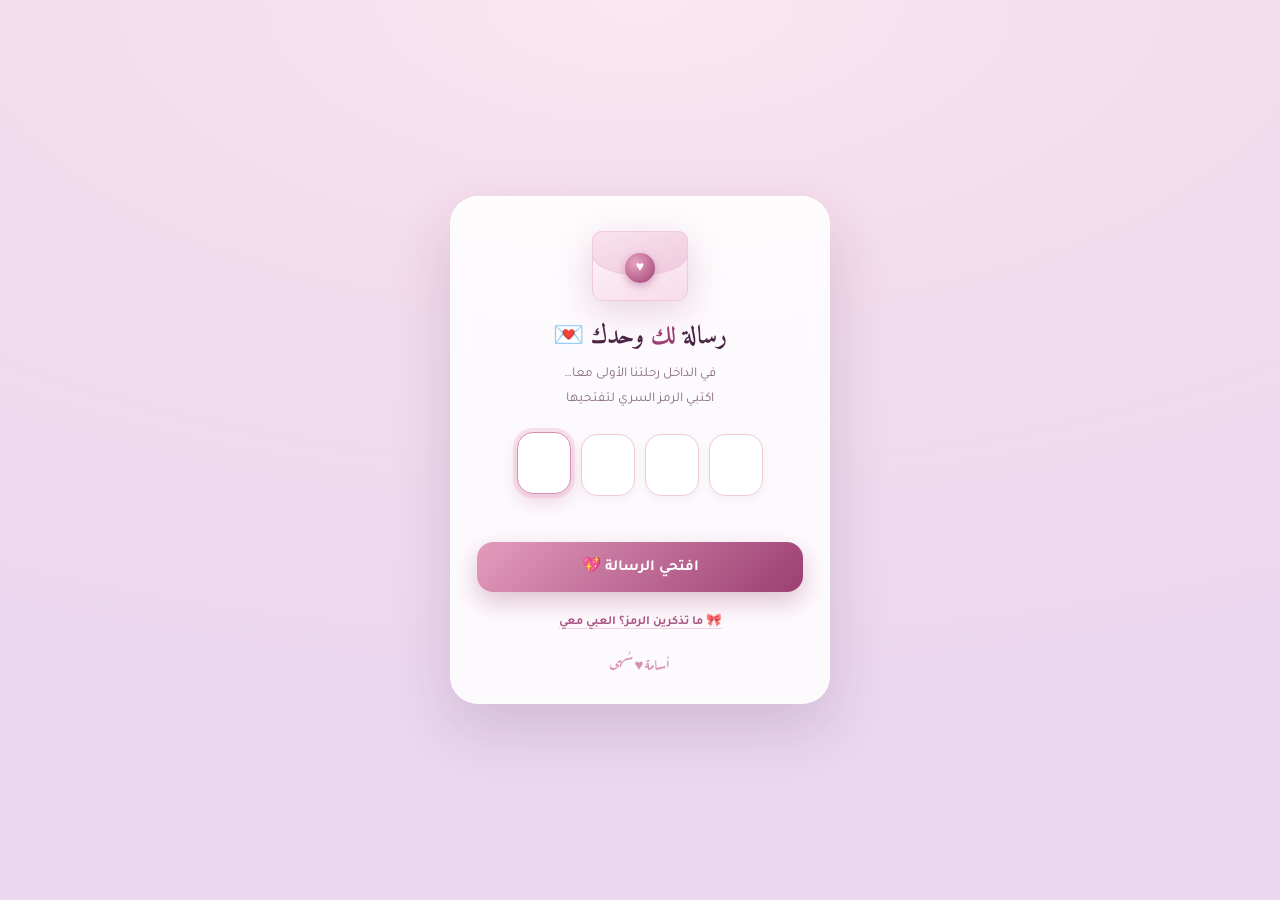
<file: honeymoon/index.html>
<!DOCTYPE html>
<html lang="ar" dir="rtl">
<head>
<meta charset="UTF-8">
<meta name="viewport" content="width=device-width, initial-scale=1.0, viewport-fit=cover">
<meta name="robots" content="noindex, nofollow">
<title>رسالة لك 💌</title>
<meta name="theme-color" content="#F6E4EE">
<link rel="preconnect" href="https://fonts.googleapis.com">
<link rel="preconnect" href="https://fonts.gstatic.com" crossorigin>
<link href="https://fonts.googleapis.com/css2?family=Amiri:wght@400;700&family=Aref+Ruqaa:wght@700&family=Tajawal:wght@300;400;500;700;900&display=swap" rel="stylesheet">
<style>
  :root{
    --ink:#4A2545; --ink-soft:rgba(74,37,69,.66);
    --gold:#D68FB0; --gold-soft:#F0C9DE;
    --ivory:#FDF4F8; --ivory-2:#F6E4EE;
    --wine:#9C3F72; --sage:#B79FDB;
    --line:rgba(74,37,69,.12);
  }
  *{box-sizing:border-box;margin:0;padding:0;-webkit-tap-highlight-color:transparent}
  html,body{height:100%}
  body{
    font-family:'Tajawal',sans-serif; color:var(--ink);
    background:
      radial-gradient(120% 80% at 50% 0%, #FBE6F1 0%, #F3DCEC 40%, #EBD7F0 100%);
    display:flex; align-items:center; justify-content:center;
    padding:22px; overflow:hidden; position:relative;
  }

  /* floating hearts */
  .hearts{position:fixed; inset:0; pointer-events:none; overflow:hidden; z-index:0}
  .hearts span{
    position:absolute; bottom:-40px; font-size:16px; opacity:0;
    animation:rise linear infinite;
  }
  @keyframes rise{
    0%{transform:translateY(0) scale(.7) rotate(0deg); opacity:0}
    12%{opacity:.75}
    100%{transform:translateY(-108vh) scale(1.05) rotate(22deg); opacity:0}
  }
  @media (prefers-reduced-motion:reduce){ .hearts{display:none} }

  /* card */
  .card{
    position:relative; z-index:1; width:100%; max-width:380px;
    background:rgba(255,255,255,.86);
    backdrop-filter:blur(10px); -webkit-backdrop-filter:blur(10px);
    border:1px solid rgba(255,255,255,.9);
    border-radius:28px; padding:34px 26px 28px;
    text-align:center;
    box-shadow:0 24px 60px rgba(74,37,69,.16), 0 2px 0 rgba(255,255,255,.9) inset;
    animation:pop .6s cubic-bezier(.34,1.4,.64,1);
  }
  @keyframes pop{from{opacity:0;transform:translateY(18px) scale(.96)}to{opacity:1;transform:none}}

  /* envelope */
  .env{
    width:96px; height:70px; margin:0 auto 20px; position:relative;
    filter:drop-shadow(0 10px 18px rgba(156,63,114,.22));
  }
  .env .body{
    position:absolute; inset:0; border-radius:10px;
    background:linear-gradient(160deg,#FFF6FA,#F7DCEA);
    border:1.5px solid var(--gold-soft);
  }
  .env .flap{
    position:absolute; left:0; right:0; top:0; height:44px;
    background:linear-gradient(160deg,#F9E3EE,#EFC9DC);
    border:1.5px solid var(--gold-soft);
    border-radius:10px 10px 46% 46%;
    transform-origin:top center; transition:transform .7s cubic-bezier(.5,-0.2,.3,1.3);
  }
  .env .seal{
    position:absolute; left:50%; top:52%; transform:translate(-50%,-50%);
    width:30px; height:30px; border-radius:50%;
    background:radial-gradient(circle at 35% 32%, #E9A4C2, var(--wine));
    color:#fff; font-size:14px; display:flex; align-items:center; justify-content:center;
    box-shadow:0 3px 8px rgba(156,63,114,.4); z-index:2;
    transition:transform .5s ease, opacity .5s ease;
  }
  body.opened .env .flap{transform:rotateX(-172deg)}
  body.opened .env .seal{transform:translate(-50%,-50%) scale(.2) rotate(160deg); opacity:0}

  h1{font-family:'Amiri',serif; font-size:25px; font-weight:700; margin-bottom:7px; line-height:1.35}
  h1 em{font-style:normal; color:var(--wine)}
  .sub{font-size:13.5px; color:var(--ink-soft); line-height:1.85; margin-bottom:22px}

  /* pin */
  .pin{display:flex; gap:10px; justify-content:center; direction:ltr; margin-bottom:8px}
  .pin input{
    width:54px; height:62px; text-align:center;
    font-family:'Amiri',serif; font-size:26px; font-weight:700; color:var(--wine);
    background:#fff; border:1.6px solid var(--gold-soft); border-radius:16px;
    outline:none; transition:.2s; box-shadow:0 3px 10px rgba(74,37,69,.06);
    -moz-appearance:textfield;
  }
  .pin input::-webkit-outer-spin-button,.pin input::-webkit-inner-spin-button{-webkit-appearance:none;margin:0}
  .pin input:focus{
    border-color:var(--gold); transform:translateY(-2px);
    box-shadow:0 8px 18px rgba(214,143,176,.34), 0 0 0 4px rgba(240,201,222,.5);
  }
  .pin input.filled{background:#FFF8FC; border-color:var(--gold)}
  body.wrong .pin{animation:shake .45s}
  @keyframes shake{
    0%,100%{transform:translateX(0)} 20%{transform:translateX(-9px)}
    40%{transform:translateX(9px)} 60%{transform:translateX(-6px)} 80%{transform:translateX(6px)}
  }
  body.wrong .pin input{border-color:#E2799C}

  .msg{min-height:22px; font-size:12.5px; color:var(--ink-soft); margin:6px 0 16px; transition:.2s}
  .msg.err{color:#C2456F; font-weight:700}
  .msg.ok{color:#3E9E7A; font-weight:700}

  button.go{
    width:100%; padding:14px; border:none; border-radius:16px; cursor:pointer;
    font-family:'Tajawal',sans-serif; font-size:15.5px; font-weight:700; color:#fff;
    background:linear-gradient(135deg,#E39CBC,var(--wine));
    box-shadow:0 10px 24px rgba(156,63,114,.3);
    transition:transform .15s, box-shadow .2s, opacity .2s;
  }
  button.go:hover{transform:translateY(-2px); box-shadow:0 14px 30px rgba(156,63,114,.36)}
  button.go:active{transform:translateY(0)}
  button.go:disabled{opacity:.6; cursor:default; transform:none}

  .foot{margin-top:16px; font-family:'Aref Ruqaa',serif; font-size:15px; color:var(--gold)}

  /* ---- memory game ---- */
  .playlink{
    display:block; width:100%; margin-top:14px; background:none; border:none; cursor:pointer;
    font-family:'Tajawal',sans-serif; font-size:12.5px; font-weight:700; color:var(--wine);
    opacity:.85; text-decoration:underline; text-underline-offset:4px;
    text-decoration-color:var(--gold-soft); padding:6px;
  }
  .playlink[hidden]{display:none}   /* explicit display would otherwise beat [hidden] */
  .playlink:hover{opacity:1}
  .game[hidden]{display:none}
  .game{margin-top:6px; animation:pop .45s cubic-bezier(.34,1.4,.64,1)}
  .g-bar{height:5px; border-radius:999px; background:var(--ivory-2); overflow:hidden; margin-bottom:10px}
  .g-bar i{display:block; height:100%; width:0; border-radius:999px;
    background:linear-gradient(90deg,#E39CBC,var(--wine)); transition:width .45s cubic-bezier(.34,1.2,.64,1)}
  .g-step{font-size:11.5px; color:var(--ink-soft); letter-spacing:.12em; margin-bottom:10px}
  .g-q{font-family:'Amiri',serif; font-size:19px; font-weight:700; line-height:1.5; margin-bottom:14px}
  .g-opts{display:flex; flex-direction:column; gap:8px}
  .g-opt{
    width:100%; padding:12px 14px; border-radius:14px; cursor:pointer;
    font-family:'Tajawal',sans-serif; font-size:13.5px; font-weight:700; color:var(--ink);
    background:#fff; border:1.6px solid var(--gold-soft); transition:.18s; text-align:center;
  }
  .g-opt:hover{border-color:var(--gold); transform:translateY(-1px)}
  .g-opt.right{background:#EAF8F1; border-color:#3E9E7A; color:#2C7A5C}
  .g-opt.wrong{background:#FDECF2; border-color:#E2799C; color:#C2456F; animation:shake .4s}
  .g-opt:disabled{cursor:default; transform:none}
  .g-love{font-size:13.5px; line-height:1.9; color:var(--ink); margin:2px 0 12px}
  .g-hint{
    display:flex; gap:9px; align-items:flex-start; text-align:right;
    background:linear-gradient(135deg,#FFF6E6,#FDEBF3);
    border:1.5px dashed var(--gold); border-radius:16px; padding:12px 14px;
    font-size:13px; font-weight:700; color:#8A5B2E; margin-bottom:14px;
  }
  .g-bulb{flex:0 0 auto; font-size:16px}
  .g-done-h{font-family:'Amiri',serif; font-size:20px; font-weight:700; color:var(--wine); margin-bottom:12px}
  .g-hints{list-style:none; text-align:right; margin-bottom:14px}
  .g-hints li{
    font-size:12.5px; color:var(--ink-soft); line-height:1.8; padding:7px 12px; margin-bottom:6px;
    background:var(--ivory); border-radius:12px; border-right:3px solid var(--gold-soft);
  }
  .g-hints li.last{color:var(--wine); font-weight:700; border-right-color:var(--wine); background:#FFF3F9}

  /* ---- slide to open ---- */
  .slide[hidden]{display:none}
  .slide{margin-top:4px;animation:slideIn .45s cubic-bezier(.34,1.4,.64,1)}
  @keyframes slideIn{from{opacity:0;transform:translateY(10px)}to{opacity:1;transform:none}}
  .slide-track{
    --p:0;                                   /* 0 -> 1 as she drags */
    position:relative; height:60px; border-radius:30px; overflow:hidden;
    background:linear-gradient(90deg,
      color-mix(in srgb,#E39CBC calc(var(--p)*100%),#F7E4EE) 0%,
      #F7E4EE 100%);
    border:1.5px solid var(--gold-soft);
    box-shadow:inset 0 2px 6px rgba(156,63,114,.10);
    display:flex; align-items:center; justify-content:center;
    touch-action:none; user-select:none;
  }
  .slide-hint{
    font-size:13.5px; font-weight:700; color:var(--wine); pointer-events:none;
    opacity:calc(1 - var(--p) * 1.6);
    background:linear-gradient(90deg,rgba(156,63,114,.45),var(--wine),rgba(156,63,114,.45));
    background-size:220% 100%;
    -webkit-background-clip:text; background-clip:text; -webkit-text-fill-color:transparent;
    animation:shine 2.4s linear infinite;
  }
  @keyframes shine{from{background-position:220% 0}to{background-position:-20% 0}}
  .slide-knob{
    position:absolute; top:4px; right:4px; width:52px; height:52px; border-radius:50%;
    border:none; cursor:grab; font-size:22px; line-height:1;
    background:radial-gradient(circle at 34% 30%,#F4B9D2,var(--wine));
    color:#fff; box-shadow:0 6px 16px rgba(156,63,114,.42);
    display:flex; align-items:center; justify-content:center;
    touch-action:none; transition:box-shadow .2s;
  }
  .slide-knob:active,.slide-knob.grab{cursor:grabbing; box-shadow:0 8px 22px rgba(156,63,114,.6)}
  .slide-knob:focus-visible{outline:3px solid var(--wine); outline-offset:3px}
  .slide.done .slide-hint{opacity:0}
  @media (prefers-reduced-motion:reduce){ .slide-hint{animation:none} }

  /* loading */
  .spin{
    display:none; width:18px; height:18px; margin:0 auto;
    border:2.5px solid rgba(255,255,255,.45); border-top-color:#fff; border-radius:50%;
    animation:spin .8s linear infinite;
  }
  @keyframes spin{to{transform:rotate(360deg)}}
  body.loading .spin{display:block}
  body.loading .go-text{display:none}

  /* success burst */
  .burst{position:fixed; inset:0; pointer-events:none; z-index:5; display:none}
  body.opened .burst{display:block}
  .burst i{
    position:absolute; left:50%; top:50%; font-size:20px; font-style:normal;
    animation:burst .9s ease-out forwards;
  }
  @keyframes burst{
    from{transform:translate(-50%,-50%) scale(.4); opacity:1}
    to{transform:translate(calc(-50% + var(--dx)), calc(-50% + var(--dy))) scale(1.1); opacity:0}
  }
  @media(max-width:360px){ .pin input{width:48px;height:56px;font-size:23px} }
</style>
</head>
<body>

<div class="hearts" id="hearts" aria-hidden="true"></div>
<div class="burst" id="burst" aria-hidden="true"></div>

<main class="card">
  <div class="env" aria-hidden="true">
    <div class="body"></div>
    <div class="flap"></div>
    <div class="seal">♥</div>
  </div>

  <h1>رسالة <em>لك</em> وحدك 💌</h1>
  <p class="sub">في الداخل رحلتنا الأولى معا…<br>اكتبي الرمز السري لتفتحيها</p>

  <form id="form" autocomplete="off">
    <div class="pin" id="pin">
      <input type="tel" inputmode="numeric" maxlength="1" aria-label="الرقم الأول">
      <input type="tel" inputmode="numeric" maxlength="1" aria-label="الرقم الثاني">
      <input type="tel" inputmode="numeric" maxlength="1" aria-label="الرقم الثالث">
      <input type="tel" inputmode="numeric" maxlength="1" aria-label="الرقم الرابع">
    </div>
    <div class="msg" id="msg" role="status" aria-live="polite"></div>
    <button class="go" id="go" type="submit">
      <span class="go-text">افتحي الرسالة 💖</span>
      <span class="spin"></span>
    </button>
  </form>

  <!-- shown once the code is right: drag the seal across to open the letter -->
  <div class="slide" id="slide" hidden>
    <div class="slide-track" id="slideTrack">
      <span class="slide-hint">اسحبي لفتح الرسالة</span>
      <button class="slide-knob" id="slideKnob" type="button"
              aria-label="اسحبي لفتح الرسالة" role="slider"
              aria-valuemin="0" aria-valuemax="100" aria-valuenow="0">💌</button>
    </div>
  </div>

  <button class="playlink" id="playLink" type="button">🎀 ما تذكرين الرمز؟ العبي معي</button>

  <!-- little memory game: each right answer gives a hint about the code -->
  <div class="game" id="game" hidden>
    <div class="g-bar"><i id="gBar"></i></div>
    <div class="g-step" id="gStep"></div>

    <div id="gAsk">
      <div class="g-q" id="gQ"></div>
      <div class="g-opts" id="gOpts"></div>
    </div>

    <div id="gFeed" hidden>
      <div class="g-love" id="gLove"></div>
      <div class="g-hint"><span class="g-bulb">💡</span><span id="gHint"></span></div>
      <button class="go" id="gNext" type="button">التالي ←</button>
    </div>

    <div id="gDone" hidden>
      <div class="g-done-h">كل التلميحات معك الحين 💕</div>
      <ul class="g-hints" id="gHints"></ul>
      <button class="go" id="gGo" type="button">أدخلي الرمز 💌</button>
    </div>

    <button class="playlink" id="gClose" type="button">↩ رجوع للرمز</button>
  </div>

  <div class="foot">أسامة ♥ سُهى</div>
</main>

<script>
'use strict';
const ITER = 300000, ENC_URL = 'journey.enc', KEEP = 'hm_open';

const $ = id => document.getElementById(id);
const ar = n => String(n).replace(/[0-9]/g, d => '\u0660\u0661\u0662\u0663\u0664\u0665\u0666\u0667\u0668\u0669'[d]);
const pin = [...$('pin').querySelectorAll('input')];
const msg = $('msg'), go = $('go'), form = $('form');

/* ---- floating hearts ---- */
(function(){
  const wrap = $('hearts'), glyphs = ['💗','💖','🤍','💕','🌸','✨'];
  for (let i = 0; i < 16; i++){
    const s = document.createElement('span');
    s.textContent = glyphs[i % glyphs.length];
    s.style.left = Math.random()*100 + '%';
    s.style.fontSize = (12 + Math.random()*14) + 'px';
    s.style.animationDuration = (9 + Math.random()*9) + 's';
    s.style.animationDelay = (Math.random()*10) + 's';
    wrap.appendChild(s);
  }
})();

/* ---- pin box behaviour: auto-advance, backspace, paste ---- */
pin.forEach((box, i) => {
  box.addEventListener('input', () => {
    box.value = box.value.replace(/\D/g,'').slice(0,1);
    box.classList.toggle('filled', !!box.value);
    clearError();
    if (box.value && i < pin.length-1) pin[i+1].focus();
    if (pin.every(b => b.value)) form.requestSubmit();
  });
  box.addEventListener('keydown', e => {
    if (e.key === 'Backspace' && !box.value && i > 0){ pin[i-1].focus(); pin[i-1].value=''; pin[i-1].classList.remove('filled'); }
    if (e.key === 'ArrowLeft'  && i > 0) pin[i-1].focus();
    if (e.key === 'ArrowRight' && i < pin.length-1) pin[i+1].focus();
  });
  box.addEventListener('paste', e => {
    const d = (e.clipboardData.getData('text')||'').replace(/\D/g,'').slice(0,4);
    if (!d) return;
    e.preventDefault();
    d.split('').forEach((ch,k) => { if (pin[k]){ pin[k].value=ch; pin[k].classList.add('filled'); } });
    (pin[d.length] || pin[3]).focus();
    if (pin.every(b => b.value)) form.requestSubmit();
  });
});
setTimeout(() => pin[0].focus(), 400);

function clearError(){ document.body.classList.remove('wrong'); if (msg.classList.contains('err')){ msg.textContent=''; msg.className='msg'; } }
function showError(t){
  msg.textContent = t; msg.className = 'msg err';
  document.body.classList.add('wrong');
  setTimeout(() => document.body.classList.remove('wrong'), 500);
  pin.forEach(b => { b.value=''; b.classList.remove('filled'); });
  pin[0].focus();
  if (navigator.vibrate) try { navigator.vibrate([25,45,25]); } catch(e){}
}

/* ---- prefetch the sealed letter so unlocking feels instant ---- */
let blobPromise = null;
function getBlob(){
  if (!blobPromise){
    blobPromise = fetch(ENC_URL, { cache:'force-cache' })
      .then(r => { if (!r.ok) throw new Error('fetch'); return r.arrayBuffer(); })
      .catch(e => { blobPromise = null; throw e; });
  }
  return blobPromise;
}
getBlob().catch(()=>{});   // warm it up quietly

/* ---- decrypt: PBKDF2-SHA256 -> AES-GCM ---- */
async function unlock(code){
  const buf  = new Uint8Array(await getBlob());
  const salt = buf.slice(0, 16), iv = buf.slice(16, 28), data = buf.slice(28);
  const base = await crypto.subtle.importKey('raw', new TextEncoder().encode(code), 'PBKDF2', false, ['deriveKey']);
  const key  = await crypto.subtle.deriveKey(
    { name:'PBKDF2', salt, iterations:ITER, hash:'SHA-256' },
    base, { name:'AES-GCM', length:256 }, false, ['decrypt']);
  const plain = await crypto.subtle.decrypt({ name:'AES-GCM', iv }, key, data);
  return new TextDecoder().decode(plain);   // throws if the code is wrong
}

function celebrate(){
  const b = $('burst'), g = ['💖','💕','✨','🌸','💗','🤍'];
  for (let i = 0; i < 18; i++){
    const el = document.createElement('i');
    el.textContent = g[i % g.length];
    const a = (Math.PI*2) * (i/18), d = 90 + Math.random()*130;
    el.style.setProperty('--dx', Math.cos(a)*d + 'px');
    el.style.setProperty('--dy', Math.sin(a)*d + 'px');
    el.style.animationDelay = (Math.random()*.12) + 's';
    b.appendChild(el);
  }
}

/* Swap the whole document for the decrypted letter.
   document.write() is not used on purpose: with a payload this large the parser
   never gets around to running the letter's inline script, so the countdown and
   the interactions stay dead. Parsing it and re-creating the script nodes runs
   them deterministically. */
function install(html){
  const doc = new DOMParser().parseFromString(html, 'text/html');

  document.title = doc.title || document.title;
  document.head.querySelectorAll('style, link[rel="stylesheet"]').forEach(n => n.remove());
  Array.from(doc.head.children).forEach(n => {
    if (n.tagName === 'TITLE') return;
    document.head.appendChild(document.importNode(n, true));
  });

  const scripts = Array.from(doc.body.querySelectorAll('script'));
  scripts.forEach(s => s.remove());              // inert copies would never run
  document.body.className = doc.body.className;
  document.body.innerHTML = doc.body.innerHTML;

  scripts.forEach(old => {                       // re-created nodes DO run
    const s = document.createElement('script');
    Array.from(old.attributes).forEach(a => s.setAttribute(a.name, a.value));
    s.textContent = old.textContent;
    document.body.appendChild(s);
  });

  window.scrollTo(0, 0);
}

/* ---- memory game: every right answer earns a hint toward the code ---- */
const QUIZ = [
  { q:'اول شي… متى كان يوم زواجنا؟',
    opts:['٧ اغسطس ٢٠٢٦ — الجمعة','١٧ اغسطس ٢٠٢٦ — الاحد','٧ سبتمبر ٢٠٢٦ — الاثنين'], ans:0,
    love:'صح يا حياتي 💍 من ذاك اليوم وانا احسب نفسي اسعد رجل في الدنيا، وكل يوم يمر احبك اكثر من اللي قبله.',
    hint:'الرمز اربعة ارقام… وانت تعرفينها من دون ما تفكرين.' },

  { q:'وش اسم القاعة اللي تزوجنا فيها؟',
    opts:['قصر اللؤلؤة','قصر الماسة البيضاء','قاعة الاميرات'], ans:1,
    love:'صح 🤍 قصر الماسة البيضاء… والله ما شفت احد في القاعة غيرك، ولا اذكر من الليلة شي غير ابتسامتك.',
    hint:'مو من تاريخ، ولا من عيد ميلاد… شي ثاني تماما.' },

  { q:'وش اسم الفندق اللي نزلنا فيه بعد الزواج؟',
    opts:['Four Seasons','DoubleTree by Hilton','Marriott'], ans:1,
    love:'صح 🏨 اول مكان جمعنا لحالنا… وكانت اجمل ايام، ولا زلت اتذكر ضحكتك فيه.',
    hint:'ولا هو رقم بيت، ولا رقم سيارة.' },

  { q:'اكثر مدينة تحبينها؟',
    opts:['جدة','ابها','المدينة المنورة'], ans:2,
    love:'صح 🕌 المدينة المنورة… احب اني اعرف وش يريح قلبك، وان شاء الله نرجع لها سوا مرات ومرات.',
    hint:'شي تحملينه معك كل يوم وما تنسينه ابدا.' },

  { q:'اول لعبة لعبناها سوا؟',
    opts:['It Takes Two','Overcooked','Split Fiction'], ans:2,
    love:'صح 🎮 حتى في اللعب ما نفترق — نلعب سوا، ونكمل بعض، ونضحك لين ننسى الوقت.',
    hint:'لونه ما يهم… بس ما تطلعين من البيت بدونه 📱' },

  { q:'واكثر لعبة احبها انا؟',
    opts:['The Witcher 3','GTA V','Elden Ring'], ans:0,
    love:'صح 🐺 تعرفين حتى العابي… وهذا اللي يفرحني، انك تنتبهين لتفاصيلي الصغيرة.',
    hint:'صح، جوالك… فيه الرقم اللي ادور عليه.' },

  { q:'اكثر اكلة احبها انا؟',
    opts:['البامية','الكبسة','المندي'], ans:0,
    love:'صح 😋 تعرفينني اكثر من نفسي، وهذي اكثر حاجة تطمني — ان في شخص يعرفني عن ظهر قلب.',
    hint:'مو رقم جوالي انا… رقمك انت.' },

  { q:'وش اكثر شي اتمنى واود اني املكه؟',
    opts:['سيارة فخمة','بيت','مزرعة'], ans:1,
    love:'صح 🏡 بيت لنا… اكثر شي اتمناه اني اوفر لك بيت يجمعنا ونرتب فيه حياتنا سوا، عشان اطمن علينا وعلى مستقبلنا.',
    hint:'مو الرقم كامل… جزء منه بس.' },

  { q:'واخر سؤال… كم سنة ونحنا نحب بعض؟',
    opts:['سنة','سنتين','ثلاث سنوات'], ans:1,
    love:'سنتين 💗 مرينا فيها بصعوبات كثيرة وتجاوزناها سوا، وكل مرة نطلع منها اقوى واقرب. والجاي عمر كامل ان شاء الله.',
    hint:'اخر ٤ ارقام من رقم جوالك 💕 — هذا هو الرمز.' },
];

const game=$('game'), playLink=$('playLink');
let qi=0, earned=[];

function showGame(on){
  game.hidden = !on;
  form.hidden = on;
  playLink.hidden = on;
  if (on){ qi=0; earned=[]; renderQ(); }
}
function renderQ(){
  $('gAsk').hidden=false; $('gFeed').hidden=true; $('gDone').hidden=true;
  const item = QUIZ[qi];
  $('gStep').textContent = 'سؤال ' + ar(qi+1) + ' من ' + ar(QUIZ.length);
  $('gBar').style.width = (qi / QUIZ.length * 100) + '%';
  $('gQ').textContent = item.q;
  const box=$('gOpts'); box.innerHTML='';
  item.opts.forEach((text,i) => {
    const b=document.createElement('button');
    b.type='button'; b.className='g-opt'; b.textContent=text;
    b.addEventListener('click', () => answer(i, b));
    box.appendChild(b);
  });
}
function answer(i, btn){
  const item = QUIZ[qi];
  if (i !== item.ans){
    btn.classList.add('wrong'); btn.disabled = true;
    if (navigator.vibrate) try { navigator.vibrate([20,40,20]); } catch(e){}
    return;
  }
  btn.classList.add('right');
  [...$('gOpts').children].forEach(b => b.disabled = true);
  if (navigator.vibrate) try { navigator.vibrate([12,30,12,30,60]); } catch(e){}
  earned.push(item.hint);
  setTimeout(() => {
    $('gAsk').hidden = true; $('gFeed').hidden = false;
    $('gLove').textContent = item.love;
    $('gHint').textContent = item.hint;
    $('gBar').style.width = ((qi+1) / QUIZ.length * 100) + '%';
    $('gNext').textContent = (qi === QUIZ.length-1) ? 'خلصنا 💕' : 'التالي ←';
  }, 520);
}
$('gNext').addEventListener('click', () => {
  qi++;
  if (qi < QUIZ.length) renderQ(); else finishGame();
});
function finishGame(){
  $('gAsk').hidden=true; $('gFeed').hidden=true; $('gDone').hidden=false;
  $('gStep').textContent='';
  const ul=$('gHints'); ul.innerHTML='';
  earned.forEach((h,i) => {
    const li=document.createElement('li');
    li.textContent=h;
    if (i === earned.length-1) li.className='last';
    ul.appendChild(li);
  });
}
playLink.addEventListener('click', () => showGame(true));
$('gClose').addEventListener('click', () => showGame(false));
$('gGo').addEventListener('click', () => { showGame(false); pin[0].focus(); });

/* ---- slide-to-open: the code is right, now she drags the seal across ---- */
const slide = $('slide'), track = $('slideTrack'), knob = $('slideKnob');
let _pendingHtml = null, dragging = false, startX = 0, travel = 0, maxX = 0, opened = false;

function armSlider(html){
  _pendingHtml = html;
  form.hidden = true;                 // the keypad has done its job
  game.hidden = true; playLink.hidden = true;
  slide.hidden = false;
  msg.textContent = 'الرمز صحيح ✨ اسحبي الختم لتفتحيها';
  msg.className = 'msg ok';
  slide.appendChild(msg);             // keep the message under the slider
}
function setProgress(px){
  travel = Math.max(0, Math.min(maxX, px));
  const p = maxX ? travel / maxX : 0;
  knob.style.transform = 'translateX(' + (-travel) + 'px)';
  track.style.setProperty('--p', p.toFixed(3));
  knob.setAttribute('aria-valuenow', Math.round(p * 100));
}
function springBack(){ knob.style.transition = 'transform .3s cubic-bezier(.34,1.4,.64,1)';
  setProgress(0); setTimeout(() => { knob.style.transition = ''; }, 320); }
function completeSlide(){
  if (opened) return; opened = true;
  slide.classList.add('done');
  setProgress(maxX);
  if (navigator.vibrate) try { navigator.vibrate([12,28,12]); } catch(e){}
  reveal(_pendingHtml);
}
knob.addEventListener('pointerdown', e => {
  if (opened) return;
  e.preventDefault();
  dragging = true; startX = e.clientX;
  maxX = track.clientWidth - knob.offsetWidth - 8;
  knob.classList.add('grab');
  try { knob.setPointerCapture(e.pointerId); } catch(err){}
});
knob.addEventListener('pointermove', e => {
  if (!dragging || opened) return;
  setProgress(startX - e.clientX);          // RTL: drag leftwards
  if (travel >= maxX - 2) { dragging = false; completeSlide(); }
});
function endDrag(){
  if (!dragging || opened) return;
  dragging = false; knob.classList.remove('grab');
  if (travel >= maxX - 2) completeSlide(); else springBack();
}
knob.addEventListener('pointerup', endDrag);
knob.addEventListener('pointercancel', endDrag);
// keyboard: Enter/Space opens it too
knob.addEventListener('keydown', e => {
  if (e.key === 'Enter' || e.key === ' '){ e.preventDefault();
    maxX = track.clientWidth - knob.offsetWidth - 8; completeSlide(); }
});

function reveal(html){
  document.body.classList.add('opened');
  msg.textContent = 'أهلا بك يا سُهى 💕'; msg.className = 'msg ok';
  celebrate();
  if (navigator.vibrate) try { navigator.vibrate([15,40,15,40,60]); } catch(e){}
  setTimeout(() => install(html), 1150);
}

form.addEventListener('submit', async e => {
  e.preventDefault();
  const code = pin.map(b => b.value).join('');
  if (code.length < 4){ showError('اكتبي الأرقام الأربعة أولا 🌷'); return; }
  document.body.classList.add('loading'); go.disabled = true;
  msg.textContent = 'لحظة… أفتح لك الرسالة'; msg.className = 'msg';
  try {
    const html = await unlock(code);
    try { sessionStorage.setItem(KEEP, code); } catch(err){}
    document.body.classList.remove('loading');
    armSlider(html);          // right code — now the slide-to-open gesture
  } catch (err) {
    document.body.classList.remove('loading'); go.disabled = false;
    showError(err && err.message === 'fetch'
      ? 'تعذر تحميل الرسالة — تأكدي من الإنترنت 🥺'
      : 'الرمز غير صحيح… حاولي مرة ثانية 🥺');
  }
});

/* ---- already unlocked this session? open straight away ---- */
(async function resume(){
  let saved = null;
  try { saved = sessionStorage.getItem(KEEP); } catch(e){}
  if (!saved) return;
  try {
    const html = await unlock(saved);
    install(html);
  } catch(e){ try { sessionStorage.removeItem(KEEP); } catch(err){} }
})();
</script>
</body>
</html>
</file>
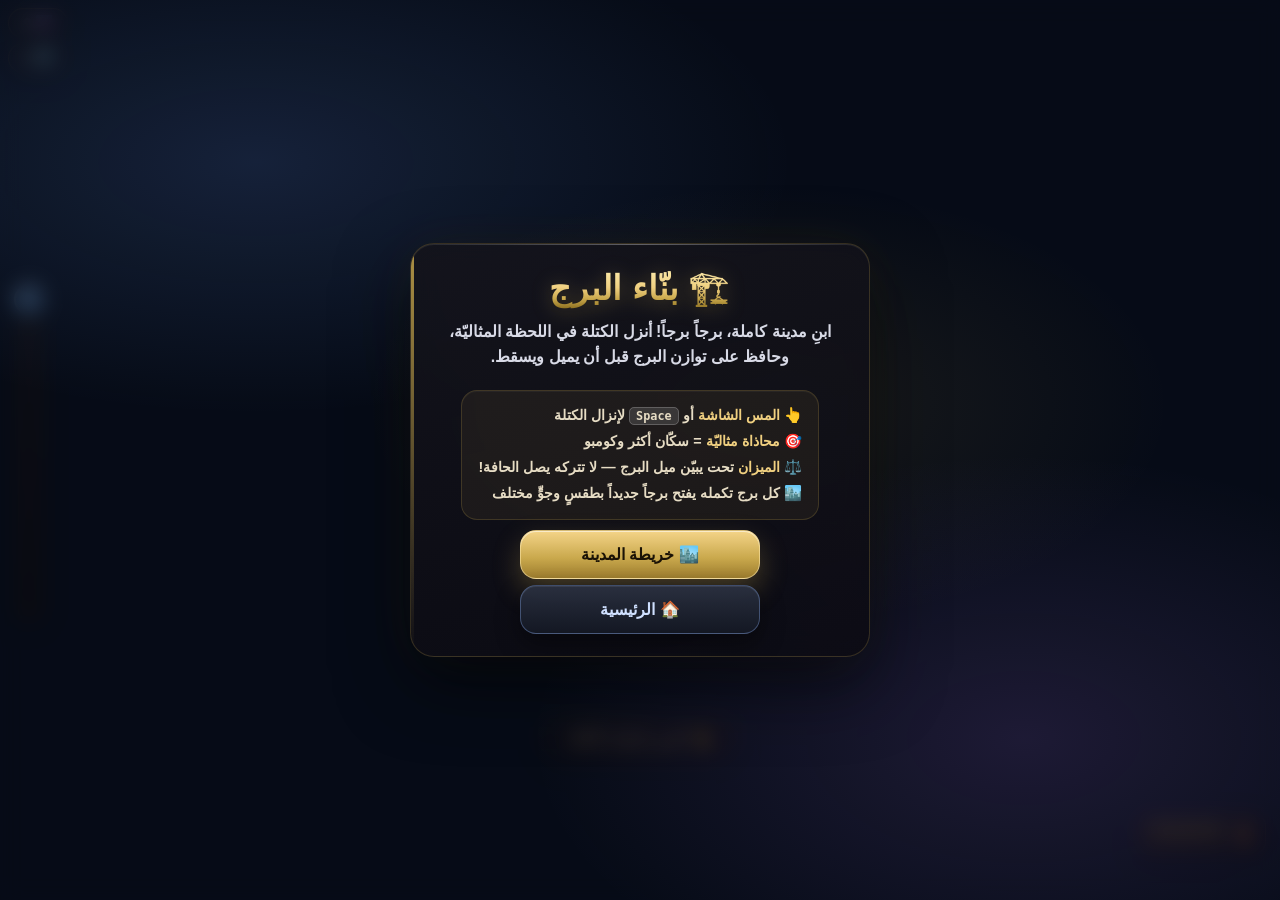
<file: borj.html>
<!DOCTYPE html>
<html lang="ar" dir="rtl">
<head>
<meta charset="UTF-8">
<meta name="viewport" content="width=device-width,initial-scale=1,maximum-scale=1,user-scalable=no,viewport-fit=cover">
<title>بنّاء البرج | Wanees</title>
<meta name="theme-color" content="#0a1a2e">
<meta name="description" content="ابنِ مدينة كاملة برجاً برجاً! أنزل الكتل في اللحظة المثاليّة، حافظ على توازن البرج، وافتح أبراجاً جديدة بأجواء وطقس مختلف.">
<link rel="manifest" href="manifest.json">
<link rel="icon" href="icon-192.png">
<style>
*{box-sizing:border-box;-webkit-tap-highlight-color:transparent}
html,body{margin:0;padding:0;height:100%;overflow:hidden;background:#0a1a2e;
  font-family:'Tajawal','Cairo','Segoe UI',sans-serif;user-select:none;-webkit-user-select:none;
  touch-action:none;overscroll-behavior:none;color:#fff}
#game{position:fixed;inset:0}
#cv{position:absolute;inset:0;width:100%;height:100%;display:block}

#hud{position:absolute;top:calc(8px + env(safe-area-inset-top,0));left:8px;right:8px;
  display:flex;justify-content:space-between;align-items:flex-start;gap:6px;
  pointer-events:none;z-index:5;color:#fff;text-shadow:0 2px 4px rgba(0,0,0,0.85);font-weight:800;flex-wrap:wrap}
.hud-col{display:flex;flex-direction:column;gap:5px}
.hud-col.right{align-items:flex-end}
.hud-pill{background:linear-gradient(165deg,rgba(20,20,28,0.85),rgba(12,12,20,0.8));
  border:1px solid rgba(201,168,76,0.45);
  border-radius:50px;padding:5px 14px;font-size:0.92rem;display:flex;gap:5px;align-items:center;
  backdrop-filter:blur(6px);-webkit-backdrop-filter:blur(6px);white-space:nowrap;
  box-shadow:0 6px 18px rgba(0,0,0,0.4),inset 0 1px 0 rgba(255,255,255,0.07)}
.hud-pill.combo{border-color:rgba(255,136,56,0.7);
  background:linear-gradient(165deg,rgba(70,30,8,0.85),rgba(40,16,4,0.8));animation:comboPulse 0.6s infinite}
@keyframes comboPulse{0%,100%{transform:scale(1)}50%{transform:scale(1.08)}}
/* Battery-style floor counter on the left edge */
#batteryWrap{position:absolute;left:12px;top:50%;transform:translateY(-50%);
  width:34px;display:flex;flex-direction:column;align-items:center;z-index:5;pointer-events:none;
  filter:drop-shadow(0 4px 10px rgba(0,0,0,0.5))}
#batteryCap{width:14px;height:5px;background:linear-gradient(180deg,#3a3a4a,#1a1a26);
  border:1px solid rgba(201,168,76,0.45);border-bottom:0;border-radius:3px 3px 0 0}
#batteryTarget{width:30px;height:30px;border-radius:50%;
  background:radial-gradient(circle at 35% 30%,#7ec0ff,#2a78c0 65%,#0e3a78);
  border:2px solid #cfe6ff;display:flex;align-items:center;justify-content:center;
  color:#fff;font-weight:900;font-size:0.95rem;font-family:'Tajawal',sans-serif;
  box-shadow:0 3px 0 #0a2a55,0 0 14px rgba(126,192,255,0.4),inset 0 1px 0 rgba(255,255,255,0.45);
  margin:-2px 0 4px}
#batteryBody{width:22px;flex-grow:0;height:42vh;max-height:300px;
  background:linear-gradient(180deg,#1a1a26,#0a0a14);
  border:2px solid rgba(201,168,76,0.55);border-radius:5px;
  box-shadow:inset 0 2px 6px rgba(0,0,0,0.7);position:relative;overflow:hidden;padding:2px}
#batterySegs{position:absolute;left:2px;right:2px;bottom:2px;top:2px;
  display:flex;flex-direction:column-reverse;gap:2px}
.bat-seg{flex:1;border-radius:2px;background:rgba(255,255,255,0.05)}
.bat-seg.on{background:linear-gradient(90deg,#ffce5a 0%,#ffe48a 40%,#aa6810 100%);
  box-shadow:inset 0 1px 0 rgba(255,255,255,0.5),0 0 6px rgba(255,206,90,0.4)}
.bat-seg.peak{background:linear-gradient(90deg,#ff8030 0%,#ffd060 40%,#aa3000 100%)}
@media (max-width:480px){#batteryWrap{left:8px}#batteryTarget{width:26px;height:26px;font-size:0.85rem}#batteryBody{width:18px;max-height:240px}}

/* Population counter on the bottom-right */
#popCounter{position:absolute;right:14px;
  bottom:calc(46px + env(safe-area-inset-bottom,0));z-index:5;pointer-events:none;
  display:flex;align-items:center;gap:8px;
  background:linear-gradient(165deg,rgba(20,20,28,0.85),rgba(8,8,14,0.85));
  border:1px solid rgba(201,168,76,0.55);
  border-radius:12px;padding:6px 12px;backdrop-filter:blur(6px);
  -webkit-backdrop-filter:blur(6px);
  box-shadow:0 6px 18px rgba(0,0,0,0.5),inset 0 1px 0 rgba(255,255,255,0.06)}
#popFig{width:18px;height:24px;display:block;filter:drop-shadow(0 1px 0 rgba(0,0,0,0.6))}
#popNum{font-family:'Courier New','Tajawal',monospace;font-weight:900;font-size:1.4rem;
  letter-spacing:2px;color:#fff;text-shadow:0 0 14px rgba(255,210,0,0.6),0 2px 0 #000;
  font-variant-numeric:tabular-nums;
  background:linear-gradient(180deg,#ffffff 0%,#fff2a8 60%,#cc9a30 100%);
  -webkit-background-clip:text;background-clip:text;color:transparent;
  filter:drop-shadow(0 1px 0 rgba(0,0,0,0.6))}
@media (max-width:480px){#popNum{font-size:1.15rem}#popFig{width:16px;height:20px}}

/* Balance meter (lean indicator) */

#tapZone{position:absolute;inset:0;z-index:3;cursor:pointer;touch-action:none}

#dropHint{position:absolute;bottom:calc(16% + env(safe-area-inset-bottom,0));left:50%;
  transform:translateX(-50%);z-index:4;
  background:linear-gradient(165deg,rgba(20,20,28,0.8),rgba(12,12,20,0.75));
  border:1px solid rgba(201,168,76,0.6);border-radius:50px;padding:8px 22px;
  color:var(--gold-light);font-weight:900;font-size:1rem;pointer-events:none;
  backdrop-filter:blur(6px);-webkit-backdrop-filter:blur(6px);
  animation:hintBob 1.5s infinite ease-in-out;
  box-shadow:0 8px 22px rgba(0,0,0,0.4),0 0 18px rgba(201,168,76,0.18),inset 0 1px 0 rgba(255,255,255,0.07)}
@keyframes hintBob{0%,100%{transform:translateX(-50%) translateY(0)}50%{transform:translateX(-50%) translateY(-4px)}}
.hide-hint #dropHint{display:none}

#comboFlash{position:absolute;top:32%;left:50%;transform:translate(-50%,-50%);
  z-index:6;font-size:2.2rem;font-weight:900;text-align:center;
  background:linear-gradient(180deg,#fff,var(--gold-light) 55%,var(--gold) 100%);
  -webkit-background-clip:text;background-clip:text;color:transparent;
  filter:drop-shadow(0 0 24px rgba(201,168,76,0.85)) drop-shadow(0 3px 0 rgba(0,0,0,0.4));
  opacity:0;pointer-events:none;font-family:'Tajawal',sans-serif;line-height:1.15}
#comboFlash.on{animation:flashIn 0.95s ease-out forwards}
@keyframes flashIn{0%{opacity:0;transform:translate(-50%,-50%) scale(0.5)}25%{opacity:1;transform:translate(-50%,-62%) scale(1.12)}100%{opacity:0;transform:translate(-50%,-100%) scale(1)}}

#pauseBtn{position:absolute;top:calc(8px + env(safe-area-inset-top,0));right:50%;
  transform:translateX(calc(50% + 0px));margin-top:36px;
  width:40px;height:40px;border-radius:50%;
  background:linear-gradient(165deg,rgba(20,20,28,0.82),rgba(12,12,20,0.78));
  border:1px solid rgba(201,168,76,0.6);color:var(--gold-light);font-size:1.1rem;font-weight:900;
  z-index:7;cursor:pointer;display:none;font-family:inherit;backdrop-filter:blur(6px);
  box-shadow:0 6px 16px rgba(0,0,0,0.4),inset 0 1px 0 rgba(255,255,255,0.07)}
.playing #pauseBtn{display:block}

/* ===== Neo crystalline glass theme (matches الفخ / الذاكرة) ===== */
:root{ --gold:#c9a84c; --gold-light:#f0d080; }
.overlay{position:absolute;inset:0;z-index:20;
  display:flex;align-items:center;justify-content:center;
  padding:24px 18px;text-align:center;color:#fff;overflow-y:auto;
  background:rgba(6,8,16,0.74);backdrop-filter:blur(10px);-webkit-backdrop-filter:blur(10px);
  animation:ovFade 0.45s ease-out}
@keyframes ovFade{from{opacity:0}to{opacity:1}}
/* ambient drifting glow behind the panel (cornflower + violet + gold) */
.overlay::before{content:'';position:absolute;inset:0;z-index:0;pointer-events:none;
  background:
    radial-gradient(ellipse 60% 40% at 20% 18%,rgba(100,149,237,0.16),transparent 70%),
    radial-gradient(ellipse 55% 45% at 80% 82%,rgba(160,112,224,0.15),transparent 70%),
    radial-gradient(ellipse 45% 35% at 60% 45%,rgba(201,168,76,0.10),transparent 70%);
  animation:gpAmbient 16s ease-in-out infinite alternate}
@keyframes gpAmbient{
  0%{transform:translate(0,0) scale(1);opacity:.85}
  50%{transform:translate(-2.5%,2%) scale(1.06);opacity:1}
  100%{transform:translate(2%,-2.5%) scale(1.03);opacity:.9}}
@media (prefers-reduced-motion:reduce){.overlay::before{animation:none}}
/* the floating glass panel */
.glass-card{position:relative;z-index:1;width:100%;max-width:460px;
  display:flex;flex-direction:column;align-items:center;
  background:linear-gradient(165deg,rgba(20,20,28,0.93),rgba(12,12,20,0.88));
  backdrop-filter:blur(14px);-webkit-backdrop-filter:blur(14px);
  border:1px solid rgba(201,168,76,0.22);border-radius:24px;padding:26px 22px 22px;overflow:hidden;
  box-shadow:0 26px 70px rgba(0,0,0,0.6),0 0 50px rgba(201,168,76,0.07),inset 0 1px 0 rgba(255,255,255,0.07);
  animation:cardIn 0.45s cubic-bezier(0.34,1.4,0.64,1)}
@keyframes cardIn{from{opacity:0;transform:translateY(18px) scale(0.96)}to{opacity:1;transform:none}}
.glass-card::before{content:'';position:absolute;left:0;top:0;width:3px;height:100%;
  background:linear-gradient(180deg,var(--gold),transparent);opacity:0.85}
.glass-card::after{content:'';position:absolute;left:0;right:0;top:0;height:1px;
  background:linear-gradient(90deg,transparent,rgba(255,255,255,0.28),transparent)}
.ov-title{font-size:2.1rem;font-weight:900;margin:0 0 10px;letter-spacing:0.5px;line-height:1.15;
  background:linear-gradient(180deg,#fbe9a8 0%,var(--gold-light) 45%,var(--gold) 74%,#8b6e1f 100%);
  -webkit-background-clip:text;background-clip:text;color:transparent;
  filter:drop-shadow(0 2px 10px rgba(201,168,76,0.35))}
.ov-sub{font-size:1rem;color:#d8dae6;margin:0 0 14px;max-width:420px;line-height:1.6;font-weight:600}
.ov-btn{position:relative;overflow:hidden;
  background:linear-gradient(180deg,#f4d488,var(--gold) 58%,#9c7c2e);
  border:1px solid rgba(255,236,176,0.55);color:#1a1206;
  border-radius:16px;padding:14px 34px;font-size:1.02rem;font-weight:900;cursor:pointer;
  box-shadow:0 12px 28px rgba(201,168,76,0.3),inset 0 1px 0 rgba(255,255,255,0.55);
  font-family:inherit;margin:6px 0 0;min-width:240px;transition:transform 0.12s,box-shadow 0.2s,filter 0.2s}
.ov-btn:hover{filter:brightness(1.06)}
.ov-btn:active{transform:translateY(2px);box-shadow:0 5px 14px rgba(201,168,76,0.3),inset 0 1px 0 rgba(255,255,255,0.55)}
/* sheen sweep on the primary button */
.ov-btn::after{content:'';position:absolute;top:0;left:-60%;width:40%;height:100%;
  background:linear-gradient(105deg,transparent,rgba(255,255,255,0.5),transparent);
  transform:skewX(-18deg);animation:btnSheen 4.5s ease-in-out infinite}
@keyframes btnSheen{0%,72%{left:-60%}86%{left:130%}100%{left:130%}}
.ov-btn.secondary{background:linear-gradient(180deg,rgba(42,48,64,0.96),rgba(20,24,36,0.96));
  border:1px solid rgba(120,150,210,0.42);color:#cfe0ff;
  box-shadow:0 10px 24px rgba(0,0,0,0.42),inset 0 1px 0 rgba(255,255,255,0.08)}
.ov-btn.secondary::after{display:none}
.ov-btn.secondary:active{box-shadow:0 4px 10px rgba(0,0,0,0.42),inset 0 1px 0 rgba(255,255,255,0.08)}
@media (prefers-reduced-motion:reduce){.ov-btn::after{animation:none;display:none}}
.ov-stats{background:rgba(0,0,0,0.34);border:1px solid rgba(201,168,76,0.2);border-radius:16px;
  padding:14px 22px;margin:6px 0 14px;font-size:1.0rem;color:var(--gold-light);font-weight:800;
  box-shadow:inset 0 1px 0 rgba(255,255,255,0.05);width:100%}
.ov-stats strong{color:#fff;font-size:1.3rem;display:block;margin-top:2px}
.ov-tips{background:rgba(201,168,76,0.08);border:1px solid rgba(201,168,76,0.2);border-radius:16px;
  padding:12px 16px;margin:6px 0 4px;font-size:0.9rem;color:#e6dcc4;line-height:1.8;font-weight:600;
  text-align:right;box-shadow:inset 0 1px 0 rgba(255,255,255,0.04)}
.ov-tips strong{color:var(--gold-light);font-weight:800}
kbd{background:rgba(255,255,255,0.12);border:1px solid rgba(255,255,255,0.2);border-radius:5px;
  padding:1px 6px;font-family:monospace;font-size:0.82em}

/* City map grid — lacquered glass cards */
.map-grid{display:grid;grid-template-columns:repeat(3,1fr);gap:10px;max-width:400px;margin:6px 0 14px;width:100%}
.map-card{background:linear-gradient(160deg,rgba(28,28,40,0.92),rgba(14,14,22,0.94));
  border:1px solid rgba(255,255,255,0.09);border-radius:16px;
  padding:10px 6px 8px;display:flex;flex-direction:column;align-items:center;gap:5px;
  cursor:pointer;transition:transform 0.15s,border-color 0.2s,box-shadow 0.2s;
  position:relative;min-height:96px;justify-content:flex-end;overflow:hidden;
  box-shadow:0 8px 20px rgba(0,0,0,0.4),inset 0 1px 0 rgba(255,255,255,0.05)}
.map-card::after{content:'';position:absolute;inset:0;border-radius:inherit;
  background:linear-gradient(120deg,transparent 35%,rgba(255,255,255,0.08) 50%,transparent 65%);pointer-events:none}
.map-card.locked{opacity:0.42;cursor:not-allowed;filter:grayscale(0.7)}
.map-card.done{border-color:rgba(61,186,122,0.55);box-shadow:0 0 18px rgba(61,186,122,0.18),inset 0 1px 0 rgba(255,255,255,0.05)}
.map-card.current{border-color:var(--gold);box-shadow:0 0 22px rgba(201,168,76,0.4),inset 0 1px 0 rgba(255,255,255,0.06);animation:curPulse 1.6s infinite}
@keyframes curPulse{0%,100%{box-shadow:0 0 16px rgba(201,168,76,0.3),inset 0 1px 0 rgba(255,255,255,0.06)}50%{box-shadow:0 0 30px rgba(201,168,76,0.6),inset 0 1px 0 rgba(255,255,255,0.06)}}
.map-card:not(.locked):hover{transform:translateY(-3px);border-color:rgba(201,168,76,0.6)}
.map-card canvas{width:54px;height:64px;border-radius:8px;position:relative;z-index:1}
.map-name{font-size:0.74rem;font-weight:800;color:#fff;line-height:1.2;position:relative;z-index:1}
.map-meta{font-size:0.66rem;color:var(--gold-light);font-weight:700;position:relative;z-index:1}
.map-badge{position:absolute;top:4px;left:4px;font-size:0.8rem;z-index:2}
.map-weather{position:absolute;top:4px;right:6px;font-size:0.85rem;z-index:2}

@media(max-width:480px){
  .ov-title{font-size:1.7rem}
  .hud-pill{font-size:0.78rem;padding:4px 11px}
  .ov-sub{font-size:0.9rem}
  .ov-btn{font-size:0.95rem;padding:12px 26px;min-width:200px}
  .glass-card{padding:22px 16px 18px}
  #dropHint{font-size:0.9rem;padding:7px 18px}
  .map-grid{gap:8px}
  .map-card canvas{width:46px;height:56px}
}
</style>
</head>
<body>
<div id="game">
  <canvas id="cv"></canvas>
  <div id="tapZone"></div>
  <div id="dropHint">👆 المس لإنزال الكتلة</div>
  <div id="comboFlash">مثالي!</div>
  <!-- Battery-style floor counter on the left -->
  <div id="batteryWrap" aria-hidden="true">
    <div id="batteryCap"></div>
    <div id="batteryTarget"><span id="batTargetTxt">6</span></div>
    <div id="batteryBody">
      <div id="batterySegs"></div>
    </div>
  </div>
  <!-- Population counter at the bottom-right (figure + 5-digit number) -->
  <div id="popCounter" aria-hidden="true">
    <svg viewBox="0 0 12 16" id="popFig">
      <circle cx="6" cy="3" r="2.4" fill="#e89a30"/>
      <rect x="3.5" y="5.5" width="5" height="6.5" rx="1" fill="#e89a30"/>
      <rect x="3.5" y="11" width="2" height="4.5" fill="#c87420"/>
      <rect x="6.5" y="11" width="2" height="4.5" fill="#c87420"/>
    </svg>
    <span id="popNum">00000</span>
  </div>
  <div id="hud">
    <div class="hud-col">
      <span class="hud-pill combo" id="hudCombo" style="display:none">🔥 ×1</span>
    </div>
    <div class="hud-col right">
      <span class="hud-pill" id="hudCity">🌆 0</span>
      <span class="hud-pill" id="hudBuilding">🏙️ 1</span>
    </div>
  </div>
  <button id="pauseBtn" type="button" onclick="togglePause()" aria-label="إيقاف">⏸</button>

  <div class="overlay" id="startOv">
   <div class="glass-card">
    <h1 class="ov-title">🏗️ بنّاء البرج</h1>
    <p class="ov-sub">ابنِ مدينة كاملة، برجاً برجاً! أنزل الكتلة في اللحظة المثاليّة، وحافظ على توازن البرج قبل أن يميل ويسقط.</p>
    <div class="ov-tips">
      👆 <strong>المس الشاشة</strong> أو <kbd>Space</kbd> لإنزال الكتلة<br>
      🎯 <strong>محاذاة مثاليّة</strong> = سكّان أكثر وكومبو<br>
      ⚖️ <strong>الميزان</strong> تحت يبيّن ميل البرج — لا تتركه يصل الحافة!<br>
      🏙️ كل برج تكمله يفتح برجاً جديداً بطقسٍ وجوٍّ مختلف
    </div>
    <div class="ov-stats" id="startStats" style="display:none">
      <div>🌆 إجمالي سكّان مدينتك: <strong id="startCityTotal">0</strong></div>
      <div>🏆 أعلى رقم وصلته: <strong id="startBest">0</strong></div>
    </div>
    <button class="ov-btn" onclick="openMap()">🏙️ خريطة المدينة</button>
    <button class="ov-btn secondary" onclick="location.href='index.html'">🏠 الرئيسية</button>
   </div>
  </div>

  <div class="overlay" id="mapOv" style="display:none">
   <div class="glass-card">
    <h1 class="ov-title" id="mapTitle">🏙️ خريطة المدينة</h1>
    <p class="ov-sub" id="mapSub">اختر برجاً لبنائه. أكمل الأبراج لفتح الأعلى منها.</p>
    <div class="map-grid" id="mapGrid"></div>
    <button class="ov-btn" id="mapStartBtn" onclick="startSelected()">ابدأ البناء ▶</button>
    <button class="ov-btn secondary" onclick="backToStart()">رجوع</button>
   </div>
  </div>

  <div class="overlay" id="completeOv" style="display:none">
   <div class="glass-card">
    <h1 class="ov-title" id="completeTitle">🎉 اكتمل البرج!</h1>
    <p class="ov-sub" id="completeSub"></p>
    <div class="ov-stats">
      <div>👥 سكّان البرج: <strong id="cmpPop">0</strong></div>
      <div>⭐ إجمالي هذه الجولة: <strong id="cmpTotal">0</strong></div>
      <div>🌆 إجمالي مدينتك: <strong id="cmpCity">0</strong></div>
    </div>
    <button class="ov-btn" id="cmpNextBtn" onclick="afterComplete()">🏙️ البرج التالي</button>
   </div>
  </div>

  <div class="overlay" id="pauseOv" style="display:none">
   <div class="glass-card">
    <h1 class="ov-title">⏸ إيقاف</h1>
    <p class="ov-sub">خذ نفسك… برجك ينتظرك!</p>
    <button class="ov-btn" onclick="resumeGame()">▶ متابعة</button>
    <button class="ov-btn secondary" onclick="quitToMap()">🏙️ الخريطة</button>
   </div>
  </div>

  <div class="overlay" id="overOv" style="display:none">
   <div class="glass-card">
    <h1 class="ov-title" id="overTitle">💥 مال البرج وسقط!</h1>
    <p class="ov-sub" id="overSub"></p>
    <div class="ov-stats">
      <div>🏢 الطوابق: <strong id="finalFloor">0</strong></div>
      <div>👥 السكّان: <strong id="finalPop">0</strong></div>
      <div>⭐ إجمالي هذه الجولة: <strong id="finalTotal">0</strong></div>
      <div>🌆 إجمالي مدينتك: <strong id="finalCity">0</strong></div>
    </div>
    <button class="ov-btn" onclick="retryBuilding()">🔄 أعد المحاولة</button>
    <button class="ov-btn secondary" onclick="quitToMap()">🏙️ الخريطة</button>
   </div>
  </div>
</div>

<script src="game-core.js"></script>
<script>
'use strict';
/* ============================================================
   بنّاء البرج — Tower-Bloxx style city builder
   Equal-width blocks stack and LEAN (no shrinking). Misaligned
   drops tip the tower; the centre of mass leaving the base
   footprint topples it. Finishing a building's floor target
   caps it with a roof and unlocks the next plot on the city map.
   ============================================================ */
const cv = document.getElementById('cv');
const ctx = cv.getContext('2d');
let CW = 0, CH = 0, DPR = 1;
function resize(){
  DPR = Math.min(window.devicePixelRatio || 1, 2);
  CW = window.innerWidth; CH = window.innerHeight;
  cv.width = Math.floor(CW * DPR); cv.height = Math.floor(CH * DPR);
  cv.style.width = CW + 'px'; cv.style.height = CH + 'px';
  ctx.setTransform(DPR, 0, 0, DPR, 0, 0);
}
window.addEventListener('resize', resize);
window.addEventListener('orientationchange', resize);
resize();

/* ===== Buildings (the city) ===== */
// Each building: a distinct look, floor target, block size, weather, and
// difficulty knobs that ramp across the city. The last entry has
// dynamicWeather=true — its weather morphs by altitude (clouds → night →
// space) instead of using a single fixed look.
const BUILDINGS = [
  { name:'برج الوادي',      floors:6,  bw:68, bh:46, c1:'#5fb0d4', c2:'#1f5c80', win:'#a0d8f0', weather:'sunny',
    swing:0.0110, wind:0,    style:'arabian',  trim:'columns', winPattern:'cube', balconyEvery:0, frame:'#e0b040' },
  { name:'برج النخيل',      floors:8,  bw:66, bh:44, c1:'#3bd0a4', c2:'#0e6b50', win:'#aef0d8', weather:'cloudy',
    swing:0.0125, wind:0,    style:'tropical', trim:'frame',   winPattern:'cube', balconyEvery:0, frame:'#f5d860' },
  { name:'البرج الذهبي',    floors:10, bw:64, bh:44, c1:'#f4b948', c2:'#aa6810', win:'#fff0c8', weather:'sunny',
    swing:0.0140, wind:0.04, style:'gold',     trim:'columns', winPattern:'cube', balconyEvery:0, frame:'#fff2a0' },
  { name:'برج المحيط',      floors:12, bw:62, bh:42, c1:'#4cc4f0', c2:'#0a4a80', win:'#c8eaf8', weather:'rainy',
    swing:0.0152, wind:0.18, style:'ocean',    trim:'frame',   winPattern:'cube', balconyEvery:0, frame:'#e0b040' },
  { name:'برج الغروب',      floors:14, bw:60, bh:42, c1:'#f08aa8', c2:'#9c2f6a', win:'#fad0e0', weather:'sunset',
    swing:0.0165, wind:0.12, style:'sunset',   trim:'columns', winPattern:'cube', balconyEvery:0, frame:'#ffd060' },
  { name:'البرج البنفسجي',  floors:16, bw:58, bh:40, c1:'#a070d8', c2:'#4a2080', win:'#dac4f0', weather:'night',
    swing:0.0178, wind:0.05, style:'deco',     trim:'columns', winPattern:'cube', balconyEvery:0, frame:'#ffd060' },
  { name:'ناطحة السحاب',    floors:20, bw:58, bh:40, c1:'#9aa8bc', c2:'#1f2a3a', win:'#c8d8e8', weather:'windy',
    swing:0.0195, wind:0.34, style:'modern',   trim:'frame',   winPattern:'cube', balconyEvery:0, frame:'#d0d0d0' },
  { name:'برج الفضاء',      floors:26, bw:56, bh:38, c1:'#8c98ec', c2:'#2a307a', win:'#d8dcf0', weather:'space',
    swing:0.0215, wind:0.15, style:'space',    trim:'none',    winPattern:'cube', balconyEvery:0, frame:'#80f0e0' },
  { name:'برج السماء العظيم',floors:80, bw:60, bh:40, c1:'#dcc890', c2:'#6a4810', win:'#fff0c8', weather:'sunny',
    swing:0.0128, wind:0.08, style:'modern',   trim:'frame',   winPattern:'cube', balconyEvery:0, frame:'#e0b040', dynamicWeather:true },
];
const WEATHER_ICON = { sunny:'☀️', cloudy:'⛅', rainy:'🌧️', sunset:'🌇', night:'🌙', windy:'🌬️', space:'🚀' };

/* ===== State ===== */
const G = {
  state: 'idle', // idle | swinging | falling | over | paused | complete
  bIndex: 0,         // current building index
  selIndex: 0,       // selected on map
  B: null,           // active building def
  blocks: [],        // {offset, color, win, h, roof}
  current: null,     // swinging/falling block {offset, screenY, vy, color, swingPhase, ...}
  pop: 0,            // residents in current building
  cityTotal: 0,      // total across whole run
  combo: 0, perfectStreak: 0,
  cameraY: 0, camTarget: undefined,
  shake: 0, leanVis: 0,    // smoothed visual lean for the dot
  particles: [], chunks: [], people: [], scorePops: [],
  clouds: [], rain: [], stars: [], birds: [],
  windPhase: 0, time: 0,
  topple: null,      // topple animation state
  lightning: 0,      // white flash timer (frames remaining)
  lastTier: 0,       // last difficulty tier crossed (for "SPEED UP!" cue)
  zoom: 1,           // camera zoom (shrinks as tower grows so it stays visible)
  zoomTarget: 1,
  lastT: 0, raf: 0,
};
const GROUND_GAP = 64;       // px from canvas bottom to street level
const CRANE_GAP = 150;       // px the pivot sits above the tower top (screen)
const PERFECT_TOL = 4;       // px diff considered perfect

/* ===== Persistence ===== */
function loadProgress(){
  try { return Math.max(0, parseInt(localStorage.getItem('borjUnlocked')||'0',10)); } catch(e){ return 0; }
}
function saveProgress(idx){ try { localStorage.setItem('borjUnlocked', String(idx)); } catch(e){} }
function loadBestPop(){ try { return parseInt(localStorage.getItem('borjBestPop')||'0',10); } catch(e){ return 0; } }
function saveBestPop(v){ try { localStorage.setItem('borjBestPop', String(v)); } catch(e){} }
// Lifetime cumulative population — accumulates across every run and never
// resets, so the player has a long-term progress number to chase.
function loadLifeCity(){ try { return parseInt(localStorage.getItem('borjLifeCity')||'0',10); } catch(e){ return 0; } }
function addLifeCity(delta){ const v = loadLifeCity()+Math.max(0,delta|0); try{ localStorage.setItem('borjLifeCity', String(v)); }catch(e){} return v; }
let UNLOCKED = loadProgress();

/* ===== Audio ===== */
let AC = null;
function initAudio(){ AC = WG.initAudio(); }   // shared AudioContext from game-core
function tone(freq, dur, delayMs, type, vol){
  if (!AC) return;
  const run = () => {
    const t = AC.currentTime, o = AC.createOscillator(), g = AC.createGain();
    o.type = type||'square'; o.frequency.value = freq;
    g.gain.value = vol||0.06; g.gain.exponentialRampToValueAtTime(0.0008, t+dur);
    o.connect(g); g.connect(AC.destination); o.start(t); o.stop(t+dur+0.05);
  };
  if (delayMs) setTimeout(run, delayMs); else run();
}
function noiseHit(){
  if (!AC) return;
  const t = AC.currentTime, b = AC.createBuffer(1, 1200, AC.sampleRate), d = b.getChannelData(0);
  for (let i=0;i<d.length;i++) d[i] = (Math.random()*2-1) * (1 - i/d.length);
  const s = AC.createBufferSource(); s.buffer = b;
  const g = AC.createGain(); g.gain.value = 0.12; g.gain.exponentialRampToValueAtTime(0.001, t+0.18);
  const f = AC.createBiquadFilter(); f.type='lowpass'; f.frequency.value=900;
  s.connect(f); f.connect(g); g.connect(AC.destination); s.start(t);
}
function sndDrop(){ tone(180,0.07,0,'square',0.05); }
function sndLand(){ noiseHit(); tone(120,0.12,0,'sine',0.05); }
function sndPerfect(){ tone(880,0.06,0,'sine',0.06); tone(1320,0.06,55,'sine',0.06); tone(1760,0.09,120,'sine',0.05); }
function sndComplete(){ [523,659,784,1046,1318].forEach((f,i)=>tone(f,0.16,i*90,'triangle',0.06)); }
function sndTopple(){ tone(300,0.5,0,'sawtooth',0.07); tone(150,0.6,80,'sawtooth',0.06); noiseHit(); }

/* ===== Input ===== */
function handleTap(){ if (G.state === 'swinging') doDrop(); }
document.getElementById('tapZone').addEventListener('pointerdown', e => { e.preventDefault(); handleTap(); });
window.addEventListener('keydown', e => {
  if (e.code==='Space' || e.code==='Enter'){ if (G.state==='swinging') doDrop(); e.preventDefault(); }
  else if (e.code==='Escape' || e.code==='KeyP'){ if (G.state==='swinging'||G.state==='falling') togglePause(); }
});

/* ===== Geometry =====
   World: X is fixed (camera only scrolls Y). Plot centre = CW/2.
   Floor i bottom worldY = i * bh. Screen Y grows downward. */
function bh(){ return G.B.bh; }
function bw(){ return G.B.bw; }
function floorScreenBottom(i){ return (CH - GROUND_GAP) - (i * bh() - G.cameraY); }
// Map an arbitrary world height (0 = ground/base, +Y up) to a screen Y.
// Everything that should "stay in the world" (ground, skyline, clouds,
// birds) uses this so it scrolls down and out of view as the camera rises.
function worldYToScreen(wy){ return (CH - GROUND_GAP) - (wy - G.cameraY); }
// World-Y at the very top / bottom edges of the current viewport.
function viewTopWorld(){ return G.cameraY + (CH - GROUND_GAP); }
function viewBottomWorld(){ return G.cameraY - GROUND_GAP; }
function towerTopWorld(){ return G.blocks.length * bh(); }
function centerOfMass(){
  if (!G.blocks.length) return 0;
  let s = 0; for (const b of G.blocks) s += b.offset;
  return s / G.blocks.length;
}

/* ===== Round flow ===== */
function spawnSwingingBlock(){
  // Randomize starting phase + per-block tempo + wind drift phase so each
  // drop has its own rhythm. This is the spam-exploit killer — the player
  // can no longer just tap on the same beat over and over.
  G.current = {
    offset: 0, screenY: 0, vy: 0, color: null,
    swingMul:    0.90 + Math.random() * 0.25,   // tempo jitter ~±13%
    windPhase:   Math.random() * Math.PI * 2,
    jitterPhase: Math.random() * Math.PI * 2,
    swingPhase:  Math.random() * Math.PI * 2,   // start at any point of the arc
  };
  G.state = 'swinging';
}
// Perfect-tolerance tightens as the tower grows so the player can't camp on
// a flat ±4 px window forever. 4 → 3 → 2 (1 from floor 40+).
function perfectTol(){
  const n = G.blocks.length;
  if (n < 8) return 4;
  if (n < 20) return 3;
  if (n < 40) return 2;
  return 1.5;
}
function craneScreenY(){
  // pivot sits a fixed gap above the current tower top, in screen space
  return floorScreenBottom(G.blocks.length) - CRANE_GAP;
}
function doDrop(){
  if (!G.current) return;
  G.current.vy = 0;
  // Drop starts from wherever the block is hovering (60 px above the next
  // landing spot); store its TOP screen Y so the falling code can advance
  // it downward toward floorScreenBottom(blocks.length) - h.
  const landingY = floorScreenBottom(G.blocks.length);
  G.current.dropScreenY = landingY - 60 - bh(); // top of block
  G.state = 'falling';
  sndDrop();
  document.body.classList.add('hide-hint');
}
function ropeLen(){ return CRANE_GAP - bh() - 6; }

function landBlock(){
  const cur = G.current, B = G.B;
  const idx = G.blocks.length;
  const prev = idx > 0 ? G.blocks[idx-1] : null;
  // Miss check: must overlap the floor below (or the ground for floor 0)
  if (prev){
    const gap = Math.abs(cur.offset - prev.offset);
    if (gap >= B.bw - 4){
      // slid off — dramatic fall + game over
      G.chunks.push({ x: CW/2 - B.bw/2 + cur.offset, yb: floorScreenBottom(idx),
        w: B.bw, h: B.bh, vx: (cur.offset>prev.offset?1:-1)*2, vy: -2,
        color: B.c1, color2: B.c2, win: B.win, rot:0, vr:(Math.random()-0.5)*0.14 });
      G.current = null;
      topple('miss');
      return;
    }
  }
  const diff = prev ? Math.abs(cur.offset - prev.offset) : Math.abs(cur.offset);
  const perfect = diff <= perfectTol();
  if (perfect && prev){ cur.offset = prev.offset; } // snap flush
  G.blocks.push({ offset: cur.offset, color: B.c1, color2: B.c2, win: B.win, h: B.bh, roof:false });
  // Compounding streak scoring — each consecutive perfect pays MORE than
  // the last (25, 50, 75, 100, …). This is the chase mechanic that turns
  // a one-tap timing game into something addictive.
  let residents;
  if (perfect){
    G.perfectStreak++; G.combo = G.perfectStreak;
    residents = 25 * G.perfectStreak;
    showComboFlash(G.perfectStreak >= 2 ? ('مثالي ×'+G.perfectStreak+'!') : 'مثالي!');
    sndPerfect();
    spawnSparkleRing(CW/2 + cur.offset, floorScreenBottom(idx) - B.bh/2);
  } else {
    G.perfectStreak = 0; G.combo = 0;
    const acc = 1 - Math.min(1, diff / (B.bw*0.7));
    residents = Math.round(8 + 20 * acc);
    sndLand();
  }
  G.pop += residents;
  G.cityTotal += residents;
  // Floating "+N" score-pop on the block — readable feedback that pairs
  // with the audio so the player feels each individual reward.
  G.scorePops.push({
    x: CW/2 + cur.offset, y: floorScreenBottom(idx) - B.bh,
    vy: -1.4, life: 50, text: '+' + residents, color: perfect ? '#ffd200' : '#ffffff',
    big: perfect
  });
  spawnPeople(CW/2 + cur.offset, floorScreenBottom(idx) - B.bh/2, residents);
  spawnPuff(CW/2 + cur.offset, floorScreenBottom(idx), perfect);
  G.shake = perfect ? 2 : 5;
  G.current = null;
  // Milestone fireworks: at 5/10/20/30 floors flash the screen, banner
  // a "speed up" cue, and bump the zoom-out target. Keeps long runs
  // punctuated with payoff moments instead of one long grind.
  const n = G.blocks.length;
  if (n === 5 || n === 10 || n === 20 || n === 30){
    G.lightning = 28;
    G.shake = Math.max(G.shake, 8);
    sndPerfect();
    showComboFlash('🚀 ' + n + ' طوابق!\nمستوى أعلى!');
  }
  // No more zoom-out: the camera follows the tower top so the player
  // always sees the active build zone at full size. Lower floors scroll
  // off the bottom of the screen — exactly how Tower Bloxx plays.
  G.zoomTarget = 1;
  // Topple from leaning too far (centre of mass leaves the base footprint)
  const com = centerOfMass();
  if (Math.abs(com) > B.bw * 0.62){ topple('lean'); return; }
  // Building complete?
  if (G.blocks.length >= B.floors){ completeBuilding(); return; }
  // Next floor
  scrollCamera();
  updateHud();
  spawnSwingingBlock();
}

function scrollCamera(){
  const desiredScreenY = CH * 0.60;
  G.camTarget = towerTopWorld() - (CH - GROUND_GAP - desiredScreenY);
  if (G.camTarget < 0) G.camTarget = 0;
}

/* ===== Topple (game over) ===== */
function topple(kind){
  G.state = 'over';
  G.shake = 18;
  sndTopple();
  const com = centerOfMass();
  G.topple = { ang: 0, vang: (com >= 0 ? 1 : -1) * 0.012 + (Math.random()*0.004), kind, t: 0 };
  setTimeout(showGameOver, 1100);
}
function showGameOver(){
  document.body.classList.remove('playing');
  const best = loadBestPop();
  if (G.cityTotal > best) saveBestPop(G.cityTotal);
  // Bank only this incomplete building's residents (completed ones were
  // already banked individually in completeBuilding — avoids double-count)
  const life = addLifeCity(G.pop);
  document.getElementById('finalFloor').textContent = G.blocks.length;
  document.getElementById('finalPop').textContent = G.pop;
  document.getElementById('finalTotal').textContent = G.cityTotal;
  document.getElementById('finalCity').textContent = life;
  document.getElementById('overTitle').textContent = G.topple && G.topple.kind === 'lean'
    ? '🏚️ مال البرج كثيراً وانهار!' : '💥 طاحت الكتلة!';
  const f = G.blocks.length, need = G.B.floors;
  document.getElementById('overSub').textContent = f >= need*0.7
    ? 'كنت قريباً جداً من إكمال ' + G.B.name + '! حاول تثبّت توازنك أكثر.'
    : 'ركّز على إبقاء النقطة في منتصف الميزان — التوازن أهم من السرعة.';
  document.getElementById('overOv').style.display = 'flex';
}

/* ===== Building complete ===== */
function completeBuilding(){
  G.state = 'complete';
  // Cap with a roof block
  const com = centerOfMass();
  G.blocks.push({ offset: com, color: G.B.c2, color2: G.B.c1, win: G.B.win, h: G.B.bh, roof:true });
  scrollCamera();
  updateHud();
  sndComplete();
  for (let i=0;i<5;i++) spawnSparkleRing(CW/2 + com + (Math.random()*60-30), floorScreenBottom(G.blocks.length) - 20 - i*14);
  const bonus = 200 + G.bIndex * 100;
  G.pop += bonus; G.cityTotal += bonus;
  // Unlock next
  if (G.bIndex + 1 > UNLOCKED && G.bIndex + 1 < BUILDINGS.length){
    UNLOCKED = G.bIndex + 1; saveProgress(UNLOCKED);
  }
  const best = loadBestPop();
  if (G.cityTotal > best) saveBestPop(G.cityTotal);
  setTimeout(() => {
    document.getElementById('completeTitle').textContent = '🎉 اكتمل ' + G.B.name + '!';
    document.getElementById('completeSub').textContent =
      'سكنه ' + G.pop + ' نسمة! (+' + bonus + ' مكافأة إكمال) ' +
      (G.bIndex+1 < BUILDINGS.length ? 'وفُتح برجٌ جديد على الخريطة 🏙️' : 'أكملت كل أبراج المدينة! 🏆');
    document.getElementById('cmpPop').textContent = G.pop;
    document.getElementById('cmpTotal').textContent = G.cityTotal;
    // Bank this building's residents into the lifetime city total
    document.getElementById('cmpCity').textContent = addLifeCity(G.pop);
    document.getElementById('cmpNextBtn').textContent =
      (G.bIndex+1 < BUILDINGS.length) ? '🏙️ البرج التالي' : '🏙️ الخريطة';
    document.body.classList.remove('playing');
    document.getElementById('completeOv').style.display = 'flex';
  }, 900);
}
window.afterComplete = function(){
  document.getElementById('completeOv').style.display = 'none';
  if (G.bIndex + 1 < BUILDINGS.length){ G.selIndex = G.bIndex + 1; }
  openMap();
};

/* ===== Effects ===== */
function showComboFlash(txt){
  const el = document.getElementById('comboFlash');
  el.textContent = txt; el.classList.remove('on'); void el.offsetWidth; el.classList.add('on');
}
function spawnPuff(sx, syBottom, perfect){
  const n = perfect ? 10 : 14;
  for (let i=0;i<n;i++){
    const a = Math.PI + Math.random()*Math.PI;
    const s = 1 + Math.random()*2.2;
    G.particles.push({ x:sx + (Math.random()*bw()-bw()/2)*0.6, y:syBottom,
      vx:Math.cos(a)*s, vy:Math.sin(a)*s*0.6, life:18+Math.random()*12,
      color: perfect ? '#fff8a0' : 'rgba(210,205,190,0.85)', g:0.05 });
  }
}
function spawnSparkleRing(sx, sy){
  for (let i=0;i<16;i++){
    const a = i/16*Math.PI*2, s = 1.5+Math.random()*1.5;
    G.particles.push({ x:sx, y:sy, vx:Math.cos(a)*s, vy:Math.sin(a)*s,
      life:26+Math.random()*10, color: i%2?'#ffd200':'#fff8a0', g:0.02 });
  }
}
function spawnPeople(sx, sy, residents){
  const n = Math.min(4, 1 + Math.floor(residents/40));
  for (let i=0;i<n;i++){
    G.people.push({ x:sx + (Math.random()*40-20), y:sy, vy:-1-Math.random(),
      life:40, color:['#ffd6a0','#a0d8ff','#ffb0c0','#c0ffb0'][i%4] });
  }
}

/* ===== Weather init =====
   Clouds and birds now live in WORLD space (each has a `wy` altitude in
   world units) so they stream downward past the player as the camera
   climbs — instead of being glued to the screen. They recycle to the top
   of the view when they scroll off the bottom, so the sky stays alive at
   any height. */
function initWeather(forced){
  G.clouds = []; G.rain = []; G.stars = []; G.birds = [];
  const w = forced || (G.B && G.B.weather) || 'sunny';
  // Clouds: present in every weather except clear space. Density varies.
  // Spread them across a tall world band so there's always more above you.
  let cloudN = 0;
  if (w==='windy') cloudN = 9;
  else if (w==='cloudy' || w==='rainy') cloudN = 8;
  else if (w==='sunny' || w==='sunset' || w==='night') cloudN = 5;
  // Start clouds up in the sky (above ~35% screen height) and stacked higher,
  // so they never overlap the street and there's always more coming.
  const cloudFloor = viewBottomWorld() + CH*0.35;
  const span = CH * 2.0;
  for (let i=0;i<cloudN;i++){
    G.clouds.push({
      x: Math.random()*CW,
      wy: cloudFloor + Math.random()*span,
      s: 0.55 + Math.random()*0.85,
      spd: (w==='windy'?1.4:0.35)*(0.6+Math.random()),
      grey: (w==='rainy' || w==='windy' || w==='night')
    });
  }
  if (w==='rainy'){ for (let i=0;i<90;i++) G.rain.push({ x:Math.random()*CW, y:Math.random()*CH, len:8+Math.random()*8, spd:9+Math.random()*6 }); }
  if (w==='night'||w==='space'){ for (let i=0;i<70;i++) G.stars.push({ x:Math.random()*CW, y:Math.random()*CH*0.75, r:Math.random()<0.2?2:1, tw:Math.random()*6 }); }
  // Birds: low-to-mid altitude flocks for daytime skies (not night/space).
  if (w==='sunny'||w==='sunset'||w==='cloudy'||w==='windy'){
    for (let i=0;i<3;i++) G.birds.push({
      x: Math.random()*CW,
      wy: viewBottomWorld() + CH*0.4 + Math.random()*(CH*1.4),
      spd: 0.5+Math.random()*0.7, ph: Math.random()*6
    });
  }
}

/* ===== Update ===== */
function update(dt){
  if (G.state==='paused' || G.state==='idle') return;
  G.time += dt;
  G.windPhase += dt * 0.03;
  if (G.lightning > 0) G.lightning -= dt;
  if (G.camTarget !== undefined){
    // Frame-rate-independent exponential smoothing for the camera follow
    const k = 1 - Math.exp(-0.12 * dt);
    G.cameraY += (G.camTarget - G.cameraY) * k;
    if (Math.abs(G.cameraY - G.camTarget) < 0.3){ G.cameraY = G.camTarget; G.camTarget = undefined; }
  }
  // Zoom out so the whole tower stays visible on screen as it grows
  G.zoom += (G.zoomTarget - G.zoom) * 0.06 * dt;
  // Score-pop floaters
  for (const sp of G.scorePops){ sp.y += sp.vy*dt; sp.vy *= Math.pow(0.96, dt); sp.life -= dt; }
  G.scorePops = G.scorePops.filter(sp => sp.life > 0);
  // Smooth lean indicator
  const com = G.B ? centerOfMass() : 0;
  G.leanVis += (com - G.leanVis) * 0.15 * dt;

  if (G.state==='swinging' && G.current){
    // Difficulty tiers — gentler curve than before (was 1.0→3.8). Players
    // reported the previous ramp got punishing too fast.
    const n = G.blocks.length;
    const tierMul = n < 5 ? 1.0 : n < 12 ? 1.20 : n < 22 ? 1.45 : n < 35 ? 1.75 : n < 50 ? 2.05 : n < 70 ? 2.35 : 2.65;
    const tierRange = n < 8 ? 0.55 : n < 18 ? 0.80 : 1.0;
    // Pure sinusoidal pendulum — no boundary clamping, no direction flips,
    // so the motion stays buttery smooth even on dropped frames.
    G.current.swingPhase += G.B.swing * tierMul * (G.current.swingMul||1) * dt * Math.PI;
    const range = Math.min(Math.max(60, CW*0.34), ropeLen()*0.9) * tierRange;
    let off = Math.sin(G.current.swingPhase) * range;
    // Wind kicks in mid-tower; the random per-block phase still prevents
    // a rhythmic spam exploit even though the overall difficulty is lower.
    const windBase = (G.B.wind || 0) + Math.min(0.30, Math.max(0, n - 6) * 0.010);
    off += Math.sin(G.windPhase*2.2 + (G.current.windPhase||0)) * range * windBase * 0.45;
    if (n >= 8) off += Math.sin(G.windPhase*7.3 + (G.current.jitterPhase||0)) * (range * 0.025);
    const cap = ropeLen() * 0.95;
    // Smoothly approach the target offset instead of snapping — feels more
    // organic, especially when the wind term adds a high-frequency jiggle.
    const target = Math.max(-cap, Math.min(cap, off));
    const k = 1 - Math.exp(-0.55 * dt);
    G.current.offset += (target - G.current.offset) * k;
  } else if (G.state==='falling' && G.current){
    // Sub-step gravity so the fall stays smooth even when one frame jumps
    // forward by 2×. Without this you get a perceptible "stutter" right
    // before landing on slower devices.
    const steps = Math.max(1, Math.ceil(dt * 2));
    const subDt = dt / steps;
    const targetTop = floorScreenBottom(G.blocks.length) - bh();
    for (let s = 0; s < steps; s++){
      G.current.vy += 1.6 * subDt;
      G.current.dropScreenY += G.current.vy * subDt;
      if (G.current.dropScreenY >= targetTop){
        G.current.dropScreenY = targetTop;
        landBlock();
        return;
      }
    }
  } else if (G.state==='over' && G.topple){
    G.topple.t += dt; G.topple.vang += 0.0009*dt; G.topple.ang += G.topple.vang*dt;
  }
  // Chunks
  for (const c of G.chunks){ c.vy += 0.9*dt; c.x += c.vx*dt; c.yb += c.vy*dt; c.rot += c.vr*dt; }
  G.chunks = G.chunks.filter(c => c.yb < CH + 240);
  // Particles
  for (const p of G.particles){ p.x += p.vx*dt; p.y += p.vy*dt; p.vy += (p.g||0.05)*dt*6; p.life -= dt; }
  G.particles = G.particles.filter(p => p.life > 0);
  // People fly-up
  for (const pe of G.people){ pe.y += pe.vy*dt; pe.life -= dt; }
  G.people = G.people.filter(pe => pe.life > 0);
  // Weather motion — clouds/birds drift horizontally AND recycle vertically
  // in world space so they keep streaming past as the camera climbs.
  const topW = viewTopWorld();
  for (const cl of G.clouds){
    cl.x += cl.spd*dt;
    if (cl.x > CW+80) cl.x = -80;
    // If it has scrolled below the bottom of the view, respawn above the top
    if (worldYToScreen(cl.wy) > CH + 80){
      cl.wy = topW + 30 + Math.random()*220;
      cl.x = Math.random()*CW;
      cl.s = 0.55 + Math.random()*0.85;
    }
  }
  for (const r of G.rain){ r.y += r.spd*dt; r.x -= r.spd*0.3*dt; if (r.y > CH){ r.y = -10; r.x = Math.random()*CW; } }
  for (const b of G.birds){
    b.x += b.spd*dt; b.ph += 0.1*dt;
    if (b.x > CW+30) b.x = -30;
    if (worldYToScreen(b.wy) > CH + 60){
      b.wy = topW + 20 + Math.random()*180;
      b.x = Math.random()*CW;
    }
  }
  if (G.shake > 0) G.shake -= 0.6*dt;
}

/* ===== Render ===== */
function getSkyColors(w){
  switch(w){
    case 'sunny':  return ['#7ec8ff','#cdeeff','#fff4d0'];
    case 'cloudy': return ['#9bb0c4','#c4d2de','#dde6ee'];
    case 'rainy':  return ['#4a5a6a','#5e6e7e','#6e7e8c'];
    case 'sunset': return ['#3a2a6a','#ff7a52','#ffcf8a'];
    case 'night':  return ['#0a0a28','#1a1a44','#2a2a55'];
    case 'windy':  return ['#8a9aaa','#aebccb','#cdd8e2'];
    case 'space':  return ['#02010a','#0a0820','#140a30'];
    default: return ['#7ec8ff','#cdeeff','#fff4d0'];
  }
}
// Altitude-driven weather morph for buildings flagged dynamicWeather. Every
// climb threshold swaps the sky + effects: ground sunny → high clouds →
// sunset → night with stars → outer space. Buildings without the flag just
// use their static weather.
const ALT_TABLE = [
  {floor: 0,  w:'sunny'},
  {floor: 12, w:'cloudy'},
  {floor: 24, w:'windy'},
  {floor: 38, w:'sunset'},
  {floor: 52, w:'night'},
  {floor: 68, w:'space'},
];
function effectiveWeather(){
  if (!G.B) return 'sunny';
  if (!G.B.dynamicWeather) return G.B.weather;
  const n = G.blocks.length;
  let cur = ALT_TABLE[0].w;
  for (const t of ALT_TABLE){ if (n >= t.floor) cur = t.w; else break; }
  return cur;
}
function render(){
  const B = G.B; if (!B) return;
  const w = effectiveWeather();
  // Re-init cloud/rain/star arrays when the dynamic weather flips bands so
  // every altitude band looks distinct (e.g. clouds appear, then stars).
  if (G._lastFxWeather !== w){ G._lastFxWeather = w; initWeather(w); }
  const sky = getSkyColors(w);
  const sg = ctx.createLinearGradient(0,0,0,CH);
  sg.addColorStop(0, sky[0]); sg.addColorStop(0.55, sky[1]); sg.addColorStop(1, sky[2]);
  ctx.fillStyle = sg; ctx.fillRect(0,0,CW,CH);

  // Ground level in screen space — anchored to WORLD Y=0, so it scrolls
  // down and disappears below as the camera climbs (you rise above the city).
  const groundY = worldYToScreen(0);
  drawWeatherBack(w);
  // Only draw the city skyline + ground while they're still near the view.
  const groundVisible = groundY < CH + 220;
  if (groundVisible) drawSkyline(groundY);

  let ox=0, oy=0;
  if (G.shake > 0){ ox=(Math.random()-0.5)*G.shake; oy=(Math.random()-0.5)*G.shake; }
  ctx.save();
  ctx.translate(ox, oy);

  if (groundVisible){
    // Street / ground
    ctx.fillStyle = w==='space' ? '#1a1230' : '#33414f';
    ctx.fillRect(0, groundY, CW, GROUND_GAP + 400);
    ctx.fillStyle = 'rgba(0,0,0,0.3)'; ctx.fillRect(0, groundY, CW, 3);
    ctx.fillStyle = 'rgba(255,255,255,0.12)';
    for (let i=0;i<CW;i+=30) ctx.fillRect(i, groundY+20, 16, 2);
    // Plot footprint marker
    ctx.fillStyle = 'rgba(255,210,0,0.18)';
    ctx.fillRect(CW/2 - B.bw/2 - 4, groundY-2, B.bw+8, 4);

    // ===== Construction site furniture =====
    // Chain-link fence + tree at the left, traffic cones + wooden barrier at
    // the right. Sits on the street at the base of the build plot.
    drawConstructionSite(groundY);
  }

  // Tower (with topple transform if falling)
  ctx.save();
  if (G.state==='over' && G.topple){
    const baseY = floorScreenBottom(0);
    ctx.translate(CW/2, baseY);
    ctx.rotate(G.topple.ang);
    ctx.translate(-CW/2, -baseY);
  }
  for (let i=0;i<G.blocks.length;i++) drawFloor(G.blocks[i], i);
  ctx.restore();

  // Falling chunks
  for (const c of G.chunks) drawChunk(c);
  // Particles
  for (const p of G.particles){
    const a = Math.max(0, Math.min(1, p.life/30));
    ctx.globalAlpha = a; ctx.fillStyle = p.color;
    ctx.fillRect(p.x, p.y, 3, 3);
  }
  // People fly-up
  for (const pe of G.people){
    ctx.globalAlpha = Math.max(0, pe.life/40);
    ctx.fillStyle = pe.color;
    ctx.fillRect(pe.x-1.5, pe.y-3, 3, 4); // body
    ctx.fillStyle = '#3a2a1a'; ctx.fillRect(pe.x-1.5, pe.y-5, 3, 2); // head
  }
  ctx.globalAlpha = 1;

  // Crane + swinging/falling block
  if ((G.state==='swinging' || G.state==='falling') && G.current){
    drawCraneAndBlock();
  }
  // Floating "+N" score numbers — drawn inside the world transform so they
  // sit on the block they came from
  ctx.font = 'bold 20px Tajawal, sans-serif';
  ctx.textAlign = 'center';
  for (const sp of G.scorePops){
    const a = Math.max(0, Math.min(1, sp.life/40));
    ctx.globalAlpha = a;
    ctx.fillStyle = 'rgba(0,0,0,0.5)'; ctx.fillText(sp.text, sp.x+1, sp.y+1);
    ctx.fillStyle = sp.color;
    ctx.font = (sp.big?'bold 24px':'bold 18px') + ' Tajawal, sans-serif';
    ctx.fillText(sp.text, sp.x, sp.y);
  }
  ctx.globalAlpha = 1; ctx.font = 'bold 18px Tajawal, sans-serif';
  ctx.restore();

  // Foreground rain (in front of everything)
  if (w==='rainy') drawRain(true);

  // Lightning flash — full-screen white pulse on milestones. Triggers a
  // "you nailed it!" dopamine hit bigger than any particle burst.
  if (G.lightning > 0){
    const a = Math.min(0.7, G.lightning / 30);
    ctx.fillStyle = 'rgba(255,255,255,' + a.toFixed(3) + ')';
    ctx.fillRect(0, 0, CW, CH);
  }
}

function drawWeatherBack(w){
  const horizonY = CH - GROUND_GAP;
  // Sun / moon
  if (w==='sunny' || w==='sunset' || w==='windy' || w==='cloudy'){
    const sx = CW*0.74, sy = CH*0.20;
    const sunC = w==='sunset' ? '#ffdd55' : '#fff2b0';
    // rays
    if (w==='sunny' || w==='sunset'){
      ctx.save(); ctx.translate(sx, sy); ctx.rotate(G.windPhase*0.3);
      ctx.strokeStyle = w==='sunset' ? 'rgba(255,180,80,0.5)' : 'rgba(255,240,160,0.45)';
      ctx.lineWidth = 3;
      for (let i=0;i<12;i++){ const a=i/12*Math.PI*2; ctx.beginPath();
        ctx.moveTo(Math.cos(a)*40, Math.sin(a)*40); ctx.lineTo(Math.cos(a)*60, Math.sin(a)*60); ctx.stroke(); }
      ctx.restore();
    }
    const glow = ctx.createRadialGradient(sx,sy,16,sx,sy,90);
    glow.addColorStop(0, w==='sunset'?'rgba(255,180,90,0.6)':'rgba(255,240,170,0.55)');
    glow.addColorStop(1,'rgba(255,255,200,0)');
    ctx.fillStyle = glow; ctx.beginPath(); ctx.arc(sx,sy,90,0,Math.PI*2); ctx.fill();
    ctx.fillStyle = sunC; ctx.beginPath(); ctx.arc(sx,sy,30,0,Math.PI*2); ctx.fill();
  }
  if (w==='night'){
    const mx=CW*0.76, my=CH*0.18;
    ctx.fillStyle='rgba(230,235,255,0.95)'; ctx.beginPath(); ctx.arc(mx,my,26,0,Math.PI*2); ctx.fill();
    ctx.fillStyle=getSkyColors('night')[0]; ctx.beginPath(); ctx.arc(mx+9,my-6,22,0,Math.PI*2); ctx.fill();
  }
  // Stars
  if (w==='night' || w==='space'){
    for (const s of G.stars){
      const a = 0.4 + 0.6*Math.abs(Math.sin(performance.now()*0.001 + s.tw));
      ctx.fillStyle = 'rgba(255,255,255,'+a.toFixed(2)+')';
      ctx.fillRect(s.x, s.y, s.r, s.r);
    }
    if (w==='space'){
      // distant planet
      const px=CW*0.22, py=CH*0.16;
      ctx.fillStyle='#c87a55'; ctx.beginPath(); ctx.arc(px,py,20,0,Math.PI*2); ctx.fill();
      ctx.strokeStyle='rgba(255,210,150,0.6)'; ctx.lineWidth=3;
      ctx.beginPath(); ctx.ellipse(px,py,32,9,0.5,0,Math.PI*2); ctx.stroke();
    }
  }
  // Clouds — positioned by world altitude so they scroll past as you climb
  for (const cl of G.clouds){
    const cy = worldYToScreen(cl.wy);
    if (cy < -40 || cy > CH + 60) continue;
    drawCloud(cl.x, cy, cl.s, cl.grey);
  }
  // Birds — also world-anchored; flap as they drift
  for (const b of G.birds){
    const by = worldYToScreen(b.wy);
    if (by < -20 || by > CH + 40) continue;
    ctx.strokeStyle='rgba(40,40,60,0.5)'; ctx.lineWidth=2;
    const f = Math.sin(b.ph)*4;
    ctx.beginPath(); ctx.moveTo(b.x-5,by); ctx.lineTo(b.x,by-f); ctx.lineTo(b.x+5,by); ctx.stroke();
  }
  // Back rain
  if (w==='rainy') drawRain(false);
}
function drawCloud(x,y,s,grey){
  ctx.fillStyle = grey ? 'rgba(120,130,145,0.85)' : 'rgba(255,255,255,0.8)';
  ctx.beginPath();
  ctx.arc(x, y, 18*s, 0, Math.PI*2);
  ctx.arc(x+20*s, y+4*s, 14*s, 0, Math.PI*2);
  ctx.arc(x-20*s, y+5*s, 13*s, 0, Math.PI*2);
  ctx.arc(x+4*s, y-8*s, 13*s, 0, Math.PI*2);
  ctx.fill();
}
function drawRain(front){
  ctx.strokeStyle = front ? 'rgba(180,210,235,0.35)' : 'rgba(150,180,210,0.25)';
  ctx.lineWidth = front ? 1.6 : 1;
  for (let i = (front?0:1); i < G.rain.length; i += 2){
    const r = G.rain[i];
    ctx.beginPath(); ctx.moveTo(r.x, r.y); ctx.lineTo(r.x - 3, r.y + r.len); ctx.stroke();
  }
}
function drawSkyline(horizonY){
  // two parallax layers of distant buildings
  ctx.fillStyle = 'rgba(20,20,40,0.35)';
  drawSkylineLayer(horizonY, 0.30, 46, 13);
  ctx.fillStyle = 'rgba(15,15,32,0.5)';
  drawSkylineLayer(horizonY, 0.16, 70, 9);
}
function drawConstructionSite(horizonY){
  const B = G.B; if (!B) return;
  const plotL = CW/2 - B.bw/2 - 4;
  const plotR = CW/2 + B.bw/2 + 4;
  // ----- LEFT: chain-link fence + tree -----
  const fL = Math.max(8, plotL - 90);
  const fR = plotL - 8;
  if (fR > fL + 30){
    drawChainFence(fL, fR, horizonY);
    drawTree(fL + 8, horizonY);
  }
  // ----- RIGHT: wooden barrier + traffic cone -----
  const bL = plotR + 8;
  const bR = Math.min(CW - 8, plotR + 100);
  if (bR > bL + 30){
    drawWoodBarrier(bL, bR, horizonY);
    drawCone(bR - 18, horizonY);
    drawCone(bL + 6, horizonY);
  }
}
function drawChainFence(x1, x2, baseY){
  const fy = baseY - 22;
  // posts
  ctx.fillStyle = '#3a3a4a';
  for (let px = x1; px <= x2; px += 28){ ctx.fillRect(px, fy - 4, 2, 26); }
  ctx.fillRect(x2, fy - 4, 2, 26);
  // top + bottom rails
  ctx.fillStyle = '#4a4a5a';
  ctx.fillRect(x1, fy - 3, x2 - x1 + 2, 2);
  ctx.fillRect(x1, fy + 20, x2 - x1 + 2, 2);
  // mesh (criss-cross)
  ctx.strokeStyle = 'rgba(190,200,215,0.55)';
  ctx.lineWidth = 1;
  for (let i = 0; i < (x2 - x1) + 24; i += 6){
    ctx.beginPath(); ctx.moveTo(x1 + i, fy);     ctx.lineTo(x1 + i - 22, fy + 22); ctx.stroke();
    ctx.beginPath(); ctx.moveTo(x1 + i, fy);     ctx.lineTo(x1 + i + 22, fy + 22); ctx.stroke();
  }
}
function drawTree(x, baseY){
  // trunk
  ctx.fillStyle = '#6a3a18';
  ctx.fillRect(x - 2, baseY - 14, 5, 14);
  ctx.fillStyle = '#4a2810'; ctx.fillRect(x + 1, baseY - 13, 1, 12);
  // canopy — three overlapping circles, mid-greens
  ctx.fillStyle = '#2a8038';
  ctx.beginPath(); ctx.arc(x, baseY - 22, 14, 0, Math.PI*2); ctx.fill();
  ctx.fillStyle = '#3aa050';
  ctx.beginPath(); ctx.arc(x - 7, baseY - 26, 10, 0, Math.PI*2); ctx.fill();
  ctx.beginPath(); ctx.arc(x + 8, baseY - 24, 11, 0, Math.PI*2); ctx.fill();
  // top highlight
  ctx.fillStyle = '#5cc070';
  ctx.beginPath(); ctx.arc(x - 2, baseY - 32, 6, 0, Math.PI*2); ctx.fill();
}
function drawWoodBarrier(x1, x2, baseY){
  const top = baseY - 22, bot = baseY;
  // back panel
  ctx.fillStyle = '#a07a3a'; ctx.fillRect(x1, top, x2 - x1, bot - top);
  // vertical plank lines
  ctx.fillStyle = '#7a5520';
  for (let px = x1 + 6; px < x2; px += 7) ctx.fillRect(px, top, 1, bot - top);
  // top + bottom rails
  ctx.fillStyle = '#c89438'; ctx.fillRect(x1, top, x2 - x1, 2);
  ctx.fillStyle = '#5a3818'; ctx.fillRect(x1, bot - 2, x2 - x1, 2);
  // little warning sign in the middle
  const mx = (x1 + x2)/2 - 8;
  ctx.fillStyle = '#1a1a1a'; ctx.fillRect(mx, top + 7, 16, 8);
  ctx.fillStyle = '#ffd200'; ctx.fillRect(mx + 2, top + 9, 12, 1);
  ctx.fillRect(mx + 2, top + 12, 12, 1);
}
function drawCone(x, baseY){
  const cy = baseY;
  // body
  ctx.fillStyle = '#ff7a30';
  ctx.beginPath();
  ctx.moveTo(x, cy - 18); ctx.lineTo(x + 7, cy - 2); ctx.lineTo(x - 7, cy - 2);
  ctx.closePath(); ctx.fill();
  // white stripes
  ctx.fillStyle = '#ffffff';
  ctx.fillRect(x - 5, cy - 11, 10, 2);
  ctx.fillRect(x - 6, cy - 5, 12, 2);
  // base
  ctx.fillStyle = '#3a2810';
  ctx.fillRect(x - 9, cy - 2, 18, 2);
}
function drawSkylineLayer(horizonY, parallax, maxH, seedStep){
  const off = (G.cameraY * parallax) % (seedStep*8);
  ctx.beginPath(); ctx.moveTo(0, horizonY);
  let x = -off;
  let i = 0;
  while (x < CW + 40){
    const h = 18 + (Math.sin(i*1.7+seedStep)*0.5+0.5)*maxH + ((i*53)%19);
    const w = 22 + ((i*37)%18);
    ctx.lineTo(x, horizonY - h);
    ctx.lineTo(x + w, horizonY - h);
    x += w + 4; i++;
  }
  ctx.lineTo(CW+40, horizonY); ctx.closePath(); ctx.fill();
}

/* ===== Color helpers ===== */
function hexToRGBArr(h){
  const n = parseInt(h.slice(1), 16);
  return [(n>>16)&255, (n>>8)&255, n&255];
}
function darken(hex, amt){
  if (hex[0] !== '#') return hex;
  const a = hexToRGBArr(hex);
  return 'rgb('+Math.floor(a[0]*(1-amt))+','+Math.floor(a[1]*(1-amt))+','+Math.floor(a[2]*(1-amt))+')';
}
function lighten(hex, amt){
  if (hex[0] !== '#') return hex;
  const a = hexToRGBArr(hex);
  return 'rgb('+Math.min(255,Math.floor(a[0]+(255-a[0])*amt))+','
              +Math.min(255,Math.floor(a[1]+(255-a[1])*amt))+','
              +Math.min(255,Math.floor(a[2]+(255-a[2])*amt))+')';
}

/* ===== Floor drawing — rich per-style detail =====
   Each building gets style/trim/winPattern flags that drive the look:
   pilasters, arched windows, glass strip windows, portholes, balconies
   at intervals, plus a styled ground-floor with door, awning and signage.
   All drawn with primitives so it scales to any block size and palette. */
/* ===== Floor drawing — clean Tower-Bloxx cube =====
   Each floor is a chunky cube with two gold-framed windows and a thin
   trim line at the top and bottom edges. No per-floor ornament — keeps
   the silhouette crisp and readable as the tower grows. */
function drawFloor(b, i){
  const w = bw(), h = b.h;
  const total = G.blocks.length;
  let sway = 0;
  if (total > 4){
    const heightFactor = (i + 1) / total;
    const swayAmp = Math.min(14, (total - 4) * 0.65);
    sway = Math.sin(G.time*0.04 + i*0.35) * swayAmp * heightFactor * heightFactor;
  }
  const x = CW/2 - w/2 + b.offset + sway;
  const yb = floorScreenBottom(i);
  const yt = yb - h;
  if (yt > CH + 40 || yb < -40) return;
  if (b.roof){ drawRoof(b, x, yt, w, h); return; }

  const B = G.B;
  const frameColor = B.frame || '#e0b040';

  // ----- Body: solid colour with a soft vertical gradient -----
  const g = ctx.createLinearGradient(x, yt, x, yb);
  g.addColorStop(0, lighten(b.color, 0.10));
  g.addColorStop(0.6, b.color);
  g.addColorStop(1, darken(b.color, 0.10));
  ctx.fillStyle = g; ctx.fillRect(x, yt, w, h);

  // ----- Crisp pixel edges (top/left light, bottom/right shade) -----
  ctx.fillStyle = 'rgba(255,255,255,0.22)';
  ctx.fillRect(x, yt, w, 2); ctx.fillRect(x, yt, 2, h);
  ctx.fillStyle = 'rgba(0,0,0,0.30)';
  ctx.fillRect(x, yb - 2, w, 2); ctx.fillRect(x + w - 2, yt, 2, h);

  // ----- Top + bottom trim lines (frame colour) -----
  ctx.fillStyle = frameColor;
  ctx.fillRect(x + 2, yt + 2, w - 4, 2);
  ctx.fillRect(x + 2, yb - 4, w - 4, 2);
  ctx.fillStyle = darken(frameColor, 0.35);
  ctx.fillRect(x + 2, yt + 4, w - 4, 1);
  ctx.fillRect(x + 2, yb - 5, w - 4, 1);

  // ----- The chunky 2-window pair -----
  if (i === 0) drawGroundCube(x, yb, w, h, b, frameColor);
  else drawCubeWindows(x, yt, yb, w, h, b, frameColor, i);
}

// Two big windows side-by-side, each with a vertical mullion making them
// look like Mario / Tower-Bloxx panes. Gold frame; tinted glass that lights
// up on night/space/rainy weather.
function drawCubeWindows(x, yt, yb, w, h, b, frameColor, i){
  const ew = effectiveWeather();
  const lit = (ew === 'night' || ew === 'space' || ew === 'rainy');
  // Window area sits between the top/bottom trim
  const padX = Math.max(7, w * 0.13);
  const padY = Math.max(7, h * 0.18);
  const winY = yt + padY;
  const winH = h - padY * 2;
  const innerW = w - padX * 2;
  // Outer gold frame around the whole window pair
  ctx.fillStyle = frameColor;
  ctx.fillRect(x + padX, winY, innerW, winH);
  // Inner shadow under the gold (depth)
  ctx.fillStyle = darken(frameColor, 0.55);
  ctx.fillRect(x + padX + 1, winY + 1, innerW - 2, winH - 2);
  // Two glass panes
  const glassPad = 3;
  const gW = (innerW - glassPad * 3) / 2;
  const gH = winH - glassPad * 2;
  const onA = ((i * 7) % 3) !== 0;
  const onB = ((i * 5 + 1) % 4) !== 1;
  drawGlass(x + padX + glassPad, winY + glassPad, gW, gH, b.win, lit, onA);
  drawGlass(x + padX + glassPad * 2 + gW, winY + glassPad, gW, gH, b.win, lit, onB);
  // Centre mullion between the panes (gold)
  ctx.fillStyle = frameColor;
  ctx.fillRect(x + padX + glassPad + gW, winY + 2, glassPad, winH - 4);
  ctx.fillStyle = lighten(frameColor, 0.35);
  ctx.fillRect(x + padX + glassPad + gW, winY + 2, 1, winH - 4);
}

// One window pane with a tinted glass gradient + a corner highlight + the
// horizontal/vertical mullion cross (matches the reference image).
function drawGlass(x, y, w, h, winColor, lit, on){
  const g = ctx.createLinearGradient(0, y, 0, y + h);
  const top = on ? (lit ? '#fff2a0' : lighten(winColor, 0.15)) : '#1a242e';
  const bot = on ? (lit ? '#cc8000' : darken(winColor, 0.30))   : '#0a1018';
  g.addColorStop(0, top); g.addColorStop(0.55, on ? winColor : '#10171f');
  g.addColorStop(1, bot);
  ctx.fillStyle = g; ctx.fillRect(x, y, w, h);
  if (on){
    // top-edge gloss
    ctx.fillStyle = 'rgba(255,255,255,0.35)';
    ctx.fillRect(x, y, w, 1);
    // little corner shine
    ctx.fillStyle = 'rgba(255,255,255,0.18)';
    ctx.fillRect(x + 1, y + 1, Math.max(2, w * 0.25), 1);
    ctx.fillRect(x + 1, y + 1, 1, Math.max(2, h * 0.30));
  }
}

// Ground floor: oversized arched/rectangular door, sign band, awning
function drawGroundCube(x, yb, w, h, b, frameColor){
  const yt = yb - h;
  const style = G.B.style || 'modern';
  // Door area
  const dw = Math.max(18, w * 0.36), dh = Math.min(h - 8, w * 0.42);
  const dx = x + w/2 - dw/2;
  const dy = yb - dh - 2;
  // Door frame (gold)
  ctx.fillStyle = frameColor;
  ctx.fillRect(dx - 3, dy - 2, dw + 6, dh + 2);
  ctx.fillStyle = darken(frameColor, 0.4);
  ctx.fillRect(dx - 2, dy - 1, dw + 4, dh + 1);
  // Door panel
  if (style === 'arabian' || style === 'sunset'){
    // arched door
    ctx.fillStyle = '#5a8a3a';
    ctx.beginPath();
    ctx.moveTo(dx, dy + dh * 0.35);
    ctx.arc(dx + dw/2, dy + dh * 0.35, dw/2, Math.PI, 0);
    ctx.lineTo(dx + dw, yb);
    ctx.lineTo(dx, yb);
    ctx.closePath(); ctx.fill();
    ctx.strokeStyle = darken('#5a8a3a', 0.4); ctx.lineWidth = 1;
    ctx.stroke();
  } else {
    // rectangular door (matches the reference)
    ctx.fillStyle = '#5a8a3a';
    ctx.fillRect(dx, dy, dw, dh);
    ctx.fillStyle = lighten('#5a8a3a', 0.20);
    ctx.fillRect(dx, dy, dw, 2);
    ctx.fillStyle = darken('#5a8a3a', 0.30);
    ctx.fillRect(dx, dy + dh - 2, dw, 2);
    // recessed inner panel
    ctx.strokeStyle = darken('#5a8a3a', 0.45); ctx.lineWidth = 1;
    ctx.strokeRect(dx + 3, dy + 4, dw - 6, dh - 7);
  }
  // Door knob
  ctx.fillStyle = '#ffd200';
  ctx.beginPath(); ctx.arc(dx + dw * 0.78, yb - dh * 0.45, 1.6, 0, Math.PI * 2); ctx.fill();
  // Sign band above the door
  const sigy = dy - 6;
  if (sigy > yt + 4){
    ctx.fillStyle = darken(frameColor, 0.2);
    ctx.fillRect(x + 5, sigy, w - 10, 4);
    ctx.fillStyle = '#3a2a10';
    for (let s = 0; s < 3; s++){
      ctx.fillRect(x + w/2 - 7 + s * 5, sigy + 1, 3, 2);
    }
  }
}

// Roof — a thinner block that sits on the last floor as a cap, with a tiny
// antenna + blinking aviation light + style-dependent crown (kept small so
// the tower silhouette stays cube-stack-ish).
function drawRoof(b, x, yt, w, h){
  const B = G.B, style = (B && B.style) || 'modern';
  const frameColor = B && B.frame || '#e0b040';
  // Slab a touch narrower than the floor below it, sitting on its top
  const slabW = w - 4, slabH = h - 6;
  const sx = x + 2, sy = yt + 4;
  // Slab body
  const gr = ctx.createLinearGradient(sx, sy, sx, sy + slabH);
  gr.addColorStop(0, lighten(b.color, 0.10));
  gr.addColorStop(1, darken(b.color, 0.20));
  ctx.fillStyle = gr; ctx.fillRect(sx, sy, slabW, slabH);
  ctx.fillStyle = 'rgba(255,255,255,0.2)'; ctx.fillRect(sx, sy, slabW, 2);
  ctx.fillStyle = 'rgba(0,0,0,0.35)'; ctx.fillRect(sx, sy + slabH - 2, slabW, 2);
  // Edge gold trim
  ctx.fillStyle = frameColor;
  ctx.fillRect(sx + 2, sy + 2, slabW - 4, 2);
  // Parapet step in front
  ctx.fillStyle = darken(b.color, 0.30);
  ctx.fillRect(x - 1, sy - 2, w + 2, 3);
  ctx.fillStyle = 'rgba(255,255,255,0.18)'; ctx.fillRect(x - 1, sy - 2, w + 2, 1);
  // Antenna + aviation light
  const cx = x + w/2;
  const blink = Math.floor(performance.now() / 400) % 2 === 0;
  ctx.fillStyle = '#444'; ctx.fillRect(cx - 1, yt - 12, 2, 12);
  ctx.fillStyle = blink ? '#ff3030' : '#661010';
  ctx.beginPath(); ctx.arc(cx, yt - 14, 2.5, 0, Math.PI * 2); ctx.fill();
  if (blink){
    const gl = ctx.createRadialGradient(cx, yt - 14, 1, cx, yt - 14, 10);
    gl.addColorStop(0, 'rgba(255,60,60,0.55)'); gl.addColorStop(1, 'rgba(255,60,60,0)');
    ctx.fillStyle = gl;
    ctx.beginPath(); ctx.arc(cx, yt - 14, 10, 0, Math.PI * 2); ctx.fill();
  }
  // Optional tiny style accent (small dome for arabian, neon ring for space)
  if (style === 'arabian'){
    ctx.fillStyle = '#5fb0d4';
    ctx.beginPath(); ctx.arc(cx, sy - 1, 5, Math.PI, 0); ctx.fill();
    ctx.fillStyle = '#e0b040';
    ctx.beginPath(); ctx.moveTo(cx - 5, sy); ctx.lineTo(cx + 5, sy); ctx.lineTo(cx + 5, sy + 2); ctx.lineTo(cx - 5, sy + 2); ctx.closePath(); ctx.fill();
  } else if (style === 'space'){
    const neon = (Math.floor(performance.now() / 350) % 2) === 0;
    ctx.fillStyle = neon ? '#62fff0' : '#0a4a40';
    ctx.fillRect(cx - 5, yt - 8, 10, 1);
  }
}
function drawChunk(c){
  ctx.save();
  ctx.translate(c.x + c.w/2, c.yb - c.h/2);
  ctx.rotate(c.rot);
  const g = ctx.createLinearGradient(-c.w/2,0,c.w/2,0);
  g.addColorStop(0,c.color); g.addColorStop(1,c.color2);
  ctx.fillStyle=g; ctx.fillRect(-c.w/2,-c.h/2,c.w,c.h);
  ctx.fillStyle='rgba(0,0,0,0.3)'; ctx.fillRect(-c.w/2,c.h/2-2,c.w,2);
  ctx.restore();
}
function drawCraneAndBlock(){
  const B = G.B, w = B.bw, h = B.bh;
  // The block always hovers a short, fixed gap above the next landing spot
  // (= the top of the current tower), so it stays where the player needs
  // to look — never wandering up near the cable anchor. The cable itself
  // is a slim line from above the canvas down to the block.
  const total = G.blocks.length;
  let topSway = 0;
  if (total > 4){
    const amp = Math.min(14, (total - 4) * 0.65);
    topSway = Math.sin(G.time*0.04 + (total - 1)*0.35) * amp;
  }
  const pivotX = CW/2 + topSway;          // cable anchor X (sways with tower)
  const anchorY = -4;                       // anchor sits just off-screen
  const dropGap = 60;                       // px between block bottom and next landing
  // Block sits exactly above the next landing spot, scrolls with the camera
  const landingY = floorScreenBottom(G.blocks.length);
  const baseBy = landingY - dropGap;

  let bx, by;
  if (G.state === 'swinging'){
    bx = pivotX + G.current.offset;
    // Slight pendulum dip as it swings sideways (visual only)
    const range = Math.min(Math.max(60, CW*0.34), ropeLen()*0.9);
    const dip = (1 - Math.cos((G.current.offset / Math.max(1, range)) * Math.PI / 2)) * 8;
    by = baseBy + dip;
  } else {
    bx = pivotX + G.current.offset;
    by = G.current.dropScreenY + h;
  }

  // Cable from the off-screen anchor down to the top of the block
  ctx.strokeStyle = 'rgba(30,30,40,0.85)';
  ctx.lineWidth = 2;
  ctx.beginPath();
  ctx.moveTo(pivotX, anchorY);
  ctx.lineTo(bx, by - h);
  ctx.stroke();
  // Small dark hook ring on the cable's end
  ctx.fillStyle = '#444';
  ctx.beginPath(); ctx.arc(bx, by - h - 3, 3, 0, Math.PI*2); ctx.fill();
  ctx.strokeStyle = '#222'; ctx.lineWidth = 1; ctx.stroke();

  // The block itself
  const x = bx - w/2, yt = by - h;
  // shadow on tower top while swinging
  if (G.state === 'swinging'){
    ctx.fillStyle = 'rgba(0,0,0,0.18)';
    ctx.fillRect(x, landingY - 2, w, 3);
  }
  const g = ctx.createLinearGradient(x, 0, x + w, 0);
  g.addColorStop(0, B.c1); g.addColorStop(1, B.c2);
  ctx.fillStyle = g; ctx.fillRect(x, yt, w, h);
  ctx.fillStyle = 'rgba(255,255,255,0.25)'; ctx.fillRect(x, yt, w, 2); ctx.fillRect(x, yt, 2, h);
  ctx.fillStyle = 'rgba(0,0,0,0.28)'; ctx.fillRect(x, yt + h - 2, w, 2); ctx.fillRect(x + w - 2, yt, 2, h);
}

/* ===== HUD ===== */
function updateHud(){
  const B = G.B;
  document.getElementById('hudCity').textContent = '🌆 ' + (loadLifeCity() + G.cityTotal);
  document.getElementById('hudBuilding').textContent = '🏙️ ' + (G.bIndex+1) + '/' + BUILDINGS.length;
  const comboEl = document.getElementById('hudCombo');
  if (G.combo >= 2){ comboEl.style.display=''; comboEl.textContent='🔥 ×'+G.combo; }
  else comboEl.style.display='none';
  // Battery counter on the left — target number + segment fill from bottom
  if (B){
    const cap = B.floors > 90 ? 80 : B.floors;
    document.getElementById('batTargetTxt').textContent = (B.floors > 90 ? '∞' : B.floors);
    const segsEl = document.getElementById('batterySegs');
    // Rebuild segments if the count changed (e.g. switched buildings)
    if (segsEl.dataset.cap !== String(cap)){
      segsEl.dataset.cap = cap;
      const segCount = Math.min(cap, 22); // visual cap so very tall towers don't get hairline segments
      segsEl.innerHTML = '';
      for (let s = 0; s < segCount; s++){
        const d = document.createElement('div'); d.className = 'bat-seg'; segsEl.appendChild(d);
      }
    }
    const segCount = segsEl.children.length;
    const lit = Math.min(segCount, Math.round(G.blocks.length / cap * segCount));
    for (let s = 0; s < segCount; s++){
      const el = segsEl.children[s];
      el.classList.toggle('on', s < lit);
      el.classList.toggle('peak', s < lit && s >= segCount - 3);
    }
  }
  // Population odometer (5 digits, left-pad with zeros)
  const popEl = document.getElementById('popNum');
  if (popEl){
    const total = loadLifeCity() + G.cityTotal;
    const padded = String(total).padStart(5, '0');
    if (popEl.textContent !== padded){
      popEl.textContent = padded;
      popEl.animate(
        [{ transform:'scale(1)', filter:'brightness(1)' },
         { transform:'scale(1.18)', filter:'brightness(1.6)' },
         { transform:'scale(1)', filter:'brightness(1)' }],
        { duration: 280, easing: 'ease-out' }
      );
    }
  }
}
function refreshStartStats(){
  const lc = loadLifeCity(), bp = loadBestPop();
  const st = document.getElementById('startStats');
  if (!st) return;
  if (lc > 0 || bp > 0){
    st.style.display = '';
    document.getElementById('startCityTotal').textContent = lc;
    document.getElementById('startBest').textContent = bp;
  } else st.style.display = 'none';
}

/* ===== Loop ===== */
function loop(t){
  if (!G.lastT) G.lastT = t;
  // Tighter dt clamp (was 2.5) so a single dropped frame can't propagate
  // into a giant jump — keeps motion smooth on phones that hiccup.
  const dt = Math.min(1.8, (t - G.lastT)/16.67);
  G.lastT = t;
  if (G.state!=='paused' && G.state!=='idle'){ update(dt); render(); }
  G.raf = requestAnimationFrame(loop);
}

/* ===== City map ===== */
function drawMiniTower(canvas, b, idx){
  const c = canvas.getContext('2d');
  const W = canvas.width = 54*2, H = canvas.height = 64*2;
  c.scale(2,2); const w2=54,h2=64;
  const sky = getSkyColors(b.weather);
  const g = c.createLinearGradient(0,0,0,h2);
  g.addColorStop(0,sky[0]); g.addColorStop(1,sky[1]); c.fillStyle=g; c.fillRect(0,0,w2,h2);
  // sun/moon dot
  c.fillStyle = b.weather==='night'||b.weather==='space' ? 'rgba(230,235,255,0.9)' : 'rgba(255,240,170,0.9)';
  c.beginPath(); c.arc(w2-12, 12, 6, 0, Math.PI*2); c.fill();
  // mini tower
  const floors = Math.min(7, Math.round(b.floors/3));
  const bw2 = 22, bh2 = 5;
  for (let i=0;i<floors;i++){
    const off = (Math.sin(i*1.3)*4);
    const x = w2/2 - bw2/2 + off, y = h2-8 - (i+1)*bh2;
    const gg = c.createLinearGradient(x,0,x+bw2,0); gg.addColorStop(0,b.c1); gg.addColorStop(1,b.c2);
    c.fillStyle=gg; c.fillRect(x,y,bw2,bh2);
    c.fillStyle='rgba(0,0,0,0.2)'; c.fillRect(x,y+bh2-1,bw2,1);
  }
  // roof
  const ry = h2-8-(floors+1)*bh2;
  c.fillStyle=b.c2; c.fillRect(w2/2-9, ry, 18, bh2);
  c.strokeStyle='#888'; c.lineWidth=1; c.beginPath(); c.moveTo(w2/2,ry); c.lineTo(w2/2,ry-6); c.stroke();
  c.fillStyle='#ff3030'; c.fillRect(w2/2-1,ry-8,2,2);
  // ground
  c.fillStyle='rgba(0,0,0,0.35)'; c.fillRect(0,h2-8,w2,8);
}
window.openMap = function(){
  document.getElementById('startOv').style.display='none';
  document.getElementById('completeOv').style.display='none';
  document.getElementById('overOv').style.display='none';
  const grid = document.getElementById('mapGrid');
  grid.innerHTML = '';
  BUILDINGS.forEach((b, idx) => {
    const card = document.createElement('div');
    card.className = 'map-card';
    const locked = idx > UNLOCKED;
    const done = idx < UNLOCKED;
    if (locked) card.classList.add('locked');
    if (done) card.classList.add('done');
    if (idx === G.selIndex && !locked) card.classList.add('current');
    const cvm = document.createElement('canvas');
    card.appendChild(cvm);
    const nm = document.createElement('div'); nm.className='map-name'; nm.textContent=b.name; card.appendChild(nm);
    const mt = document.createElement('div'); mt.className='map-meta'; mt.textContent='🏢 '+b.floors+' طوابق'; card.appendChild(mt);
    const wb = document.createElement('div'); wb.className='map-weather'; wb.textContent=WEATHER_ICON[b.weather]||''; card.appendChild(wb);
    if (locked){ const lk=document.createElement('div'); lk.className='map-badge'; lk.textContent='🔒'; card.appendChild(lk); }
    else if (done){ const dn=document.createElement('div'); dn.className='map-badge'; dn.textContent='✅'; card.appendChild(dn); }
    if (!locked) card.onclick = () => { G.selIndex = idx; openMap(); };
    grid.appendChild(card);
    drawMiniTower(cvm, b, idx);
  });
  document.getElementById('mapSub').textContent =
    'البرج المختار: ' + BUILDINGS[G.selIndex].name + ' ' + (WEATHER_ICON[BUILDINGS[G.selIndex].weather]||'') +
    ' — ' + BUILDINGS[G.selIndex].floors + ' طوابق';
  document.getElementById('mapOv').style.display='flex';
};
window.startSelected = function(){ startBuilding(G.selIndex); };
window.backToStart = function(){
  document.getElementById('mapOv').style.display='none';
  document.getElementById('startOv').style.display='flex';
  refreshStartStats();
};

/* ===== Start / flow ===== */
function startBuilding(idx){
  if (!AC) initAudio();
  G.bIndex = idx; G.selIndex = idx; G.B = BUILDINGS[idx];
  G.blocks = []; G.chunks = []; G.particles = []; G.people = [];
  G.pop = 0; G.combo = 0; G.perfectStreak = 0;
  G.cameraY = 0; G.camTarget = undefined; G.shake = 0; G.leanVis = 0;
  G.topple = null; G.windPhase = 0; G.time = 0;
  G.lightning = 0; G.lastTier = 0;
  G.zoom = 1; G.zoomTarget = 1;
  G.scorePops = [];
  G._lastFxWeather = null;
  initWeather(effectiveWeather());
  // First floor sits on the ground, perfectly centred
  G.blocks.push({ offset:0, color:G.B.c1, color2:G.B.c2, win:G.B.win, h:G.B.bh, roof:false });
  document.getElementById('mapOv').style.display='none';
  document.getElementById('overOv').style.display='none';
  document.getElementById('completeOv').style.display='none';
  document.getElementById('pauseOv').style.display='none';
  document.body.classList.remove('hide-hint');
  document.body.classList.add('playing');
  scrollCamera();
  updateHud();
  spawnSwingingBlock();
}
window.retryBuilding = function(){
  document.getElementById('overOv').style.display='none';
  // keep cityTotal across retries within a session? reset per building try:
  startBuilding(G.bIndex);
};
window.togglePause = function(){
  if (G.state==='swinging' || G.state==='falling'){
    G._prePause = G.state; G.state='paused';
    document.getElementById('pauseOv').style.display='flex';
  } else if (G.state==='paused'){ resumeGame(); }
};
window.resumeGame = function(){
  document.getElementById('pauseOv').style.display='none';
  G.state = G._prePause || 'swinging';
};
window.quitToMap = function(){
  G.state='idle';
  document.body.classList.remove('playing');
  document.getElementById('pauseOv').style.display='none';
  document.getElementById('overOv').style.display='none';
  openMap();
};

document.addEventListener('visibilitychange', () => {
  if (document.hidden && (G.state==='swinging'||G.state==='falling')) togglePause();
});
WG.registerSW();

// Boot
G.B = BUILDINGS[0];
G.raf = requestAnimationFrame(loop);
refreshStartStats();
</script>
</body>
</html>
</file>
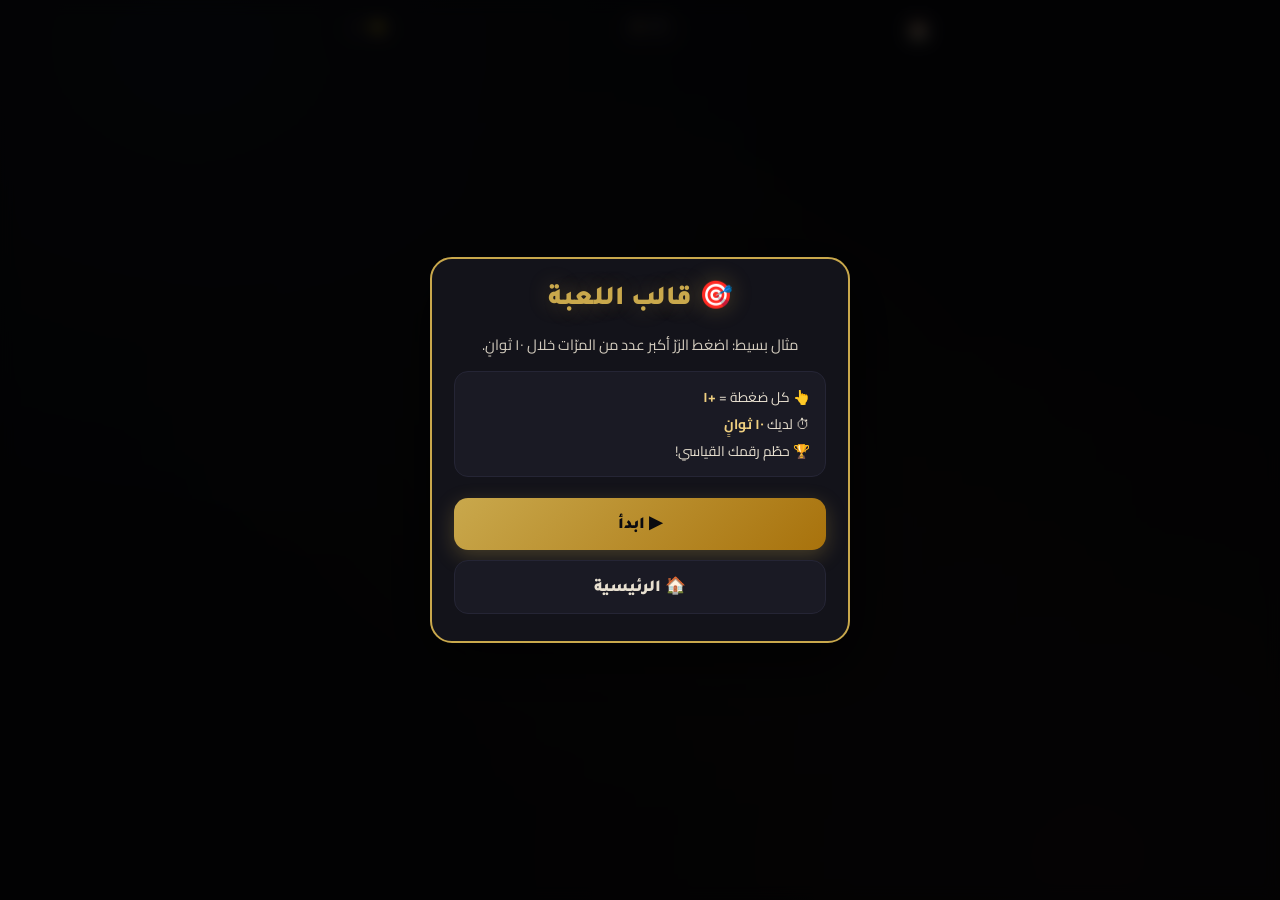
<file: game-template.html>
<!DOCTYPE html>
<html lang="ar" dir="rtl">
<head>
<meta charset="UTF-8">
<meta name="viewport" content="width=device-width,initial-scale=1,maximum-scale=1,user-scalable=no,viewport-fit=cover">
<title>قالب لعبة | Wanees</title>
<meta name="theme-color" content="#0b0b0f">
<meta name="description" content="قالب مرجعي لبناء لعبة جديدة على منصّة ونيس باستخدام game-core.">
<link rel="manifest" href="manifest.json">
<link rel="icon" href="icon-192.png">
<link rel="preconnect" href="https://fonts.googleapis.com">
<link rel="preconnect" href="https://fonts.gstatic.com" crossorigin>
<link href="https://fonts.googleapis.com/css2?family=Tajawal:wght@400;700;900&family=Cairo:wght@400;700&display=swap" rel="stylesheet">
<!-- 1) Shared design system → instant visual consistency with the site -->
<link rel="stylesheet" href="game-core.css">
<style>
  /* 2) Only game-specific styles live here. Everything shared is in game-core.css */
  #tapPad{flex:1;min-height:0;display:flex;align-items:center;justify-content:center}
  #tapBtn{width:min(60vw,240px);aspect-ratio:1;border-radius:28px;border:2px solid var(--gold);
    background:radial-gradient(circle at 50% 38%,rgba(201,168,76,0.25),var(--option-bg));color:var(--gold-light);
    font-family:'Tajawal',sans-serif;font-weight:900;font-size:2.4rem;cursor:pointer;transition:transform .06s;
    box-shadow:0 0 30px rgba(201,168,76,0.2),inset 0 0 20px rgba(201,168,76,0.1)}
  #tapBtn:active{transform:scale(0.95)}
</style>
</head>
<body>
<div class="wg-app">
  <div class="wg-top">
    <button class="wg-ico" onclick="WG.goHome()" aria-label="الرئيسية">🏠</button>
    <div class="wg-pill" style="margin-inline:auto"><span class="lbl">⏱</span><span class="val" id="hudTime">١٠</span></div>
    <div class="wg-pill"><span class="lbl">⭐</span><span class="val" id="hudScore">٠</span></div>
  </div>

  <div id="tapPad"><button id="tapBtn">اضغط!</button></div>
</div>

<!-- Start overlay -->
<div class="wg-overlay" id="startOv">
  <div class="wg-modal">
    <div class="wg-title">🎯 قالب اللعبة</div>
    <p class="wg-desc">مثال بسيط: اضغط الزرّ أكبر عدد من المرّات خلال ١٠ ثوانٍ.</p>
    <div class="wg-rules">👆 كل ضغطة = <b>+١</b><br>⏱ لديك <b>١٠ ثوانٍ</b><br>🏆 حطّم رقمك القياسي!</div>
    <button class="wg-btn" onclick="startGame()">▶ ابدأ</button>
    <button class="wg-btn sec" onclick="WG.goHome()">🏠 الرئيسية</button>
  </div>
</div>

<!-- Game over -->
<div class="wg-overlay" id="overOv" hidden>
  <div class="wg-modal">
    <div class="wg-title" id="overTtl">انتهى الوقت!</div>
    <p class="wg-desc" id="overDesc"></p>
    <button class="wg-btn" onclick="startGame()">🔄 مرّة أخرى</button>
    <button class="wg-btn sec" onclick="WG.goHome()">🏠 الرئيسية</button>
  </div>
</div>

<script src="game-core.js"></script>
<script>
'use strict';
/* Minimal game using the standard hooks from window.WG.
   State → scoring → audio → input, all through the shared core. */
const GAME = 'template';
const S = { score: 0, timeLeft: 10, running: false };
let timerInt = 0;

const $ = id => document.getElementById(id);

function startGame(){
  WG.initAudio();
  S.score = 0; S.timeLeft = 10; S.running = true;
  $('startOv').hidden = true; $('overOv').hidden = true;
  updateHud();
  clearInterval(timerInt);
  timerInt = setInterval(() => {
    S.timeLeft--; updateHud();
    if (S.timeLeft <= 3 && S.timeLeft > 0) WG.sfx.tick();
    if (S.timeLeft <= 0) endGame();
  }, 1000);
}
function endGame(){
  S.running = false; clearInterval(timerInt);
  const isRecord = WG.recordBest(GAME, S.score);
  WG.sfx.win(); WG.vibe([40,40,120]);
  $('overTtl').textContent = isRecord ? '🎉 رقم قياسي جديد!' : 'انتهى الوقت!';
  $('overDesc').textContent = 'نتيجتك ' + WG.ar(S.score) + ' · الأفضل ' + WG.ar(WG.loadBest(GAME));
  $('overOv').hidden = false;
}
function updateHud(){
  $('hudScore').textContent = WG.ar(S.score);
  $('hudTime').textContent = WG.ar(Math.max(0, S.timeLeft));
}
$('tapBtn').addEventListener('pointerdown', e => {
  e.preventDefault();
  if (!S.running) return;
  S.score++; updateHud(); WG.sfx.good(); WG.vibe(8);
});

// Pause-safety + SW registration handled by the shared core.
WG.onHidden(() => { if (S.running) { clearInterval(timerInt); S.running = false; $('startOv').hidden = false; } });
WG.registerSW();
</script>
</body>
</html>
</file>
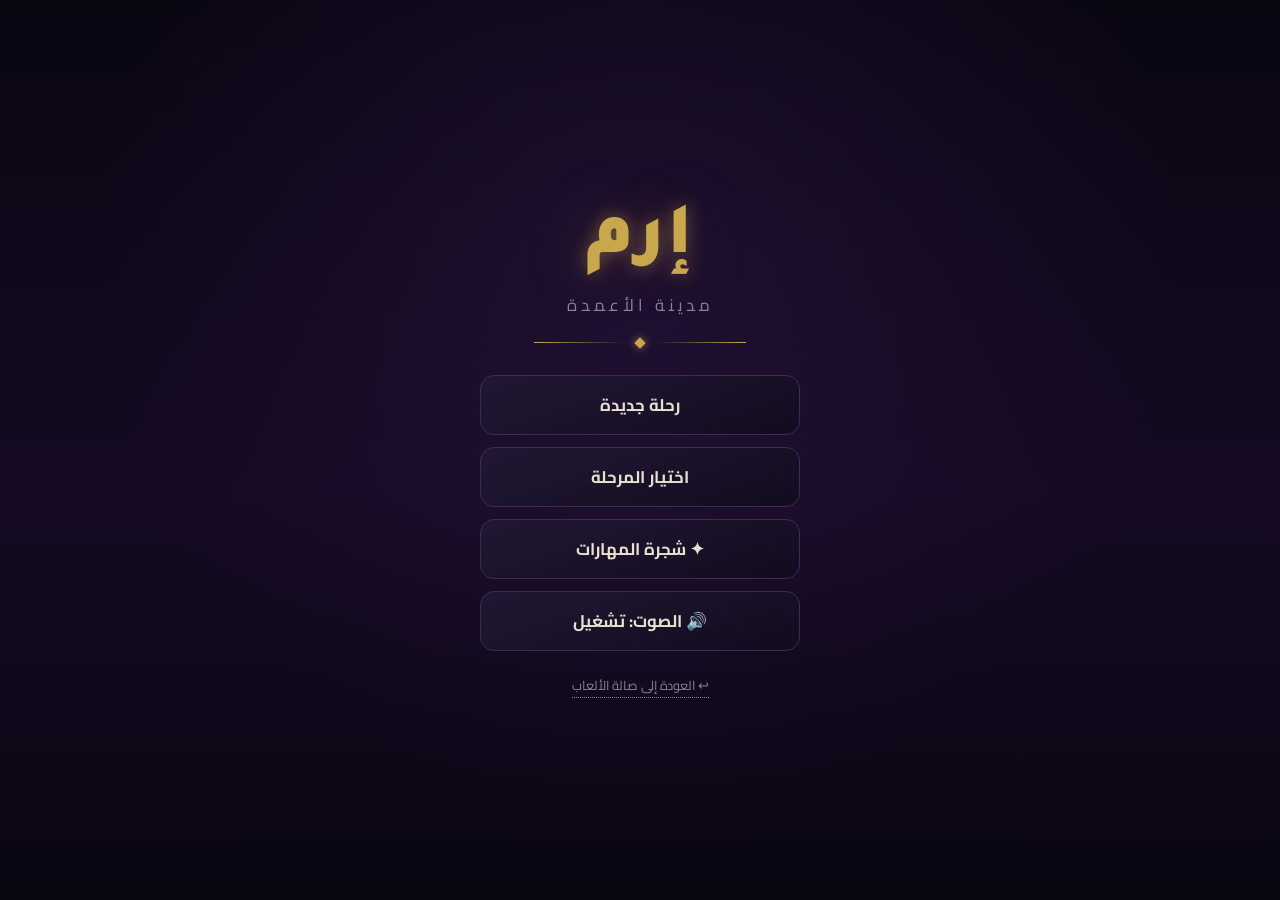
<file: iram.html>
<!DOCTYPE html>
<html lang="ar" dir="rtl">
<head>
<meta charset="UTF-8">
<meta name="viewport" content="width=device-width, initial-scale=1.0, maximum-scale=1.0, user-scalable=no, viewport-fit=cover">
<meta name="theme-color" content="#0a0612">
<title>إرم: مدينة الأعمدة — مغامرة أكشن بقصة</title>
<meta name="description" content="مغامرة أكشن عربية داكنة: اقتحم مدينة إرم المفقودة، قاتل الغيلان والعفاريت، طوّر مهاراتك، وحرّر الأرواح المسجونة.">
<link rel="icon" href="icon-192.png">
<link rel="manifest" href="manifest.json">
<link rel="preconnect" href="https://fonts.googleapis.com">
<link rel="preconnect" href="https://fonts.gstatic.com" crossorigin>
<link href="https://fonts.googleapis.com/css2?family=Cairo:wght@400;700;900&family=Tajawal:wght@500;700;900&display=swap" rel="stylesheet">
<style>
:root{
  --gold:#c9a84c; --gold-light:#f0d080; --ink:#0a0612; --soul:#7ee8a0;
  --blood:#c4453a; --text:#e8e0d0; --muted:#8a8298;
}
*{margin:0;padding:0;box-sizing:border-box;-webkit-tap-highlight-color:transparent}
html,body{height:100%;overflow:hidden;overscroll-behavior:none}
body{
  background:var(--ink); color:var(--text); font-family:'Cairo',sans-serif;
  display:flex; align-items:center; justify-content:center;
  touch-action:none; user-select:none; -webkit-user-select:none;
}
#stageWrap{position:relative; width:100vw; height:100vh; height:100dvh; display:flex; align-items:center; justify-content:center; background:#000}
#gameCanvas{display:block; background:#0a0612; image-rendering:auto; box-shadow:0 0 80px rgba(0,0,0,0.9)}

/* ===== Overlay screens ===== */
.scr{position:absolute; inset:0; display:none; flex-direction:column; align-items:center; justify-content:center; text-align:center; padding:24px; z-index:20}
.scr.on{display:flex}
.scr-bg{background:radial-gradient(ellipse at 50% 30%,rgba(60,30,90,0.35) 0%,transparent 60%),linear-gradient(180deg,#0a0612 0%,#150a22 55%,#0a0612 100%)}
.scr-dim{background:rgba(6,3,12,0.82); backdrop-filter:blur(6px); -webkit-backdrop-filter:blur(6px)}

.iram-logo{font-family:'Tajawal',sans-serif; font-weight:900; font-size:clamp(2.6rem,9vw,4.6rem); color:var(--gold);
  text-shadow:0 0 18px rgba(201,168,76,0.45),0 0 70px rgba(201,168,76,0.25); letter-spacing:2px; line-height:1.1}
.iram-sub{color:var(--muted); font-size:clamp(0.85rem,3vw,1.05rem); margin-top:6px; letter-spacing:4px}
.orn{display:flex; align-items:center; gap:12px; margin:18px 0}
.orn .l{height:1px; width:90px; background:linear-gradient(90deg,transparent,var(--gold))}
.orn .l.r{background:linear-gradient(90deg,var(--gold),transparent)}
.orn .d{width:8px; height:8px; background:var(--gold); transform:rotate(45deg); box-shadow:0 0 10px rgba(201,168,76,0.7)}

.menu-col{display:flex; flex-direction:column; gap:12px; width:min(320px,80vw); margin-top:10px}
.mbtn{font-family:'Cairo',sans-serif; font-weight:700; font-size:1.05rem; color:var(--text); cursor:pointer;
  background:linear-gradient(160deg,rgba(34,24,52,0.9),rgba(18,12,30,0.9)); border:1.5px solid #3a2c55; border-radius:14px;
  padding:13px 18px; transition:transform 0.15s,border-color 0.2s,box-shadow 0.2s; position:relative; overflow:hidden}
.mbtn:hover,.mbtn:active{border-color:var(--gold); box-shadow:0 6px 26px rgba(201,168,76,0.18); transform:translateY(-2px)}
.mbtn.gold{background:linear-gradient(160deg,#3a2d10,#241c08); border-color:var(--gold); color:var(--gold-light)}
.mbtn.gold:hover{box-shadow:0 8px 32px rgba(201,168,76,0.35)}
.mbtn:disabled{opacity:0.35; pointer-events:none}
.mbtn small{display:block; font-weight:400; font-size:0.72rem; color:var(--muted)}
.back-link{margin-top:22px; color:var(--muted); font-size:0.8rem; text-decoration:none; border-bottom:1px dotted var(--muted)}
.back-link:hover{color:var(--gold)}

/* Story screen */
#storyText{max-width:620px; font-size:clamp(1rem,3.4vw,1.3rem); line-height:2.1; color:var(--text);
  font-family:'Tajawal',sans-serif; font-weight:500; min-height:200px; white-space:pre-wrap}
#storyText .hl{color:var(--gold-light); font-weight:900}
.story-chapter{color:var(--gold); font-family:'Tajawal',sans-serif; font-weight:900; font-size:1rem; letter-spacing:3px; margin-bottom:18px; opacity:0.9}

/* Skill tree */
#skillsScr{justify-content:flex-start; overflow-y:auto; padding-top:max(18px, env(safe-area-inset-top)); touch-action:pan-y}
.sk-head{font-family:'Tajawal',sans-serif; font-weight:900; font-size:1.5rem; color:var(--gold); margin-bottom:4px}
.sk-souls{color:var(--soul); font-weight:700; font-size:1rem; margin-bottom:14px}
.sk-souls b{font-size:1.25rem}
.sk-grid{display:grid; grid-template-columns:repeat(3,minmax(150px,200px)); gap:10px; width:100%; max-width:640px; justify-content:center}
.sk-col-title{font-family:'Tajawal',sans-serif; font-weight:900; font-size:0.95rem; padding:6px; border-radius:10px}
.sk-col-title.pw{color:#ff9d6a; background:rgba(255,120,60,0.1)}
.sk-col-title.ag{color:#6ad4ff; background:rgba(80,190,255,0.1)}
.sk-col-title.sp{color:var(--soul); background:rgba(126,232,160,0.1)}
.sk-node{background:linear-gradient(160deg,rgba(30,22,46,0.95),rgba(16,11,26,0.95)); border:1.5px solid #312547; border-radius:12px;
  padding:10px 8px; cursor:pointer; transition:border-color 0.2s,transform 0.15s; min-height:96px; display:flex; flex-direction:column; gap:3px; align-items:center; justify-content:center}
.sk-node .ic{font-size:1.5rem; line-height:1}
.sk-node .nm{font-weight:900; font-size:0.82rem; font-family:'Tajawal',sans-serif}
.sk-node .ds{font-size:0.66rem; color:var(--muted); line-height:1.5}
.sk-node .cost{font-size:0.72rem; font-weight:700; color:var(--soul)}
.sk-node.owned{border-color:var(--gold); background:linear-gradient(160deg,rgba(70,52,16,0.55),rgba(30,22,8,0.7))}
.sk-node.owned .cost{color:var(--gold-light)}
.sk-node.can:hover{transform:translateY(-3px); border-color:var(--soul)}
.sk-node.locked{opacity:0.38; cursor:not-allowed}
.sk-arrow{text-align:center; color:#473866; font-size:0.85rem; line-height:1}

/* HUD */
#hud{position:absolute; inset:0; pointer-events:none; z-index:10; display:none}
#hud.on{display:block}
#hpWrap{position:absolute; top:max(10px,env(safe-area-inset-top)); right:14px; width:min(280px,42vw)}
#hpName{font-family:'Tajawal',sans-serif; font-weight:900; font-size:0.7rem; color:var(--gold-light); letter-spacing:1px; margin-bottom:3px; text-shadow:0 1px 4px #000}
#hpBar{height:14px; background:rgba(0,0,0,0.6); border:1.5px solid rgba(201,168,76,0.55); border-radius:8px; overflow:hidden; box-shadow:0 2px 10px rgba(0,0,0,0.5)}
#hpFill{height:100%; width:100%; background:linear-gradient(90deg,#8c2f24,#c4453a 55%,#e06a4e); transition:width 0.25s; border-radius:6px}
#hpGhost{height:3px; margin-top:-3px; background:rgba(255,210,160,0.55); width:100%; transition:width 0.9s ease; border-radius:3px}
#flasks{display:flex; gap:5px; margin-top:6px; justify-content:flex-start}
.flask{width:16px; height:20px; border-radius:4px 4px 7px 7px; border:1.5px solid rgba(201,168,76,0.6); background:rgba(0,0,0,0.5); position:relative; overflow:hidden}
.flask::after{content:''; position:absolute; inset:auto 0 0 0; height:0%; background:linear-gradient(180deg,#e06a4e,#8c2f24); transition:height 0.3s}
.flask.full::after{height:78%}
#soulsHud{position:absolute; top:max(10px,env(safe-area-inset-top)); left:14px; display:flex; align-items:center; gap:7px;
  background:rgba(0,0,0,0.55); border:1px solid rgba(126,232,160,0.35); border-radius:20px; padding:5px 14px; font-weight:700; color:var(--soul); text-shadow:0 0 8px rgba(126,232,160,0.5)}
#stageLbl{position:absolute; top:max(10px,env(safe-area-inset-top)); left:50%; transform:translateX(-50%); color:rgba(232,224,208,0.55);
  font-size:0.7rem; font-family:'Tajawal',sans-serif; font-weight:700; letter-spacing:2px}
#bossWrap{position:absolute; bottom:calc(96px + env(safe-area-inset-bottom)); left:50%; transform:translateX(-50%); width:min(480px,86vw); display:none}
#bossWrap.on{display:block}
#bossName{text-align:center; font-family:'Tajawal',sans-serif; font-weight:900; font-size:0.85rem; color:#e89aff; text-shadow:0 0 12px rgba(200,80,255,0.6); margin-bottom:4px}
#bossBar{height:10px; background:rgba(0,0,0,0.65); border:1.5px solid rgba(200,80,255,0.5); border-radius:6px; overflow:hidden}
#bossFill{height:100%; width:100%; background:linear-gradient(90deg,#5c1a7a,#a83ad6 60%,#e89aff); transition:width 0.2s}
#pauseBtn{position:absolute; top:max(8px,env(safe-area-inset-top)); right:50%; transform:translateX(calc(50% + 120px)); pointer-events:auto;
  background:rgba(0,0,0,0.5); border:1px solid rgba(232,224,208,0.25); color:var(--text); border-radius:10px; width:36px; height:36px; font-size:1rem; cursor:pointer; display:none}
@media (min-width:700px){ #pauseBtn{display:block} }

/* Touch controls — floating joystick (left half) + action cluster (right) */
#touchUI{position:absolute; inset:0; z-index:11; display:none; pointer-events:none}
#touchUI.on{display:block}
/* Joystick zone covers the entire bottom-left half — touch and drag anywhere */
#joyZone{position:absolute; left:0; bottom:0; width:50%; height:55%; pointer-events:auto;
  touch-action:none; -webkit-user-select:none; user-select:none}
.joy-base{position:absolute; width:128px; height:128px; border-radius:50%;
  background:rgba(20,14,34,0.42); border:2px dashed rgba(201,168,76,0.55);
  pointer-events:none; transform:translate(-50%,-50%); display:none; z-index:12;
  backdrop-filter:blur(3px); -webkit-backdrop-filter:blur(3px)}
.joy-stick{position:absolute; left:50%; top:50%; width:62px; height:62px; border-radius:50%;
  background:radial-gradient(circle at 35% 30%,#fff4cc,#c9a84c 55%,#7a5500);
  border:3px solid #f1deaa; transform:translate(-50%,-50%); pointer-events:none;
  box-shadow:0 6px 18px rgba(0,0,0,0.55)}
.tc{position:absolute; pointer-events:auto; border-radius:50%; display:flex; align-items:center; justify-content:center;
  background:rgba(20,14,34,0.55); border:1.5px solid rgba(201,168,76,0.35); color:var(--gold-light); font-weight:900;
  font-family:'Tajawal',sans-serif; backdrop-filter:blur(3px); -webkit-backdrop-filter:blur(3px); transition:background 0.1s,transform 0.1s;
  bottom:calc(var(--off, 0px) + env(safe-area-inset-bottom))}
.tc:active,.tc.held{background:rgba(201,168,76,0.3); transform:scale(0.94)}
/* Action cluster — right thumb sits at bottom-right corner */
#tAtk{right:18px; --off:22px; width:96px; height:96px; font-size:2.2rem; border-color:rgba(255,120,80,0.6); border-width:2.5px}
#tJump{right:118px; --off:90px; width:80px; height:80px; font-size:1.05rem}
#tDash{right:128px; --off:14px; width:64px; height:64px; font-size:1.4rem; border-color:rgba(106,212,255,0.55)}
#tArrow{right:200px; --off:80px; width:58px; height:58px; font-size:1.25rem; border-color:rgba(200,140,255,0.55)}
#tHeal{right:18px; --off:130px; width:54px; height:54px; font-size:1.1rem; border-color:rgba(126,232,160,0.55)}
#tDash.hidden,#tArrow.hidden{display:none}
@media (max-width:380px){
  #tAtk{width:80px; height:80px; font-size:1.8rem}
  #tJump{width:68px; height:68px; right:96px; --off:78px}
  #tDash{width:56px; height:56px; right:108px}
  #tArrow{width:50px; height:50px; right:170px; --off:70px}
  #tHeal{width:48px; height:48px; --off:108px}
  .joy-base{width:108px; height:108px}
  .joy-stick{width:52px; height:52px}
}

/* Toast & damage vignette */
#iToast{position:absolute; top:60px; left:50%; transform:translateX(-50%) translateY(-10px); z-index:30; opacity:0; pointer-events:none;
  background:rgba(12,8,22,0.92); border:1px solid rgba(201,168,76,0.5); border-radius:12px; padding:9px 20px; font-weight:700; font-size:0.85rem;
  transition:opacity 0.3s,transform 0.3s; max-width:84vw; text-align:center; box-shadow:0 10px 40px rgba(0,0,0,0.6)}
#iToast.on{opacity:1; transform:translateX(-50%) translateY(0)}
#dmgVin{position:absolute; inset:0; pointer-events:none; z-index:9; opacity:0; transition:opacity 0.5s;
  background:radial-gradient(ellipse at center,transparent 55%,rgba(180,30,20,0.45) 100%)}

/* Lore modal */
#loreScr .paper{background:linear-gradient(165deg,#241a30,#140d20); border:1.5px solid var(--gold); border-radius:16px; padding:26px 22px;
  max-width:520px; box-shadow:0 24px 80px rgba(0,0,0,0.7),0 0 40px rgba(201,168,76,0.12)}
#loreScr .lt{font-family:'Tajawal',sans-serif; font-weight:900; color:var(--gold); font-size:1.1rem; margin-bottom:12px}
#loreScr .lb{font-size:0.95rem; line-height:2; color:var(--text)}

.fade-in{animation:fIn 0.5s ease}
@keyframes fIn{from{opacity:0; transform:translateY(10px)}to{opacity:1; transform:none}}
@keyframes deathPulse{0%,100%{text-shadow:0 0 20px rgba(196,69,58,0.5)}50%{text-shadow:0 0 50px rgba(196,69,58,0.9)}}
#deadTitle{font-family:'Tajawal',sans-serif; font-weight:900; font-size:clamp(2rem,8vw,3.2rem); color:var(--blood); animation:deathPulse 2.2s infinite}
.stat-row{display:flex; gap:18px; margin:14px 0; color:var(--muted); font-size:0.9rem}
.stat-row b{color:var(--gold-light)}
@media (prefers-reduced-motion:reduce){ .fade-in,#deadTitle{animation:none} }
</style>
</head>
<body>
<div id="stageWrap">
  <canvas id="gameCanvas" width="960" height="540"></canvas>

  <!-- HUD -->
  <div id="hud">
    <div id="hpWrap">
      <div id="hpName">سيف بن مالك</div>
      <div id="hpBar"><div id="hpFill"></div></div>
      <div id="hpGhost"></div>
      <div id="flasks"></div>
    </div>
    <div id="soulsHud"><span>✦</span><b id="soulsVal">0</b></div>
    <div id="stageLbl"></div>
    <div id="bossWrap"><div id="bossName"></div><div id="bossBar"><div id="bossFill"></div></div></div>
    <button id="pauseBtn" onclick="togglePause()">⏸</button>
  </div>
  <div id="dmgVin"></div>
  <div id="iToast"></div>

  <!-- Touch controls -->
  <div id="touchUI">
    <div id="joyZone" aria-hidden="true"></div>
    <div class="joy-base" id="joyBase"><div class="joy-stick" id="joyStick"></div></div>
    <div class="tc" id="tJump">قفز</div>
    <div class="tc" id="tAtk">⚔</div>
    <div class="tc hidden" id="tDash">💨</div>
    <div class="tc hidden" id="tArrow">🔮</div>
    <div class="tc" id="tHeal">🧪</div>
  </div>

  <!-- Title -->
  <div class="scr scr-bg on" id="titleScr">
    <div class="iram-logo">إرم</div>
    <div class="iram-sub">مدينة الأعمدة</div>
    <div class="orn"><div class="l"></div><div class="d"></div><div class="l r"></div></div>
    <div class="menu-col">
      <button class="mbtn gold" id="btnContinue" onclick="startContinue()">تابع الرحلة<small id="contSub"></small></button>
      <button class="mbtn" onclick="startNew()">رحلة جديدة</button>
      <button class="mbtn" onclick="openStageSelect()">اختيار المرحلة</button>
      <button class="mbtn" onclick="openSkills('title')">✦ شجرة المهارات</button>
      <button class="mbtn" id="btnSound" onclick="toggleSound()">🔊 الصوت: تشغيل</button>
    </div>
    <a class="back-link" href="index.html#/games">↩ العودة إلى صالة الألعاب</a>
  </div>

  <!-- Stage select -->
  <div class="scr scr-bg" id="stageSelScr">
    <div class="sk-head">اختيار المرحلة</div>
    <div class="orn"><div class="l"></div><div class="d"></div><div class="l r"></div></div>
    <div class="menu-col" id="stageList"></div>
    <button class="mbtn" style="margin-top:16px" onclick="showScr('titleScr')">↩ رجوع</button>
  </div>

  <!-- Story -->
  <div class="scr scr-bg" id="storyScr">
    <div class="story-chapter" id="storyChapter"></div>
    <div id="storyText"></div>
    <button class="mbtn gold" style="margin-top:26px; min-width:220px" id="storyBtn" onclick="storyNext()">▼</button>
  </div>

  <!-- Skill tree -->
  <div class="scr scr-dim" id="skillsScr">
    <div class="sk-head">✦ شجرة المهارات</div>
    <div class="sk-souls">الأرواح: <b id="skSouls">0</b> ✦</div>
    <div class="sk-grid" id="skGrid"></div>
    <button class="mbtn" style="margin-top:18px; min-width:200px" onclick="closeSkills()">↩ رجوع</button>
  </div>

  <!-- Pause -->
  <div class="scr scr-dim" id="pauseScr">
    <div class="sk-head">إيقاف مؤقت</div>
    <div class="orn"><div class="l"></div><div class="d"></div><div class="l r"></div></div>
    <div class="menu-col">
      <button class="mbtn gold" onclick="togglePause()">استئناف</button>
      <button class="mbtn" onclick="openSkills('pause')">✦ شجرة المهارات</button>
      <button class="mbtn" onclick="quitToTitle()">الخروج للقائمة</button>
    </div>
  </div>

  <!-- Death -->
  <div class="scr scr-dim" id="deadScr">
    <div id="deadTitle">سقط سيف…</div>
    <p style="color:var(--muted); margin-top:10px">لكن المشعل ما زال مشتعلاً. أرواحك معك.</p>
    <div class="menu-col" style="margin-top:20px">
      <button class="mbtn gold" onclick="respawn()">🔥 العودة إلى المشعل</button>
      <button class="mbtn" onclick="openSkills('dead')">✦ شجرة المهارات</button>
      <button class="mbtn" onclick="quitToTitle()">الخروج للقائمة</button>
    </div>
  </div>

  <!-- Stage clear -->
  <div class="scr scr-dim" id="clearScr">
    <div class="sk-head" style="font-size:2rem">⚔ المرحلة اكتملت</div>
    <div class="stat-row"><span>الأرواح المحصودة: <b id="clearSouls">0</b></span><span>القتلى: <b id="clearKills">0</b></span></div>
    <div class="menu-col">
      <button class="mbtn gold" onclick="afterClear()">واصل الطريق ←</button>
      <button class="mbtn" onclick="openSkills('clear')">✦ شجرة المهارات</button>
    </div>
  </div>

  <!-- Lore -->
  <div class="scr scr-dim" id="loreScr">
    <div class="paper fade-in">
      <div class="lt" id="loreTitle"></div>
      <div class="lb" id="loreBody"></div>
      <button class="mbtn gold" style="margin-top:18px; width:100%" onclick="closeLore()">طوِ المخطوطة</button>
    </div>
  </div>
</div>

<script>
'use strict';
/* =====================================================================
   إرم: مدينة الأعمدة — Iram of the Pillars
   Standalone Arabian dark-fantasy action platformer (Metroidvania-lite)
   Self-contained: no external JS. Designed for future Android packaging.
   ===================================================================== */

/* ===== GameKit (pooled particles / shake / hit-stop) ===== */
const GameKit = (() => {
  function Pool(factory, reset, n){ this.f=factory; this.r=reset||(()=>{}); this.free=[]; this.live=[]; for(let i=0;i<n;i++)this.free.push(factory()); }
  Pool.prototype.acquire=function(){ const o=this.free.length?this.free.pop():this.f(); this.live.push(o); return o; };
  Pool.prototype.sweep=function(pred){ const k=[]; for(const o of this.live){ if(pred(o))k.push(o); else{this.r(o);this.free.push(o);} } this.live=k; };
  Pool.prototype.clear=function(){ for(const o of this.live){this.r(o);this.free.push(o);} this.live.length=0; };
  function PS(n){ this.pool=new Pool(()=>({x:0,y:0,vx:0,vy:0,ay:0,life:0,max:0,size:2,color:'#fff',shape:'rect',rot:0,vrot:0}),p=>{p.life=0;},n||256); }
  PS.prototype.emit=function(o){ const p=this.pool.acquire(); p.x=o.x;p.y=o.y;p.vx=o.vx||0;p.vy=o.vy||0;p.ay=o.ay||0;
    p.max=p.life=o.life||30; p.size=o.size||2; p.color=o.color||'#fff'; p.shape=o.shape||'rect'; p.rot=o.rot||0; p.vrot=o.vrot||0; return p; };
  PS.prototype.burst=function(x,y,o){ const n=o.count||12, pal=o.palette||['#ffe600','#ff8800','#ff3300'];
    for(let i=0;i<n;i++){ const a=(i/n)*Math.PI*2+Math.random()*0.6, sp=(o.speedMin??1)+Math.random()*((o.speedMax??3)-(o.speedMin??1));
      this.emit({x,y,vx:Math.cos(a)*sp,vy:Math.sin(a)*sp,ay:o.gravity||0,life:(o.life||34)+Math.random()*(o.lifeJitter||14),
        size:(o.size||2)+Math.random()*0.8,color:pal[(Math.random()*pal.length)|0],shape:o.shape||'rect',rot:Math.random()*6.28,vrot:(Math.random()-0.5)*0.3}); } };
  PS.prototype.update=function(dt){ this.pool.sweep(p=>{ p.vy+=p.ay*dt; p.x+=p.vx*dt; p.y+=p.vy*dt; p.rot+=p.vrot*dt; p.life-=dt; return p.life>0; }); };
  PS.prototype.draw=function(ctx){ ctx.globalCompositeOperation='lighter';
    for(const p of this.pool.live){ const k=p.life/p.max; ctx.globalAlpha=Math.min(1,Math.max(0,k)); ctx.fillStyle=p.color;
      if(p.shape==='circle'){ ctx.beginPath(); ctx.arc(p.x,p.y,p.size*k,0,6.283); ctx.fill(); }
      else if(p.shape==='star'){ ctx.save(); ctx.translate(p.x,p.y); ctx.rotate(p.rot); ctx.fillRect(-p.size,-0.5,p.size*2,1); ctx.fillRect(-0.5,-p.size,1,p.size*2); ctx.restore(); }
      else { const s=p.size*(0.7+k*0.3); ctx.fillRect(p.x-s/2,p.y-s/2,s,s); } }
    ctx.globalAlpha=1; ctx.globalCompositeOperation='source-over'; };
  function Shake(){ this.t=0; this.x=0; this.y=0; }
  Shake.prototype.kick=function(a){ this.t=Math.min(1,this.t+a); };
  Shake.prototype.update=function(dt){ const t2=this.t*this.t; this.x=(Math.random()-0.5)*22*t2; this.y=(Math.random()-0.5)*22*t2; this.t=Math.max(0,this.t-0.05*dt); };
  function HitStop(){ this.timer=0; }
  HitStop.prototype.hit=function(f){ if(f>this.timer)this.timer=f; };
  HitStop.prototype.tick=function(dt){ if(this.timer<=0)return 1; this.timer-=dt; return 0; };
  return { PS, Shake, HitStop };
})();

/* ===== Audio (tiny WebAudio synth, no assets) ===== */
const AUD = (() => {
  let ctx=null, master=null, amb=null, muted=false;
  function ensure(){ if(!ctx){ try{ ctx=new (window.AudioContext||window.webkitAudioContext)(); master=ctx.createGain(); master.gain.value=0.5; master.connect(ctx.destination);}catch(e){} } if(ctx&&ctx.state==='suspended')ctx.resume(); return !!ctx; }
  function tone(f0,f1,dur,type,vol,delay){ if(muted||!ensure())return; const t=ctx.currentTime+(delay||0);
    const o=ctx.createOscillator(), g=ctx.createGain(); o.type=type||'sine';
    o.frequency.setValueAtTime(f0,t); o.frequency.exponentialRampToValueAtTime(Math.max(20,f1),t+dur);
    g.gain.setValueAtTime(vol||0.18,t); g.gain.exponentialRampToValueAtTime(0.0001,t+dur);
    o.connect(g); g.connect(master); o.start(t); o.stop(t+dur+0.02); }
  function noise(dur,vol,fc){ if(muted||!ensure())return; const t=ctx.currentTime, n=ctx.sampleRate*dur, buf=ctx.createBuffer(1,n,ctx.sampleRate), d=buf.getChannelData(0);
    for(let i=0;i<n;i++)d[i]=(Math.random()*2-1)*(1-i/n); const s=ctx.createBufferSource(); s.buffer=buf;
    const f=ctx.createBiquadFilter(); f.type='bandpass'; f.frequency.value=fc||1800; const g=ctx.createGain(); g.gain.value=vol||0.2;
    s.connect(f); f.connect(g); g.connect(master); s.start(t); }
  const fx = {
    slash(){ noise(0.12,0.22,2400); }, slash2(){ noise(0.14,0.25,1700); }, heavy(){ noise(0.3,0.35,900); tone(120,40,0.3,'sawtooth',0.2); },
    hit(){ tone(220,80,0.1,'square',0.22); }, kill(){ tone(330,60,0.25,'square',0.2); noise(0.18,0.18,800); },
    hurt(){ tone(180,55,0.3,'sawtooth',0.3); noise(0.2,0.2,500); }, die(){ tone(220,40,1.1,'sawtooth',0.3); },
    soul(){ tone(660,1320,0.16,'sine',0.12); }, heal(){ tone(440,660,0.2,'sine',0.16); tone(660,880,0.25,'sine',0.14,0.12); },
    flame(){ noise(0.25,0.2,600); }, jump(){ tone(300,520,0.12,'sine',0.1); }, dash(){ noise(0.16,0.18,3000); },
    check(){ tone(523,523,0.3,'sine',0.16); tone(659,659,0.35,'sine',0.14,0.1); tone(784,784,0.5,'sine',0.14,0.2); },
    skill(){ tone(523,1046,0.35,'triangle',0.18); }, ui(){ tone(700,900,0.06,'sine',0.08); },
    boss(){ tone(60,45,1.4,'sawtooth',0.35); noise(0.8,0.22,200); }, bossDie(){ tone(80,30,2,'sawtooth',0.4); noise(1.2,0.3,300); },
    arrow(){ tone(880,440,0.2,'triangle',0.16); }, lore(){ tone(392,523,0.4,'sine',0.14); }
  };
  function ambient(stage){ stopAmb(); if(muted||!ensure())return;
    amb={oscs:[],g:ctx.createGain()}; amb.g.gain.value=0.05; amb.g.connect(master);
    const base=[48,36,55][stage]||44;
    for(const det of [0,3,7.02]){ const o=ctx.createOscillator(); o.type='sawtooth'; o.frequency.value=base*Math.pow(2,det/12);
      const f=ctx.createBiquadFilter(); f.type='lowpass'; f.frequency.value=220;
      const lfo=ctx.createOscillator(); lfo.frequency.value=0.06+Math.random()*0.05; const lg=ctx.createGain(); lg.gain.value=110;
      lfo.connect(lg); lg.connect(f.frequency); lfo.start();
      o.connect(f); f.connect(amb.g); o.start(); amb.oscs.push(o,lfo); } }
  function stopAmb(){ if(amb){ for(const o of amb.oscs){try{o.stop();}catch(e){}} try{amb.g.disconnect();}catch(e){} amb=null; } }
  return { fx, ambient, stopAmb, ensure,
    get muted(){return muted;}, set muted(v){ muted=v; if(v)stopAmb(); } };
})();
function sfx(n){ try{ AUD.fx[n] && AUD.fx[n](); }catch(e){} }

/* ===== Save ===== */
const SAVE_KEY='iramSaveV1';
let SAVE = { souls:0, skills:{}, stage:0, cleared:{}, lore:{}, kills:0, sound:true, endingSeen:false };
try{ const s=JSON.parse(localStorage.getItem(SAVE_KEY)); if(s&&typeof s==='object')SAVE=Object.assign(SAVE,s); }catch(e){}
function persist(){ try{ localStorage.setItem(SAVE_KEY,JSON.stringify(SAVE)); }catch(e){} }
AUD.muted = !SAVE.sound;

/* ===== Skills ===== */
const SKILLS=[
  {id:'p1',col:0,row:0,ic:'🗡️',nm:'حدّ الصقيل',ds:'ضرر السيف +25%',cost:50},
  {id:'p2',col:0,row:1,ic:'⚔️',nm:'الضربة الرابعة',ds:'تفتح ضربة إنهاء رابعة للكومبو',cost:120,req:'p1'},
  {id:'p3',col:0,row:2,ic:'🌪️',nm:'الضربة المشحونة',ds:'اضغط مطولاً ثم أفلت: ضربة ×3',cost:200,req:'p2'},
  {id:'p4',col:0,row:3,ic:'🔥',nm:'غضب إرم',ds:'ضرر إضافي +50%',cost:300,req:'p3'},
  {id:'a1',col:1,row:0,ic:'💨',nm:'الاندفاعة',ds:'اندفاعة سريعة تتفادى الضرر',cost:60},
  {id:'a2',col:1,row:1,ic:'🪽',nm:'القفزة المزدوجة',ds:'قفزة ثانية في الهواء',cost:140,req:'a1'},
  {id:'a3',col:1,row:2,ic:'🌑',nm:'اندفاعة الظل',ds:'اندفاعة في الهواء + حصانة أطول',cost:220,req:'a2'},
  {id:'a4',col:1,row:3,ic:'⚡',nm:'خفّة الجن',ds:'سرعة الحركة +15%',cost:160,req:'a3'},
  {id:'s1',col:2,row:0,ic:'🧪',nm:'قارورة إضافية',ds:'قارورة شفاء ثالثة',cost:80},
  {id:'s2',col:2,row:1,ic:'❤️',nm:'عزيمة الحارس',ds:'الصحة القصوى +25',cost:100,req:'s1'},
  {id:'s3',col:2,row:2,ic:'🔮',nm:'سهم الروح',ds:'قذيفة روحية بعيدة المدى',cost:240,req:'s2'},
  {id:'s4',col:2,row:3,ic:'💚',nm:'قلب المارد',ds:'+50 صحة و+25% أرواح',cost:320,req:'s3'},
];
function hasSk(id){ return !!SAVE.skills[id]; }
function maxHp(){ return 100 + (hasSk('s2')?25:0) + (hasSk('s4')?50:0); }
function maxFlasks(){ return 2 + (hasSk('s1')?1:0); }
function dmgMult(){ return (hasSk('p1')?1.25:1) * (hasSk('p4')?1.5:1); }
function soulMult(){ return hasSk('s4')?1.25:1; }
function moveMult(){ return hasSk('a4')?1.15:1; }

/* ===== Story ===== */
const STORY={
  intro:{ch:'المقدمة',pages:[
    'يُحكى أنّ في قلب الصحراء مدينةً لم يُخلق مثلها في البلاد…\n«إرم ذات العماد».\nرفع ملوكها أعمدتها حتى طاولت السحاب، وقالوا: من أشدّ منا قوة؟\nفابتلعتها الرمال في ليلةٍ واحدة.',
    'بعد ألف عام…\nاختفت أختك «ريم» في عاصفة رملٍ لم تشبه العواصف.\nتبعتَ أثر خلخالها حتى وجدت بوابةً تنبض بنورٍ أخضر،\nظهرت من تحت الكثبان كأنها كانت تنتظرك.',
    'أنت «سيف بن مالك»، آخر سلالة حرّاس العهد.\nجدّك أوصاك: «إن فُتحت إرم يوماً، فلا يدخلها إلا حارس».\n\nاشهر سيفك يا سيف…\nفالمدينة لا تردّ من يدخلها.'
  ]},
  st1:{ch:'الفصل الأول — أبواب الرمال',pages:[
    'عبرتَ البوابة، فأطبق خلفك الصمت.\nأطلالٌ تنهشها الرمال، وأعمدة مكسورة كأضلاع وحشٍ قديم.\nوفي الظلال… شيءٌ يتحرك. الغيلان حرّاس هذه الأطلال،\nوهي جائعة منذ ألف عام.'
  ]},
  st2:{ch:'الفصل الثاني — القصر الغارق',pages:[
    'سقط حارس البوابة، وانشقّ الرمل عن دَرَجٍ يهبط في الظلام.\nتحت إرم… قصرٌ غارق في ماءٍ أسود لا يعكس وجهك.',
    'على الجدران نقوشٌ تروي الخيانة:\n«عقد الملكُ عهداً مع ملك الجان —\nالخلودُ له، مقابل أرواح مدينته كلها».\nوالعفاريت ما زالت تحرس دَين سيّدها.'
  ]},
  st3:{ch:'الفصل الأخير — بئر الأرواح',pages:[
    'احترق العفريت الأعظم، وفُتح قاع القصر عن البئر.\nبئر الأرواح… هنا تدور أرواح أهل إرم منذ ألف عام،\nمسجونةً في دوامةٍ خضراء لا تنتهي.',
    'وفي القاع، على عرشٍ من عظام الملوك،\nيجلس «شهب بن ليل»… ملك الجان.\n\nصوت ريم يناديك من الأعماق يا سيف.\nأنهِ ما بدأه جدّك.'
  ]},
  end:{ch:'الخاتمة',pages:[
    'سقط ملك الجان، وتصدّع عرش العظام.\nوارتفعت الأرواح من البئر كسربٍ من النور،\nألفُ عامٍ من الأسر تنتهي في طرفة عين.',
    'وبين الأنوار… وجهُ ريم.\nلمست كتفك وقالت: «عرفتُ أنك ستأتي».\n\nخرجتما والمدينة تنهار خلفكما،\nلتنام إرم أخيراً… بسلام.',
    '⚔ النهاية ⚔\n\nشكراً لأنك لعبت «إرم: مدينة الأعمدة».\nيمكنك العودة لأي مرحلة لجمع الأرواح والمخطوطات،\nوإكمال شجرة المهارات.'
  ]},
};

/* ===== Lore scrolls ===== */
const LORE=[
  {id:'l1',t:'مذكرات الوزير — اللوح الأول',b:'«أمر الملكُ برفع العمود الألف، فقلتُ له: يا مولاي، ما بقي في الخزائن ذهب. فضحك وقال: غداً يأتيني ذهبٌ لا يفنى. ورأيتُ في عينيه ظلاً ليس منه».'},
  {id:'l2',t:'مذكرات الوزير — اللوح الثاني',b:'«جاءه في الليل زائرٌ بلا ظل. سمعتُ من خلف الستار همساً: الخلود يا ملك البشر، وثمنه نَفَسُ مدينتك. ووقّع الملكُ بدمه ولم يرتجف».'},
  {id:'l3',t:'مذكرات الوزير — اللوح الثالث',b:'«بدأ الناس يذبلون كزرعٍ بلا ماء. أرواحهم تُسحب في الليل سحباً. والملك يزداد شباباً كل فجر، ووجهه يزداد بياضاً… كالعظم».'},
  {id:'l4',t:'مذكرات الوزير — اللوح الرابع',b:'«هربتُ إلى السطح لأحذّر القوافل، فوجدت الرمال قد أحاطت بالمدينة كسوارٍ من ذهب. قال الجانّ لن يخرج أحد. فالعقد يشمل كل نَفَسٍ في إرم».'},
  {id:'l5',t:'مذكرات الوزير — اللوح الخامس',b:'«رأيتُ الحارس الأخير يقف على البوابة وحده بسيفٍ من نور. قاتل حتى انكسر السيف، وقبل أن يسقط صرخ: سيأتي من دمي من يُتمّ العهد. واحتفظتُ بكلماته هنا».'},
  {id:'l6',t:'مذكرات الوزير — اللوح الأخير',b:'«أنا آخر من يكتب في إرم. أسمعهم يصعدون الدرج. إن وجدتَ هذه الألواح أيها الغريب، فاعلم: الملكُ لم يعد ملكاً، والجالس على العرش ليس بشراً. اقتله… وأطلقنا».'},
];

/* ===== Stage data ===== */
// platforms:[x,y,w,h] | enemies:{t,x} | checkpoints:[x] | lore:{id,x,y} | boss config
const STAGES=[
  { name:'أبواب الرمال', len:5400, killY:680,
    sky:['#1a0c26','#5c2a16','#b86a2e'], far:'#241026', near:'#160a1c', plat:'#4a3328', platTop:'#7a5a3e',
    ground:[[0,470,900,90],[980,470,580,90],[1640,470,700,90],[2420,470,820,90],[3320,470,580,90],[3980,470,1420,90]],
    floats:[[380,360,140,18],[700,300,150,18],[1060,340,130,18],[1310,250,130,18],[1760,350,160,18],[2060,280,140,18],[2540,340,150,18],[2820,260,140,18],[3380,350,150,18],[3660,270,150,18]],
    checkpoints:[70,2480,4330], lore:[{id:'l1',x:1360,y:214},{id:'l2',x:3710,y:234}],
    enemies:[{t:'ghoul',x:620},{t:'ghoul',x:1230},{t:'nasnas',x:1120},{t:'ghoul',x:1820},{t:'nasnas',x:2120},{t:'ghoul',x:2580},{t:'nasnas',x:2760},{t:'ghoul',x:2980},{t:'ghoul',x:3460},{t:'nasnas',x:3620},{t:'ghoul',x:3860}],
    boss:{type:'guardian',trigger:4480,arena:[4400,5290],x:4960,gate:5320}, story:'st1', ambient:0 },
  { name:'القصر الغارق', len:5800, killY:700, water:520,
    sky:['#04101c','#0a2a36','#10444e'], far:'#08222e', near:'#051620', plat:'#1e3a44', platTop:'#3e6a74',
    ground:[[0,470,700,90],[860,470,540,90],[1520,440,420,120],[2060,470,600,90],[2780,420,360,140],[3260,470,760,90],[4140,470,1660,90]],
    floats:[[420,350,150,18],[760,290,140,18],[1180,330,150,18],[1620,300,140,18],[1900,240,130,18],[2300,330,150,18],[2620,260,140,18],[3000,310,150,18],[3460,340,150,18],[3800,260,150,18],[4020,350,120,18]],
    checkpoints:[70,2260,4250], lore:[{id:'l3',x:1950,y:204},{id:'l4',x:3850,y:224}],
    enemies:[{t:'silah',x:640},{t:'ghoul',x:950},{t:'ifrit',x:1280},{t:'silah',x:1760},{t:'nasnas',x:2160},{t:'ifrit',x:2420},{t:'silah',x:2520},{t:'ghoul',x:2950},{t:'marid',x:3380},{t:'ifrit',x:3580},{t:'silah',x:3760},{t:'ifrit',x:3990}],
    boss:{type:'ifritKing',trigger:4640,arena:[4540,5690],x:5160,gate:5720}, story:'st2', ambient:1 },
  { name:'بئر الأرواح', len:6200, killY:700,
    sky:['#0c0618','#1e0e36','#2e1450'], far:'#180a2c', near:'#0e0620', plat:'#2c2244', platTop:'#5a4486', soulWisps:true,
    ground:[[0,470,640,90],[800,470,480,90],[1400,440,460,120],[2000,470,520,90],[2680,430,420,130],[3220,470,560,90],[3900,470,520,90],[4540,470,1660,90]],
    floats:[[350,340,140,18],[640,270,130,18],[980,330,140,18],[1300,250,130,18],[1680,320,140,18],[2120,340,140,18],[2440,230,130,18],[2840,310,140,18],[3160,250,130,18],[3520,330,140,18],[3840,260,140,18],[4180,330,140,18]],
    checkpoints:[70,2300,4350], lore:[{id:'l5',x:1340,y:214},{id:'l6',x:3890,y:224}],
    enemies:[{t:'silah',x:560},{t:'marid',x:1040},{t:'nasnas',x:1180},{t:'ifrit',x:1540},{t:'silah',x:1780},{t:'nasnas',x:2280},{t:'marid',x:2700},{t:'ifrit',x:2940},{t:'nasnas',x:3080},{t:'silah',x:3380},{t:'marid',x:3740},{t:'ifrit',x:4120},{t:'silah',x:4280}],
    boss:{type:'jinnKing',trigger:4760,arena:[4660,6090],x:5360,gate:6120}, story:'st3', ambient:2 },
];

/* ===== Enemy archetypes ===== */
const ETYPES={
  ghoul:{hp:34,dmg:14,souls:8,w:34,h:44,speed:0.7,color:'#6a7a52',eye:'#ffd24a'},
  nasnas:{hp:22,dmg:10,souls:6,w:26,h:34,speed:1.1,color:'#8a5a6a',eye:'#ff7ad4'},
  silah:{hp:28,dmg:14,souls:10,w:28,h:46,speed:1.9,color:'#3e7a8a',eye:'#7af0ff'},
  ifrit:{hp:38,dmg:12,souls:13,w:34,h:40,speed:0.8,color:'#a04020',eye:'#ffcc33',fly:true},
  marid:{hp:95,dmg:20,souls:26,w:52,h:64,speed:0.45,color:'#2a4a7a',eye:'#9ad4ff'},
  wisp:{hp:10,dmg:8,souls:3,w:18,h:18,speed:1.6,color:'#5ae890',eye:'#dfffe8',fly:true},
};
const BOSSES={
  guardian:{name:'حارس البوابة',hp:330,souls:140,w:74,h:96,color:'#5a4a36',eye:'#ffb830'},
  ifritKing:{name:'قابوس — العفريت الأعظم',hp:420,souls:190,w:64,h:74,color:'#8a2810',eye:'#ffd24a',fly:true},
  jinnKing:{name:'شهب بن ليل — ملك الجان',hp:580,souls:300,w:56,h:80,color:'#3a1a5e',eye:'#e89aff'},
};

/* ===== Core state ===== */
const cvs=document.getElementById('gameCanvas'), ctx=cvs.getContext('2d');
const W=960,H=540;
const G={ state:'title', stage:0, raf:0, last:0, t:0,
  cam:{x:0,y:0}, ps:new GameKit.PS(512), shake:new GameKit.Shake(), stop:new GameKit.HitStop(),
  plats:[], enemies:[], projs:[], pickups:[], checks:[], gates:[], floatTexts:[],
  boss:null, bossLock:false, stageSouls:0, stageKills:0, checkpointX:70, deaths:0 };
const PL={ x:70,y:400,vx:0,vy:0,w:24,h:44,face:1,hp:100,flasks:2,
  onGround:false,coyote:0,jbuf:0,jumps:0,
  atkT:0,atkCd:0,combo:0,comboWin:0,charge:0,charging:false,
  dashT:0,dashCd:0,inv:0,arrowCd:0,healT:0,hurtT:0,dead:false };
const INPUT={l:false,r:false,jump:false,jumpHeld:false,atk:false,atkHeld:false,dash:false,heal:false,arrow:false};

/* ===== UI helpers ===== */
function showScr(id){ document.querySelectorAll('.scr').forEach(s=>s.classList.remove('on'));
  if(id)document.getElementById(id).classList.add('on'); }
function toast(msg,ms){ const t=document.getElementById('iToast'); t.innerHTML=msg; t.classList.add('on');
  clearTimeout(toast._t); toast._t=setTimeout(()=>t.classList.remove('on'),ms||2200); }
function hudOn(v){ document.getElementById('hud').classList.toggle('on',v);
  document.getElementById('touchUI').classList.toggle('on', v && isTouch); }
const isTouch=('ontouchstart' in window)||navigator.maxTouchPoints>0;

/* ===== Canvas scale ===== */
function fit(){ const ww=innerWidth, wh=innerHeight, s=Math.min(ww/W, wh/H);
  cvs.style.width=(W*s)+'px'; cvs.style.height=(H*s)+'px'; }
addEventListener('resize',fit); fit();

/* ===== Title / menus ===== */
function refreshTitle(){
  const hasSave=SAVE.stage>0||SAVE.souls>0||Object.keys(SAVE.skills).length>0;
  document.getElementById('btnContinue').style.display=hasSave?'block':'none';
  document.getElementById('contSub').textContent=hasSave?('المرحلة '+(Math.min(SAVE.stage,2)+1)+' — ✦ '+SAVE.souls):'';
  document.getElementById('btnSound').textContent=AUD.muted?'🔇 الصوت: إيقاف':'🔊 الصوت: تشغيل';
}
function toggleSound(){ AUD.muted=!AUD.muted; SAVE.sound=!AUD.muted; persist(); refreshTitle(); sfx('ui'); }
function startNew(){ AUD.ensure();
  if(SAVE.stage>0||SAVE.souls>0){ if(!confirm('ستبدأ رحلة جديدة وتمسح تقدمك الحالي. متأكد؟'))return;
    SAVE={souls:0,skills:{},stage:0,cleared:{},lore:{},kills:0,sound:SAVE.sound,endingSeen:false}; persist(); }
  playStory('intro',()=>loadStage(0));
}
function startContinue(){ AUD.ensure(); loadStage(Math.min(SAVE.stage,2)); }
function openStageSelect(){ const list=document.getElementById('stageList'); list.innerHTML='';
  STAGES.forEach((st,i)=>{ const b=document.createElement('button'); b.className='mbtn'+(i<=SAVE.stage?' gold':'');
    b.disabled=i>SAVE.stage; b.innerHTML=(i+1)+'. '+st.name+(i>SAVE.stage?' 🔒':'')+(SAVE.cleared[i]?' ✓':'');
    b.onclick=()=>{ AUD.ensure(); loadStage(i); }; list.appendChild(b); });
  showScr('stageSelScr'); }
function quitToTitle(){ G.state='title'; cancelAnimationFrame(G.raf); AUD.stopAmb(); hudOn(false); refreshTitle(); showScr('titleScr'); persist(); }

/* ===== Story ===== */
let _story={key:null,page:0,done:null,typing:0,timer:0};
function playStory(key,done){ G.state='story'; hudOn(false); AUD.stopAmb();
  _story={key,page:0,done,typing:0}; document.getElementById('storyChapter').textContent=STORY[key].ch;
  showScr('storyScr'); typePage(); }
function typePage(){ const txt=STORY[_story.key].pages[_story.page]; const el=document.getElementById('storyText');
  el.textContent=''; let i=0; clearInterval(_story.timer);
  document.getElementById('storyBtn').textContent='▼';
  _story.timer=setInterval(()=>{ i+=2; el.textContent=txt.slice(0,i);
    if(i>=txt.length){ clearInterval(_story.timer); _story.typing=0;
      const last=_story.page>=STORY[_story.key].pages.length-1;
      document.getElementById('storyBtn').textContent=last?'⚔ انطلق':'التالي ▼'; } },28);
  _story.typing=1; }
function storyNext(){ sfx('ui');
  const txt=STORY[_story.key].pages[_story.page];
  if(_story.typing){ clearInterval(_story.timer); document.getElementById('storyText').textContent=txt; _story.typing=0;
    const last=_story.page>=STORY[_story.key].pages.length-1;
    document.getElementById('storyBtn').textContent=last?'⚔ انطلق':'التالي ▼'; return; }
  if(_story.page<STORY[_story.key].pages.length-1){ _story.page++; typePage(); }
  else { const d=_story.done; _story.done=null; if(d)d(); }
}

/* ===== Skill tree ===== */
let _skFrom='title';
function openSkills(from){ _skFrom=from||'title'; renderSkills(); showScr('skillsScr'); sfx('ui'); }
function closeSkills(){ sfx('ui');
  if(_skFrom==='pause')showScr('pauseScr');
  else if(_skFrom==='dead')showScr('deadScr');
  else if(_skFrom==='clear')showScr('clearScr');
  else { refreshTitle(); showScr('titleScr'); } }
function renderSkills(){
  document.getElementById('skSouls').textContent=SAVE.souls;
  const grid=document.getElementById('skGrid'); grid.innerHTML='';
  const heads=[['قوة','pw'],['رشاقة','ag'],['روح','sp']];
  heads.forEach(h=>{ const d=document.createElement('div'); d.className='sk-col-title '+h[1]; d.textContent=h[0]; grid.appendChild(d); });
  for(let row=0;row<4;row++){
    if(row>0)for(let c=0;c<3;c++){ const a=document.createElement('div'); a.className='sk-arrow'; a.textContent='▼'; grid.appendChild(a); }
    for(let col=0;col<3;col++){
      const sk=SKILLS.find(s=>s.col===col&&s.row===row);
      const node=document.createElement('div');
      const owned=hasSk(sk.id), unlocked=!sk.req||hasSk(sk.req), can=!owned&&unlocked&&SAVE.souls>=sk.cost;
      node.className='sk-node '+(owned?'owned':unlocked?(can?'can':''):'locked');
      node.innerHTML='<div class="ic">'+sk.ic+'</div><div class="nm">'+sk.nm+'</div><div class="ds">'+sk.ds+'</div>'+
        '<div class="cost">'+(owned?'✓ مُكتسبة':(unlocked?'✦ '+sk.cost:'🔒 ✦ '+sk.cost))+'</div>';
      node.onclick=()=>{ if(owned||!unlocked)return;
        if(SAVE.souls<sk.cost){ toast('أرواح غير كافية — تحتاج ✦ '+sk.cost); return; }
        SAVE.souls-=sk.cost; SAVE.skills[sk.id]=1; persist(); sfx('skill'); renderSkills();
        if(sk.id==='s2'||sk.id==='s4')PL.hp=Math.min(maxHp(),PL.hp+(sk.id==='s2'?25:50));
        if(sk.id==='s1')PL.flasks=Math.min(maxFlasks(),PL.flasks+1);
        updateTouchSkillBtns(); };
      grid.appendChild(node);
    }
  }
}
function updateTouchSkillBtns(){
  document.getElementById('tDash').classList.toggle('hidden',!hasSk('a1'));
  document.getElementById('tArrow').classList.toggle('hidden',!hasSk('s3'));
}

/* ===== Stage loading ===== */
function cur(){ return STAGES[G.stage]; }
function loadStage(idx){
  G.stage=idx; const st=cur();
  G.plats=[...st.ground,...st.floats];
  G.enemies=st.enemies.map(e=>spawnEnemy(e.t,e.x,groundYAt(e.x)));
  G.projs=[]; G.pickups=[]; G.floatTexts=[]; G.ps.pool.clear();
  G.checks=st.checkpoints.map(x=>({x,y:groundYAt(x),lit:false}));
  G.boss=null; G.bossLock=false; G.stageSouls=0; G.stageKills=0;
  G.checkpointX=st.checkpoints[0]; G.checks[0].lit=true;
  st.lore.forEach(L=>{ if(!SAVE.lore[L.id])G.pickups.push({type:'lore',id:L.id,x:L.x,y:L.y,t:0}); });
  // gate stays locked until the boss falls (bosses respawn on stage replay)
  G.gates=[{x:st.boss.gate,y:groundYAt(st.boss.gate),open:false}];
  G.bossDone=false; G._stageClearing=false;
  resetPlayer(G.checkpointX);
  document.getElementById('stageLbl').textContent=st.name;
  updateTouchSkillBtns(); hudOn(true); showScr(null); updateHud();
  AUD.ambient(st.ambient);
  G.state='play'; G.last=performance.now();
  cancelAnimationFrame(G.raf); G.raf=requestAnimationFrame(loop);
}
function groundYAt(x){ let best=470;
  for(const p of [...cur().ground]){ if(x>=p[0]&&x<=p[0]+p[2])best=Math.min(best,p[1]); } return best; }
function resetPlayer(x){
  PL.x=x; PL.y=groundYAt(x)-PL.h-2; PL.vx=0; PL.vy=0; PL.face=1;
  PL.hp=maxHp(); PL.flasks=maxFlasks(); PL.inv=60; PL.dead=false;
  PL.atkT=0;PL.combo=0;PL.dashT=0;PL.dashCd=0;PL.arrowCd=0;PL.hurtT=0;PL.charge=0;PL.charging=false;
  G.cam.x=Math.max(0,Math.min(x-W/2,cur().len-W)); G.cam.y=0;
}
function respawn(){ sfx('ui');
  // rebuild live enemies (non-boss) and reset boss fight if it was active
  const st=cur();
  G.enemies=st.enemies.map(e=>spawnEnemy(e.t,e.x,groundYAt(e.x)));
  G.projs=[]; G.boss=null; G.bossLock=false;
  document.getElementById('bossWrap').classList.remove('on');
  resetPlayer(G.checkpointX); hudOn(true); showScr(null); updateHud();
  G.state='play'; G.last=performance.now();
  cancelAnimationFrame(G.raf); G.raf=requestAnimationFrame(loop);
}

/* ===== Enemies ===== */
function spawnEnemy(t,x,gy){
  const a=ETYPES[t];
  return { t, x, y:(a.fly?gy-150-Math.random()*60:gy-a.h), vx:0, vy:0, w:a.w, h:a.h,
    hp:a.hp, max:a.hp, face:-1, st:'idle', timer:Math.random()*60, hurt:0, dir:Math.random()<0.5?-1:1,
    home:x, atkT:0, ...( {} ) };
}
function spawnBoss(){
  const bc=cur().boss, B=BOSSES[bc.type];
  G.boss={ type:bc.type, name:B.name, x:bc.x, y:groundYAt(bc.x)-B.h, vx:0, vy:0, w:B.w, h:B.h,
    hp:B.hp, max:B.hp, face:-1, st:'enter', timer:0, hurt:0, phase:1, atk:0, ay:0, homeY:groundYAt(bc.x)-B.h-(B.fly?120:0) };
  G.bossLock=true; sfx('boss'); G.shake.kick(0.5);
  document.getElementById('bossName').textContent=B.name;
  document.getElementById('bossWrap').classList.add('on'); updateBossBar();
}
function updateBossBar(){ if(!G.boss)return;
  document.getElementById('bossFill').style.width=Math.max(0,(G.boss.hp/G.boss.max)*100)+'%'; }

/* ===== Input ===== */
addEventListener('keydown',e=>{
  if(G.state==='story'&&(e.code==='Space'||e.code==='Enter')){ storyNext(); e.preventDefault(); return; }
  if(G.state!=='play'&&G.state!=='pause'){ return; }
  switch(e.code){
    case 'ArrowLeft': case 'KeyA': INPUT.l=true; break;
    case 'ArrowRight': case 'KeyD': INPUT.r=true; break;
    case 'ArrowUp': case 'KeyW': case 'Space': if(!INPUT.jumpHeld){INPUT.jump=true;} INPUT.jumpHeld=true; e.preventDefault(); break;
    case 'KeyJ': case 'KeyZ': if(!INPUT.atkHeld){INPUT.atk=true;} INPUT.atkHeld=true; break;
    case 'KeyK': case 'ShiftLeft': case 'ShiftRight': INPUT.dash=true; break;
    case 'KeyL': case 'KeyC': INPUT.arrow=true; break;
    case 'KeyH': case 'KeyQ': INPUT.heal=true; break;
    case 'Escape': case 'KeyP': togglePause(); break;
  }
});
addEventListener('keyup',e=>{
  switch(e.code){
    case 'ArrowLeft': case 'KeyA': INPUT.l=false; break;
    case 'ArrowRight': case 'KeyD': INPUT.r=false; break;
    case 'ArrowUp': case 'KeyW': case 'Space': INPUT.jumpHeld=false; break;
    case 'KeyJ': case 'KeyZ': INPUT.atkHeld=false; break;
  }
});
function bindTouch(id,down,up){
  const el=document.getElementById(id);
  el.addEventListener('pointerdown',e=>{ e.preventDefault(); el.classList.add('held'); el.setPointerCapture(e.pointerId); down(); });
  const end=e=>{ el.classList.remove('held'); up&&up(); };
  el.addEventListener('pointerup',end); el.addEventListener('pointercancel',end);
}
bindTouch('tJump',()=>{INPUT.jump=true;INPUT.jumpHeld=true;},()=>INPUT.jumpHeld=false);
bindTouch('tAtk',()=>{INPUT.atk=true;INPUT.atkHeld=true;},()=>INPUT.atkHeld=false);
bindTouch('tDash',()=>INPUT.dash=true);
bindTouch('tArrow',()=>INPUT.arrow=true);
bindTouch('tHeal',()=>INPUT.heal=true);

/* Floating analog joystick on the left half — touch and drag.
   Maps a 70px deadzone-aware horizontal stick into INPUT.l / INPUT.r so the
   existing acceleration-based movement code doesn't need to change. */
(function(){
  const zone=document.getElementById('joyZone');
  const base=document.getElementById('joyBase');
  const stick=document.getElementById('joyStick');
  if(!zone)return;
  const RAD=58; // max drag radius in px
  const DEAD=0.18;
  let pid=null, cx=0, cy=0;
  function setDir(nx){
    if(nx<-DEAD){ INPUT.l=true; INPUT.r=false; }
    else if(nx>DEAD){ INPUT.r=true; INPUT.l=false; }
    else { INPUT.l=false; INPUT.r=false; }
  }
  zone.addEventListener('pointerdown', e=>{
    if(pid!==null)return;
    pid=e.pointerId; cx=e.clientX; cy=e.clientY;
    base.style.left=cx+'px'; base.style.top=cy+'px';
    base.style.display='block';
    stick.style.left='50%'; stick.style.top='50%';
    try{ zone.setPointerCapture(pid); }catch(err){}
    e.preventDefault();
  });
  zone.addEventListener('pointermove', e=>{
    if(e.pointerId!==pid)return;
    let dx=e.clientX-cx, dy=e.clientY-cy;
    const d=Math.hypot(dx,dy);
    if(d>RAD){ dx*=RAD/d; dy*=RAD/d; }
    stick.style.left=(50 + dx/RAD*50)+'%';
    stick.style.top=(50 + dy/RAD*50)+'%';
    setDir(dx/RAD);
  });
  function end(e){
    if(e.pointerId!==pid)return;
    pid=null; base.style.display='none';
    INPUT.l=false; INPUT.r=false;
  }
  zone.addEventListener('pointerup', end);
  zone.addEventListener('pointercancel', end);
})();

function togglePause(){
  if(G.state==='play'){ G.state='pause'; showScr('pauseScr'); sfx('ui'); }
  else if(G.state==='pause'){ G.state='play'; showScr(null); G.last=performance.now();
    cancelAnimationFrame(G.raf); G.raf=requestAnimationFrame(loop); sfx('ui'); }
}

/* ===== Combat helpers ===== */
function rects(a,b){ return a.x<b.x+b.w && a.x+a.w>b.x && a.y<b.y+b.h && a.y+a.h>b.y; }
function playerBox(){ return {x:PL.x,y:PL.y,w:PL.w,h:PL.h}; }
function slashBox(big){ const r=big?60:46, h=big?56:44;
  return { x: PL.face>0?PL.x+PL.w-6:PL.x-r+6, y:PL.y+PL.h/2-h/2, w:r, h:h }; }
function dealToEnemy(e,dmg,kb){
  e.hp-=dmg; e.hurt=8; e.vx=(kb||3)*PL.face; if(!ETYPES[e.t]?.fly)e.vy=-1.5;
  G.ps.burst(e.x+e.w/2,e.y+e.h/2,{count:8,palette:['#fff','#ffd24a','#ff8844'],speedMin:1,speedMax:3.5,life:20,shape:'circle'});
  addFloatText('-'+Math.round(dmg),e.x+e.w/2,e.y-6,'#ffd24a');
  sfx('hit'); G.stop.hit(2);
  if(e.hp<=0)killEnemy(e);
}
function killEnemy(e){
  const a=ETYPES[e.t]; const souls=Math.round(a.souls*soulMult());
  SAVE.souls+=souls; G.stageSouls+=souls; G.stageKills++; SAVE.kills++;
  addFloatText('✦ +'+souls,e.x+e.w/2,e.y-14,'#7ee8a0');
  G.ps.burst(e.x+e.w/2,e.y+e.h/2,{count:16,palette:['#7ee8a0','#bfffd4','#3dba7a'],speedMin:1.5,speedMax:4,life:30,shape:'star'});
  G.shake.kick(0.15); sfx('kill'); updateHud();
}
function dealToBoss(dmg){
  const b=G.boss; if(!b||b.st==='enter'||b.st==='dying')return;
  b.hp-=dmg; b.hurt=6;
  G.ps.burst(b.x+b.w/2,b.y+b.h/2,{count:8,palette:['#fff','#e89aff','#ffd24a'],speedMin:1,speedMax:3.5,life:20,shape:'circle'});
  addFloatText('-'+Math.round(dmg),b.x+b.w/2,b.y-8,'#e89aff');
  sfx('hit'); G.stop.hit(2); updateBossBar();
  if(b.hp<=0){ b.st='dying'; b.timer=0; sfx('bossDie'); G.shake.kick(0.9); G.stop.hit(8); }
}
function hurtPlayer(dmg,fromX){
  if(PL.inv>0||PL.dashT>0||PL.dead)return;
  PL.hp-=dmg; PL.inv=70; PL.hurtT=14;
  PL.vx=(PL.x+PL.w/2<fromX?-1:1)*4.5; PL.vy=-4;
  G.shake.kick(0.45); G.stop.hit(3); sfx('hurt');
  const v=document.getElementById('dmgVin'); v.style.opacity='1'; setTimeout(()=>v.style.opacity='0',280);
  G.ps.burst(PL.x+PL.w/2,PL.y+PL.h/2,{count:12,palette:['#c4453a','#ff8866','#fff'],speedMin:1.5,speedMax:4,life:24,shape:'circle'});
  updateHud();
  if(PL.hp<=0)playerDie();
}
function playerDie(){
  PL.dead=true; PL.hp=0; G.deaths++; sfx('die'); AUD.stopAmb();
  G.ps.burst(PL.x+PL.w/2,PL.y+PL.h/2,{count:30,palette:['#c4453a','#e8e0d0','#c9a84c'],speedMin:1,speedMax:5,life:48,shape:'star'});
  G.shake.kick(0.8); persist();
  setTimeout(()=>{ G.state='dead'; showScr('deadScr'); hudOn(false); },900);
}
function addFloatText(txt,x,y,color){ G.floatTexts.push({txt,x,y,color,life:42}); }

/* ===== HUD ===== */
function updateHud(){
  const pct=Math.max(0,PL.hp/maxHp()*100);
  document.getElementById('hpFill').style.width=pct+'%';
  setTimeout(()=>{ document.getElementById('hpGhost').style.width=pct+'%'; },350);
  document.getElementById('soulsVal').textContent=SAVE.souls;
  const fl=document.getElementById('flasks'); fl.innerHTML='';
  for(let i=0;i<maxFlasks();i++){ const d=document.createElement('div'); d.className='flask'+(i<PL.flasks?' full':''); fl.appendChild(d); }
}

/* ===== Main loop ===== */
function loop(t){
  if(G.state!=='play')return;
  const raw=Math.min(40,t-G.last)/16.667; G.last=t; G.t+=raw;
  const dt=raw*G.stop.tick(raw);
  update(dt,raw);
  G.ps.update(raw); G.shake.update(raw);
  draw();
  G.raf=requestAnimationFrame(loop);
}

function update(dt,raw){
  const st=cur();
  updatePlayer(dt);
  for(const e of G.enemies)updateEnemy(e,dt);
  G.enemies=G.enemies.filter(e=>e.hp>0);
  if(G.boss)updateBoss(dt);
  updateProjectiles(dt);
  updatePickups(dt);
  // float texts
  for(const f of G.floatTexts){ f.y-=0.7*dt; f.life-=dt; }
  G.floatTexts=G.floatTexts.filter(f=>f.life>0);
  // checkpoints
  for(const c of G.checks){
    if(!c.lit && Math.abs(PL.x+PL.w/2-c.x)<26 && Math.abs(PL.y+PL.h-c.y)<60){
      c.lit=true; G.checkpointX=c.x; PL.hp=maxHp(); PL.flasks=maxFlasks(); persist(); updateHud();
      sfx('check'); toast('🔥 أُشعل المشعل — نقطة حفظ');
      G.ps.burst(c.x,c.y-40,{count:20,palette:['#ffd24a','#ff9b2a','#fff0b0'],speedMin:0.5,speedMax:2.5,life:40,shape:'circle',gravity:-0.05});
    } else if(c.lit && c.x!==G.checkpointX && Math.abs(PL.x+PL.w/2-c.x)<26){ G.checkpointX=c.x; }
  }
  // boss trigger
  if(!G.boss && !G.bossDone && !G.bossLock && PL.x>st.boss.trigger && !G._stageClearing){ spawnBoss(); }
  // gate exit
  const gate=G.gates[0];
  if(gate&&gate.open && Math.abs(PL.x+PL.w/2-gate.x)<28 && !G._stageClearing){ stageClear(); }
  // fall out
  if(PL.y>st.killY && !PL.dead){ hurtPlayer(15,PL.x); if(!PL.dead){ PL.x=G.checkpointX; PL.y=groundYAt(G.checkpointX)-PL.h-2; PL.vx=0;PL.vy=0; PL.inv=80; } }
  // camera
  const lock=G.bossLock&&G.boss? cur().boss.arena : null;
  let tx=PL.x+PL.w/2-W/2+PL.face*60;
  if(lock){ tx=Math.max(lock[0],Math.min(tx,lock[1]-W)); }
  tx=Math.max(0,Math.min(tx,st.len-W));
  G.cam.x+=(tx-G.cam.x)*0.08*dt;
  const ty=Math.max(-80,Math.min(0,PL.y-300));
  G.cam.y+=(ty-G.cam.y)*0.06*dt;
  // boss arena walls
  if(lock){ PL.x=Math.max(lock[0]+4,Math.min(PL.x,lock[1]-PL.w-4)); }
}

/* ===== Player update ===== */
function updatePlayer(dt){
  if(PL.dead)return;
  const sp=3.4*moveMult();
  // movement
  if(PL.dashT>0){
    PL.dashT-=dt; PL.vx=PL.face*9;
    G.ps.emit({x:PL.x+PL.w/2,y:PL.y+PL.h*0.7,vx:-PL.face*0.5,vy:0,life:14,size:3,color:'#6ad4ff',shape:'circle'});
  } else {
    const ax=0.55*dt;
    if(INPUT.l){ PL.vx=Math.max(PL.vx-ax,-sp); PL.face=-1; }
    else if(INPUT.r){ PL.vx=Math.min(PL.vx+ax,sp); PL.face=1; }
    else PL.vx*=Math.pow(0.78,dt);
  }
  // jump
  PL.jbuf=Math.max(0,PL.jbuf-dt); PL.coyote=Math.max(0,PL.coyote-dt);
  if(INPUT.jump){ PL.jbuf=8; INPUT.jump=false; }
  const canDouble=hasSk('a2')&&PL.jumps<1;
  if(PL.jbuf>0&&(PL.coyote>0||canDouble&&!PL.onGround)){
    if(PL.coyote<=0){ PL.jumps++; G.ps.burst(PL.x+PL.w/2,PL.y+PL.h,{count:8,palette:['#bfe8ff','#fff'],speedMin:0.5,speedMax:2,life:16,shape:'circle'}); }
    PL.vy=-12.6; PL.jbuf=0; PL.coyote=0; sfx('jump');
  }
  if(!INPUT.jumpHeld&&PL.vy<-4)PL.vy=-4; // variable jump
  // dash
  PL.dashCd=Math.max(0,PL.dashCd-dt);
  if(INPUT.dash){ INPUT.dash=false;
    if(hasSk('a1')&&PL.dashCd<=0&&(PL.onGround||hasSk('a3'))){
      PL.dashT=hasSk('a3')?11:9; PL.dashCd=38; PL.vy=0; sfx('dash');
    } }
  // gravity
  if(PL.dashT<=0)PL.vy=Math.min(PL.vy+0.55*dt,12);
  // integrate + collide
  PL.x+=PL.vx*dt; collide(PL,'x');
  PL.y+=PL.vy*dt; PL.onGround=false; collide(PL,'y');
  if(PL.onGround){ PL.coyote=7; PL.jumps=0; }
  PL.x=Math.max(0,Math.min(PL.x,cur().len-PL.w));
  // water damage (stage 2)
  const wY=cur().water;
  if(wY&&PL.y+PL.h>wY+10&&PL.inv<=0){ hurtPlayer(10,PL.x); PL.vy=-8; }
  // timers
  PL.inv=Math.max(0,PL.inv-dt); PL.hurtT=Math.max(0,PL.hurtT-dt);
  PL.atkCd=Math.max(0,PL.atkCd-dt); PL.comboWin=Math.max(0,PL.comboWin-dt);
  PL.arrowCd=Math.max(0,PL.arrowCd-dt);
  if(PL.comboWin<=0)PL.combo=0;
  // attack: press starts, hold charges (if p3)
  if(INPUT.atk){ INPUT.atk=false;
    if(hasSk('p3')){ PL.charging=true; PL.charge=0; }
    else doSlash(false);
  }
  if(PL.charging){
    PL.charge+=dt;
    if(PL.charge>8)G.ps.emit({x:PL.x+PL.w/2+PL.face*16,y:PL.y+PL.h/2,vx:0,vy:-0.5,life:12,size:2.5,color:'#ffd24a',shape:'star'});
    if(!INPUT.atkHeld){ PL.charging=false;
      if(PL.charge>=33)doSlash(true); else doSlash(false); }
  }
  // soul arrow
  if(INPUT.arrow){ INPUT.arrow=false;
    if(hasSk('s3')&&PL.arrowCd<=0){
      PL.arrowCd=150; sfx('arrow');
      G.projs.push({x:PL.x+PL.w/2,y:PL.y+PL.h*0.4,vx:PL.face*7.5,vy:0,r:7,dmg:32*dmgMult(),from:'pl',type:'soul',life:120});
    } else if(hasSk('s3')) toast('🔮 السهم يُستعاد…',900); }
  // heal
  if(INPUT.heal){ INPUT.heal=false;
    if(PL.flasks>0&&PL.hp<maxHp()){ PL.flasks--; PL.hp=Math.min(maxHp(),PL.hp+40); sfx('heal'); updateHud();
      G.ps.burst(PL.x+PL.w/2,PL.y+PL.h/2,{count:14,palette:['#7ee8a0','#bfffd4'],speedMin:0.5,speedMax:2,life:30,shape:'circle',gravity:-0.06}); }
    else if(PL.flasks<=0)toast('🧪 لا قوارير — أشعل مشعلاً لتمتلئ',1400); }
  // active slash hit detection
  if(PL.atkT>0){
    PL.atkT-=dt;
    const big=PL._bigSlash;
    const box=slashBox(big);
    const base=(big?42:[12,12,15,26][Math.min(PL.combo,3)])*dmgMult();
    for(const e of G.enemies){ if(!e._hitBy||e._hitBy!==PL._slashId){ if(rects(box,e)){ e._hitBy=PL._slashId; dealToEnemy(e,base,big?6:3); } } }
    if(G.boss&&rects(box,G.boss)&&G.boss._hitBy!==PL._slashId){ G.boss._hitBy=PL._slashId; dealToBoss(base); }
  }
}
let _slashSeq=0;
function doSlash(big){
  if(PL.atkCd>0&&!big)return;
  PL._bigSlash=big; PL._slashId=++_slashSeq;
  PL.atkT=big?12:9; PL.atkCd=big?26:13;
  if(!big){ const maxCombo=hasSk('p2')?3:2;
    PL.combo=PL.comboWin>0?Math.min(PL.combo+1,maxCombo):0; PL.comboWin=26;
    sfx(PL.combo>=2?'slash2':'slash');
    if(PL.combo===3){ G.shake.kick(0.2); } }
  else { sfx('heavy'); G.shake.kick(0.4); G.stop.hit(3); }
  if(big)G.ps.burst(PL.x+PL.w/2+PL.face*34,PL.y+PL.h/2,{count:16,palette:['#ffd24a','#fff','#ff9b2a'],speedMin:2,speedMax:5,life:20,shape:'star'});
}

/* collision against platforms */
function collide(o,axis){
  for(const p of G.plats){
    const b={x:p[0],y:p[1],w:p[2],h:p[3]};
    if(!rects({x:o.x,y:o.y,w:o.w,h:o.h},b))continue;
    if(axis==='x'){ if(o.vx>0)o.x=b.x-o.w; else if(o.vx<0)o.x=b.x+b.w; o.vx=0; }
    else { if(o.vy>0){ o.y=b.y-o.h; o.vy=0; o.onGround=true; } else if(o.vy<0){ o.y=b.y+b.h; o.vy=0; } }
  }
}

/* ===== Enemy AI ===== */
function updateEnemy(e,dt){
  const a=ETYPES[e.t]; e.hurt=Math.max(0,e.hurt-dt);
  const px=PL.x+PL.w/2, ex=e.x+e.w/2, dist=Math.abs(px-ex), dir=px>ex?1:-1;
  const see=dist<340&&Math.abs(PL.y-e.y)<160;
  if(e.hurt>0){ e.x+=e.vx*dt; e.vx*=Math.pow(0.85,dt); if(!a.fly){e.vy=Math.min(e.vy+0.55*dt,12); e.y+=e.vy*dt; eGround(e);} return; }
  switch(e.t){
    case 'ghoul':
      if(see){ e.face=dir; e.vx=dir*a.speed*(dist<60?0:1); if(dist<52&&e.atkT<=0){ e.atkT=50; }
      } else { e.timer-=dt; if(e.timer<=0){ e.dir*=-1; e.timer=80+Math.random()*60; } e.vx=e.dir*a.speed*0.5; e.face=e.dir; }
      e.atkT=Math.max(0,e.atkT-dt);
      if(e.atkT>30&&e.atkT-dt<=30&&dist<70&&rects({x:e.x-10,y:e.y,w:e.w+20,h:e.h},playerBox()))hurtPlayer(a.dmg,ex);
      e.x+=e.vx*dt; e.vy=Math.min(e.vy+0.55*dt,12); e.y+=e.vy*dt; eGround(e); break;
    case 'nasnas':
      e.timer-=dt;
      if(e.onG&&e.timer<=0){ e.vy=-7.5; e.vx=(see?dir:e.dir)*a.speed*1.6; e.timer=55+Math.random()*40; e.face=e.vx>0?1:-1; if(Math.random()<0.3)e.dir*=-1; }
      e.vy=Math.min(e.vy+0.5*dt,12); e.x+=e.vx*dt; e.y+=e.vy*dt; e.onG=false; eGround(e);
      if(e.onG)e.vx*=0.6;
      if(rects(e,playerBox()))hurtPlayer(a.dmg,ex); break;
    case 'silah':
      if(e.st==='lunge'){ e.timer-=dt; e.x+=e.vx*dt;
        if(rects(e,playerBox()))hurtPlayer(a.dmg,ex);
        if(e.timer<=0){ e.st='idle'; e.timer=70; } }
      else if(e.st==='tele'){ e.timer-=dt; if(e.timer<=0){ e.st='lunge'; e.timer=16; e.vx=e.face*7; sfx('dash'); } }
      else { e.timer-=dt;
        if(see){ e.face=dir; e.vx=dir*a.speed; e.x+=e.vx*dt;
          if(dist<170&&e.timer<=0){ e.st='tele'; e.timer=22; e.vx=0; } }
        else { e.vx=0; } }
      e.vy=Math.min(e.vy+0.55*dt,12); e.y+=e.vy*dt; eGround(e); break;
    case 'ifrit': {
      e.timer-=dt; e.face=dir;
      const hy=groundYAt(ex)-170+Math.sin(G.t*0.05+e.home)*18;
      e.y+=(hy-e.y)*0.03*dt;
      if(see)e.x+=dir*a.speed*0.5*dt*(dist>200?1:-0.6);
      if(see&&e.timer<=0){ e.timer=110+Math.random()*50; sfx('flame');
        const dx=px-ex, dy=(PL.y)-e.y, len=Math.hypot(dx,dy)||1;
        G.projs.push({x:ex,y:e.y+e.h/2,vx:dx/len*3.6,vy:dy/len*3.6,r:8,dmg:a.dmg,from:'en',type:'fire',life:200}); }
      break; }
    case 'marid':
      if(e.st==='slam'){ e.timer-=dt;
        if(e.timer<=14&&!e._did){ e._did=true; G.shake.kick(0.4); sfx('heavy');
          G.ps.burst(ex,e.y+e.h,{count:14,palette:['#9ad4ff','#fff'],speedMin:1,speedMax:3,life:22});
          G.projs.push({x:ex+e.face*30,y:groundYAt(ex)-12,vx:e.face*4.2,vy:0,r:11,dmg:a.dmg,from:'en',type:'wave',life:70}); }
        if(e.timer<=0){ e.st='idle'; e.timer=90; e._did=false; } }
      else { e.timer-=dt;
        if(see){ e.face=dir; e.x+=dir*a.speed*dt;
          if(dist<120&&e.timer<=0){ e.st='slam'; e.timer=34; } } }
      e.vy=Math.min(e.vy+0.55*dt,12); e.y+=e.vy*dt; eGround(e);
      if(rects(e,playerBox()))hurtPlayer(10,ex); break;
    case 'wisp': {
      const dx=px-ex, dy=(PL.y+PL.h/2)-(e.y+e.h/2), len=Math.hypot(dx,dy)||1;
      e.x+=dx/len*a.speed*dt; e.y+=dy/len*a.speed*dt;
      if(Math.random()<0.2)G.ps.emit({x:ex,y:e.y+e.h/2,vx:0,vy:0,life:14,size:2,color:'#5ae890',shape:'circle'});
      if(rects(e,playerBox())){ hurtPlayer(a.dmg,ex); e.hp=0; } break; }
  }
}
function eGround(e){
  e.onG=false;
  for(const p of G.plats){ const b={x:p[0],y:p[1],w:p[2],h:p[3]};
    if(e.x+e.w>b.x&&e.x<b.x+b.w&&e.y+e.h>b.y&&e.y+e.h<b.y+b.h+14&&e.vy>=0){ e.y=b.y-e.h; e.vy=0; e.onG=true; } }
}

/* ===== Boss AI ===== */
function updateBoss(dt){
  const b=G.boss; b.hurt=Math.max(0,b.hurt-dt); b.timer+=dt;
  const px=PL.x+PL.w/2, bx=b.x+b.w/2, dir=px>bx?1:-1, dist=Math.abs(px-bx);
  if(b.st==='dying'){
    if(Math.random()<0.3)G.ps.burst(b.x+Math.random()*b.w,b.y+Math.random()*b.h,{count:6,palette:['#fff','#e89aff','#ffd24a'],speedMin:1,speedMax:3,life:24,shape:'star'});
    if(b.timer>80)bossDead(); return; }
  if(b.st==='enter'){ if(b.timer>50){ b.st='idle'; b.timer=0; } return; }
  if(b.hp<b.max*0.5&&b.phase===1){ b.phase=2; G.shake.kick(0.5); sfx('boss'); toast('⚠️ '+b.name+' يستشيط غضباً!'); }
  const agg=b.phase===2?0.7:1; // faster timers in phase 2
  switch(b.type){
    case 'guardian':
      if(b.st==='idle'){ b.face=dir; b.x+=dir*0.55*dt;
        if(b.timer>70*agg){ b.timer=0; b.st=dist<130?'slam':(Math.random()<0.5?'charge':'throw'); b._did=false; } }
      else if(b.st==='slam'){ if(b.timer>22&&!b._did){ b._did=true; G.shake.kick(0.55); sfx('heavy');
          G.projs.push({x:bx+b.face*40,y:groundYAt(bx)-12,vx:b.face*5,vy:0,r:12,dmg:18,from:'en',type:'wave',life:80});
          G.projs.push({x:bx-b.face*40,y:groundYAt(bx)-12,vx:-b.face*5,vy:0,r:12,dmg:18,from:'en',type:'wave',life:80});
          if(rects({x:b.x-20,y:b.y,w:b.w+40,h:b.h},playerBox()))hurtPlayer(20,bx); }
        if(b.timer>45){ b.st='idle'; b.timer=0; } }
      else if(b.st==='throw'){ if(b.timer>16&&!b._did){ b._did=true; sfx('flame');
          for(let i=0;i<3;i++)G.projs.push({x:bx,y:b.y+10,vx:dir*(2.2+i*0.9),vy:-7-i*0.6,r:9,dmg:15,from:'en',type:'rock',life:160,grav:0.3}); }
        if(b.timer>40){ b.st='idle'; b.timer=0; } }
      else if(b.st==='charge'){ if(b.timer<20){ b.face=dir; } // telegraph
        else { b.x+=b.face*6.2*dt; G.shake.kick(0.02);
          if(rects(b,playerBox()))hurtPlayer(22,bx); }
        const ar=cur().boss.arena;
        if(b.x<ar[0]+10||b.x+b.w>ar[1]-10||b.timer>75){ b.st='idle'; b.timer=0; G.shake.kick(0.3); } }
      break;
    case 'ifritKing': {
      const hy=b.homeY+Math.sin(G.t*0.04)*26;
      if(b.st!=='dive')b.y+=(hy-b.y)*0.04*dt;
      b.face=dir;
      if(b.st==='idle'){ b.x+=dir*0.8*dt*(dist>240?1:-0.5);
        if(b.timer>80*agg){ b.timer=0; const r=Math.random(); b.st=r<0.4?'spread':r<0.75?'rain':'dive'; b._did=false; } }
      else if(b.st==='spread'){ if(b.timer>14&&!b._did){ b._did=true; sfx('flame');
          for(let i=-1;i<=1;i++){ const a=Math.atan2(PL.y-b.y,px-bx)+i*0.3;
            G.projs.push({x:bx,y:b.y+b.h/2,vx:Math.cos(a)*4,vy:Math.sin(a)*4,r:8,dmg:14,from:'en',type:'fire',life:170}); } }
        if(b.timer>34){ b.st='idle'; b.timer=0; } }
      else if(b.st==='rain'){ if(b.timer%14<dt&&b.timer<60){ sfx('flame');
          const ar=cur().boss.arena, rx=ar[0]+60+Math.random()*(ar[1]-ar[0]-120);
          G.projs.push({x:rx,y:G.cam.y-20,vx:0,vy:4.6,r:8,dmg:14,from:'en',type:'fire',life:180}); }
        if(b.timer>78){ b.st='idle'; b.timer=0; } }
      else if(b.st==='dive'){ if(b.timer<18){ b._tx=px; b._ty=PL.y; }
        else if(b.timer<46){ const dx=b._tx-bx, dy=b._ty-b.y, l=Math.hypot(dx,dy)||1;
          b.x+=dx/l*7*dt; b.y+=dy/l*7*dt;
          if(rects(b,playerBox()))hurtPlayer(18,bx); }
        else { b.st='idle'; b.timer=0; } }
      break; }
    case 'jinnKing':
      if(b.st==='idle'){ b.face=dir;
        if(b.timer>60*agg){ b.timer=0; const r=Math.random();
          b.st=r<0.45?'tele':r<0.8?'barrage':'summon'; b._did=false; } }
      else if(b.st==='tele'){
        if(b.timer>12&&!b._did){ b._did=true;
          G.ps.burst(bx,b.y+b.h/2,{count:14,palette:['#e89aff','#7a3ad6'],speedMin:1,speedMax:3,life:22,shape:'star'});
          b.x=px-b.w/2-dir*70; const ar=cur().boss.arena; b.x=Math.max(ar[0]+10,Math.min(b.x,ar[1]-b.w-10));
          b.y=groundYAt(b.x+b.w/2)-b.h; sfx('dash'); }
        if(b.timer>26&&!b._did2){ b._did2=true; b.face=px>b.x+b.w/2?1:-1; sfx('slash2');
          const box={x:b.face>0?b.x+b.w:b.x-66,y:b.y,w:66,h:b.h};
          G.ps.burst(box.x+33,b.y+b.h/2,{count:10,palette:['#e89aff','#fff'],speedMin:2,speedMax:4,life:16,shape:'star'});
          if(rects(box,playerBox()))hurtPlayer(18,bx); }
        if(b.timer>(b.phase===2?40:54)){ b.st='idle'; b.timer=0; b._did2=false;
          if(b.phase===2&&!b._chain&&Math.random()<0.5){ b._chain=true; b.st='tele'; b._did=false; } else b._chain=false; } }
      else if(b.st==='barrage'){ if(b.timer>16&&!b._did){ b._did=true; sfx('flame');
          const n=b.phase===2?12:8;
          for(let i=0;i<n;i++){ const a=(i/n)*Math.PI*2;
            G.projs.push({x:bx,y:b.y+b.h/2,vx:Math.cos(a)*3,vy:Math.sin(a)*3,r:7,dmg:12,from:'en',type:'soulEn',life:160}); } }
        if(b.timer>44){ b.st='idle'; b.timer=0; } }
      else if(b.st==='summon'){ if(b.timer>20&&!b._did){ b._did=true; sfx('boss');
          const liveWisps=G.enemies.filter(e=>e.t==='wisp').length;
          for(let i=0;i<2&&liveWisps+i<4;i++)G.enemies.push(spawnEnemy('wisp',bx+(i?60:-60),b.y+40)); }
        if(b.timer>40){ b.st='idle'; b.timer=0; } }
      break;
  }
}
function bossDead(){
  const b=G.boss, B=BOSSES[b.type];
  const souls=Math.round(B.souls*soulMult());
  SAVE.souls+=souls; G.stageSouls+=souls; G.stageKills++;
  addFloatText('✦ +'+souls,b.x+b.w/2,b.y-10,'#7ee8a0');
  G.ps.burst(b.x+b.w/2,b.y+b.h/2,{count:46,palette:['#e89aff','#7ee8a0','#ffd24a','#fff'],speedMin:2,speedMax:7,life:60,shape:'star'});
  G.boss=null; G.bossLock=false; G.bossDone=true;
  document.getElementById('bossWrap').classList.remove('on');
  G.gates[0].open=true; persist(); updateHud();
  toast('⚔ سقط '+B.name+'! البوابة فُتحت ←',3000);
}
function stageClear(){
  G._stageClearing=true; AUD.stopAmb();
  SAVE.stage=Math.max(SAVE.stage,Math.min(G.stage+1,2)); SAVE.cleared[G.stage]=true; persist();
  document.getElementById('clearSouls').textContent=G.stageSouls;
  document.getElementById('clearKills').textContent=G.stageKills;
  cancelAnimationFrame(G.raf); G.state='clear'; hudOn(false); showScr('clearScr'); sfx('check');
}
function afterClear(){
  const next=G.stage+1; G._stageClearing=false;
  if(next>=STAGES.length){ SAVE.endingSeen=true; persist(); playStory('end',()=>quitToTitle()); }
  else playStory(STAGES[next].story,()=>loadStage(next));
}

/* ===== Projectiles & pickups ===== */
function updateProjectiles(dt){
  for(const p of G.projs){
    if(p.grav)p.vy+=p.grav*dt;
    p.x+=p.vx*dt; p.y+=p.vy*dt; p.life-=dt;
    if(p.type==='wave'){ p.y=groundYAt(p.x)-12; }
    if(p.from==='en'){
      if(p.life>0&&PL.inv<=0&&rects({x:p.x-p.r,y:p.y-p.r,w:p.r*2,h:p.r*2},playerBox())){ hurtPlayer(p.dmg,p.x); p.life=0; }
    } else {
      for(const e of G.enemies){ if(p.life>0&&rects({x:p.x-p.r,y:p.y-p.r,w:p.r*2,h:p.r*2},e)){ dealToEnemy(e,p.dmg,2); p.life=0; } }
      if(G.boss&&p.life>0&&rects({x:p.x-p.r,y:p.y-p.r,w:p.r*2,h:p.r*2},G.boss)){ dealToBoss(p.dmg); p.life=0; }
    }
    if(Math.random()<0.35){
      const col=p.type==='fire'?'#ff9b2a':p.type==='soul'?'#c89aff':p.type==='soulEn'?'#e89aff':p.type==='wave'?'#9ad4ff':'#caa66a';
      G.ps.emit({x:p.x,y:p.y,vx:0,vy:0,life:12,size:2.5,color:col,shape:'circle'});
    }
  }
  G.projs=G.projs.filter(p=>p.life>0&&p.x>-40&&p.x<cur().len+40&&p.y<700);
}
function updatePickups(dt){
  for(const k of G.pickups){
    k.t+=dt;
    if(rects({x:k.x-14,y:k.y-14,w:28,h:28},playerBox())){
      k.got=true;
      if(k.type==='lore'){ SAVE.lore[k.id]=1; persist(); sfx('lore');
        const L=LORE.find(l=>l.id===k.id);
        document.getElementById('loreTitle').textContent='📜 '+L.t;
        document.getElementById('loreBody').textContent=L.b;
        G.state='lore'; cancelAnimationFrame(G.raf); showScr('loreScr'); }
    }
  }
  G.pickups=G.pickups.filter(k=>!k.got);
}
function closeLore(){ sfx('ui'); showScr(null); G.state='play'; G.last=performance.now();
  cancelAnimationFrame(G.raf); G.raf=requestAnimationFrame(loop); }

/* ===================================================================
   RENDERING
   =================================================================== */
let seed=1; function srand(s){ seed=s; } function sr(){ seed=(seed*16807)%2147483647; return (seed-1)/2147483646; }

function draw(){
  const st=cur();
  ctx.save();
  ctx.translate(G.shake.x|0,G.shake.y|0);
  // sky
  const g=ctx.createLinearGradient(0,0,0,H);
  g.addColorStop(0,st.sky[0]); g.addColorStop(0.55,st.sky[1]); g.addColorStop(1,st.sky[2]);
  ctx.fillStyle=g; ctx.fillRect(-20,-20,W+40,H+40);
  drawParallax(st);
  ctx.save();
  ctx.translate(-G.cam.x,-G.cam.y);
  drawPlatforms(st);
  drawChecksGates();
  for(const k of G.pickups)drawLore(k);
  for(const e of G.enemies)drawEnemy(e);
  if(G.boss)drawBoss(G.boss);
  drawPlayer();
  drawProjectiles();
  G.ps.draw(ctx);
  // float texts
  ctx.font='bold 13px Tajawal,sans-serif'; ctx.textAlign='center';
  for(const f of G.floatTexts){ ctx.globalAlpha=Math.min(1,f.life/20); ctx.fillStyle=f.color; ctx.fillText(f.txt,f.x,f.y); }
  ctx.globalAlpha=1;
  ctx.restore();
  // water overlay stage2
  if(st.water){ const wy=st.water-G.cam.y;
    const wg=ctx.createLinearGradient(0,wy,0,H);
    wg.addColorStop(0,'rgba(20,80,110,0.55)'); wg.addColorStop(1,'rgba(5,25,40,0.85)');
    ctx.fillStyle=wg; ctx.fillRect(0,wy,W,H-wy);
    ctx.strokeStyle='rgba(120,220,255,0.5)'; ctx.lineWidth=2; ctx.beginPath();
    for(let x=0;x<=W;x+=8)ctx.lineTo(x,wy+Math.sin(x*0.04+G.t*0.06)*2.5);
    ctx.stroke(); }
  // vignette
  const v=ctx.createRadialGradient(W/2,H/2,H*0.45,W/2,H/2,H*0.95);
  v.addColorStop(0,'rgba(0,0,0,0)'); v.addColorStop(1,'rgba(4,2,10,0.55)');
  ctx.fillStyle=v; ctx.fillRect(0,0,W,H);
  // charge indicator
  if(PL.charging&&PL.charge>6){ const k=Math.min(1,PL.charge/33);
    ctx.fillStyle=k>=1?'rgba(255,210,74,0.9)':'rgba(255,210,74,0.45)';
    ctx.fillRect(W/2-50,H-26,100*k,5); }
  ctx.restore();
}

function drawParallax(st){
  // far layer: dunes/pillars silhouettes
  ctx.fillStyle=st.far;
  const off1=-(G.cam.x*0.25)%520;
  for(let i=-1;i<4;i++){ const bx=off1+i*520;
    srand(G.stage*97+i*13+7);
    ctx.beginPath(); ctx.moveTo(bx,H);
    ctx.quadraticCurveTo(bx+130,330+sr()*60,bx+260,H*0.78);
    ctx.quadraticCurveTo(bx+390,300+sr()*80,bx+520,H);
    ctx.fill();
    // pillars
    for(let p=0;p<3;p++){ const pxx=bx+60+p*160+sr()*40, ph=120+sr()*120;
      ctx.fillRect(pxx,H-ph-90,26,ph); ctx.fillRect(pxx-6,H-ph-102,38,14); } }
  // near layer
  ctx.fillStyle=st.near;
  const off2=-(G.cam.x*0.5)%420;
  for(let i=-1;i<4;i++){ const bx=off2+i*420;
    srand(G.stage*51+i*29+3);
    for(let p=0;p<2;p++){ const pxx=bx+40+p*220+sr()*60, ph=170+sr()*140;
      ctx.fillRect(pxx,H-ph-50,34,ph);
      ctx.fillRect(pxx-8,H-ph-66,50,18); } }
  // ambient drifting particles
  if(st.soulWisps){ ctx.fillStyle='rgba(126,232,160,0.4)';
    for(let i=0;i<14;i++){ const x=((i*211+G.t*(0.3+i%3*0.2))%(W+40))-20, y=(Math.sin(G.t*0.01+i*2.4)*0.5+0.5)*H;
      ctx.beginPath(); ctx.arc(x,y,1.6+(i%3),0,6.283); ctx.fill(); } }
  else if(G.stage===0){ ctx.fillStyle='rgba(220,170,90,0.3)';
    for(let i=0;i<10;i++){ const x=W-((i*173+G.t*(1.5+i%3))%(W+40))+20, y=(i*53+G.t*0.3)%H;
      ctx.fillRect(x,y,2,1); } }
  else { ctx.fillStyle='rgba(120,220,255,0.25)';
    for(let i=0;i<10;i++){ const x=(i*97)%W, y=H-((i*71+G.t*(0.4+i%2*0.3))%H);
      ctx.beginPath(); ctx.arc(x,y,1.5+(i%2),0,6.283); ctx.fill(); } }
}

function drawPlatforms(st){
  for(const p of G.plats){
    const [x,y,w,h]=p;
    if(x+w<G.cam.x-40||x>G.cam.x+W+40)continue;
    ctx.fillStyle=st.plat; ctx.fillRect(x,y,w,h);
    ctx.fillStyle=st.platTop; ctx.fillRect(x,y,w,5);
    // carved details (seeded)
    srand(x*7+y*13);
    ctx.fillStyle='rgba(0,0,0,0.25)';
    for(let i=0;i<w/60;i++){ const cx=x+10+sr()*(w-20), cw=3+sr()*5;
      ctx.fillRect(cx,y+8+sr()*(h-14),cw,2+sr()*8); }
    ctx.fillStyle='rgba(255,255,255,0.05)';
    for(let i=0;i<w/120;i++)ctx.fillRect(x+sr()*w,y+6,2,h-10);
  }
}

function drawChecksGates(){
  // torches
  for(const c of G.checks){
    const x=c.x, y=c.y;
    ctx.fillStyle='#3a2c20'; ctx.fillRect(x-4,y-46,8,46);
    ctx.fillStyle='#5a4632'; ctx.fillRect(x-9,y-52,18,8);
    if(c.lit){
      const fy=y-56+Math.sin(G.t*0.2+x)*2;
      const fg=ctx.createRadialGradient(x,fy,2,x,fy,26);
      fg.addColorStop(0,'rgba(255,220,120,0.85)'); fg.addColorStop(1,'rgba(255,140,40,0)');
      ctx.fillStyle=fg; ctx.beginPath(); ctx.arc(x,fy,26,0,6.283); ctx.fill();
      ctx.fillStyle='#ffd24a'; ctx.beginPath();
      ctx.ellipse(x,fy,5,9+Math.sin(G.t*0.3+x)*2,0,0,6.283); ctx.fill();
      if(Math.random()<0.15)G.ps.emit({x:x+(Math.random()-0.5)*6,y:fy-4,vx:0,vy:-0.6,life:22,size:1.8,color:'#ffb84a',shape:'circle'});
    } else { ctx.fillStyle='#222'; ctx.beginPath(); ctx.arc(x,y-58,5,0,6.283); ctx.fill(); }
  }
  // gate
  const gt=G.gates[0];
  if(gt){
    const x=gt.x,y=gt.y;
    ctx.fillStyle='#241a30'; ctx.fillRect(x-30,y-92,60,92);
    ctx.fillStyle='#3a2c55'; ctx.fillRect(x-26,y-86,52,86);
    ctx.beginPath(); ctx.arc(x,y-86,26,Math.PI,0); ctx.fillStyle='#3a2c55'; ctx.fill();
    if(gt.open){ const gg=ctx.createRadialGradient(x,y-46,4,x,y-46,46);
      gg.addColorStop(0,'rgba(126,232,160,0.9)'); gg.addColorStop(1,'rgba(126,232,160,0)');
      ctx.fillStyle=gg; ctx.fillRect(x-46,y-100,92,104);
      ctx.fillStyle='#aef5c8'; ctx.font='bold 12px Tajawal,sans-serif'; ctx.textAlign='center';
      ctx.fillText('اعبر البوابة',x,y-100); }
    else { ctx.fillStyle='rgba(0,0,0,0.55)'; ctx.fillRect(x-22,y-82,44,82);
      ctx.strokeStyle='#5a4612'; ctx.lineWidth=3;
      ctx.strokeRect(x-22,y-82,44,82); ctx.beginPath(); ctx.moveTo(x,y-82); ctx.lineTo(x,y); ctx.stroke(); }
  }
}
function drawLore(k){
  const bob=Math.sin(G.t*0.08+k.x)*4;
  const gg=ctx.createRadialGradient(k.x,k.y+bob,2,k.x,k.y+bob,20);
  gg.addColorStop(0,'rgba(201,168,76,0.7)'); gg.addColorStop(1,'rgba(201,168,76,0)');
  ctx.fillStyle=gg; ctx.beginPath(); ctx.arc(k.x,k.y+bob,20,0,6.283); ctx.fill();
  ctx.font='16px serif'; ctx.textAlign='center'; ctx.fillText('📜',k.x,k.y+bob+6);
}

/* ===== Character rendering ===== */
function drawPlayer(){
  if(PL.dead)return;
  if(PL.inv>0&&PL.dashT<=0&&Math.floor(PL.inv/4)%2===0)return; // blink
  const x=PL.x, y=PL.y, f=PL.face;
  ctx.save(); ctx.translate(x+PL.w/2,y+PL.h); ctx.scale(f,1);
  const run=Math.abs(PL.vx)>0.5&&PL.onGround, ph=Math.sin(G.t*0.45)* (run?1:0);
  // dash ghost
  if(PL.dashT>0){ ctx.globalAlpha=0.6; }
  // cloak
  ctx.fillStyle='#221830';
  ctx.beginPath(); ctx.moveTo(-9,-40); ctx.quadraticCurveTo(-15-ph*3,-18,-11+ph*2,0);
  ctx.lineTo(7,-2); ctx.quadraticCurveTo(12,-22,8,-40); ctx.closePath(); ctx.fill();
  // body
  ctx.fillStyle='#382a52'; ctx.fillRect(-7,-38,15,24);
  // belt
  ctx.fillStyle='#c9a84c'; ctx.fillRect(-7,-20,15,3);
  // legs
  ctx.fillStyle='#1c1428';
  ctx.fillRect(-6+ph*2,-14,5,14); ctx.fillRect(2-ph*2,-14,5,14);
  // head + hood
  ctx.fillStyle='#221830'; ctx.beginPath(); ctx.arc(1,-44,8.5,0,6.283); ctx.fill();
  ctx.fillStyle='#caa67a'; ctx.fillRect(2,-47,6,7);
  ctx.fillStyle='#2c2440'; ctx.fillRect(1,-52,9,5);
  // eye glint
  ctx.fillStyle='#ffd24a'; ctx.fillRect(5.5,-45.5,2,2);
  // sword
  const atk=PL.atkT>0;
  ctx.save(); ctx.translate(6,-26);
  if(atk){ const k=1-(PL.atkT/(PL._bigSlash?12:9));
    ctx.rotate(-1.8+k*2.6); }
  else ctx.rotate(0.5+ph*0.06);
  ctx.fillStyle='#3a2c20'; ctx.fillRect(-1.5,-2,3,8);
  ctx.fillStyle='#c9a84c'; ctx.fillRect(-4,-3,8,2.5);
  const blade=ctx.createLinearGradient(0,-26,0,0);
  blade.addColorStop(0,'#f4f0ff'); blade.addColorStop(1,'#9a92b8');
  ctx.fillStyle=blade; ctx.beginPath();
  ctx.moveTo(-2,-3); ctx.lineTo(0,-(PL._bigSlash&&atk?34:27)); ctx.lineTo(2,-3); ctx.closePath(); ctx.fill();
  ctx.restore();
  // slash arc
  if(atk){ const k=1-(PL.atkT/(PL._bigSlash?12:9));
    ctx.globalAlpha=0.55*(1-k);
    ctx.strokeStyle=PL._bigSlash?'#ffd24a':'#cfe8ff'; ctx.lineWidth=PL._bigSlash?5:3;
    ctx.beginPath(); ctx.arc(8,-26,PL._bigSlash?34:26,-1.9+k*1.4,-0.4+k*1.7); ctx.stroke();
    ctx.globalAlpha=1; }
  ctx.restore();
}
function drawEnemy(e){
  if(e.x+e.w<G.cam.x-40||e.x>G.cam.x+W+40)return;
  const a=ETYPES[e.t], x=e.x, y=e.y;
  ctx.save(); ctx.translate(x+e.w/2,y+e.h); ctx.scale(e.face||1,1);
  if(e.hurt>0){ ctx.translate((Math.random()-0.5)*3,0); }
  const col=e.hurt>0?'#fff':a.color;
  switch(e.t){
    case 'ghoul': {
      const ph=Math.sin(G.t*0.3+e.home)*1.5;
      ctx.fillStyle=col;
      ctx.beginPath(); ctx.moveTo(-14,0); ctx.quadraticCurveTo(-16,-30,0,-38);
      ctx.quadraticCurveTo(16,-30,14,0); ctx.closePath(); ctx.fill();
      ctx.fillStyle='rgba(0,0,0,0.3)'; ctx.fillRect(-10,-16,20,4);
      ctx.fillStyle=a.eye; ctx.fillRect(2,-32,4,3); ctx.fillRect(8,-32,3,3);
      ctx.fillStyle=col; ctx.fillRect(-12+ph,-44,7,10); ctx.fillRect(6-ph,-44,7,10);
      break; }
    case 'nasnas': {
      // half-body hopper: one leg, half face
      ctx.fillStyle=col;
      ctx.beginPath(); ctx.moveTo(-2,0); ctx.quadraticCurveTo(-14,-16,-4,-32);
      ctx.lineTo(10,-32); ctx.lineTo(10,0); ctx.closePath(); ctx.fill();
      ctx.fillStyle=a.eye; ctx.beginPath(); ctx.arc(5,-25,3,0,6.283); ctx.fill();
      ctx.fillStyle='rgba(0,0,0,0.4)'; ctx.fillRect(10,-32,2,32);
      break; }
    case 'silah': {
      const lunging=e.st==='lunge', tele=e.st==='tele';
      ctx.fillStyle=tele?'#7af0ff':col;
      ctx.beginPath(); ctx.moveTo(-10,0); ctx.lineTo(-6,-40); ctx.lineTo(4,-46);
      ctx.lineTo(12,-38); ctx.lineTo(8,0); ctx.closePath(); ctx.fill();
      // wild hair
      ctx.strokeStyle=tele?'#bff8ff':'#1e4a56'; ctx.lineWidth=2;
      for(let i=0;i<4;i++){ ctx.beginPath(); ctx.moveTo(0,-44);
        ctx.quadraticCurveTo(-8-i*4,-48-Math.sin(G.t*0.3+i)*4,-14-i*3,-38+i*4); ctx.stroke(); }
      ctx.fillStyle=a.eye; ctx.fillRect(4,-40,4,3);
      if(lunging){ ctx.globalAlpha=0.3; ctx.fillStyle='#7af0ff'; ctx.fillRect(-26,-40,16,38); ctx.globalAlpha=1; }
      break; }
    case 'ifrit': {
      const fl=Math.sin(G.t*0.25+e.home)*3;
      // flame body
      const fg=ctx.createRadialGradient(0,-20+fl,4,0,-20+fl,26);
      fg.addColorStop(0,'#ffd24a'); fg.addColorStop(0.5,e.hurt>0?'#fff':'#ff6a18'); fg.addColorStop(1,'rgba(255,60,10,0)');
      ctx.fillStyle=fg; ctx.beginPath(); ctx.arc(0,-20+fl,26,0,6.283); ctx.fill();
      ctx.fillStyle=e.hurt>0?'#fff':'#8a2810';
      ctx.beginPath(); ctx.moveTo(-12,-6+fl); ctx.quadraticCurveTo(0,-44+fl,12,-6+fl);
      ctx.quadraticCurveTo(0,-14+fl,-12,-6+fl); ctx.fill();
      ctx.fillStyle=a.eye; ctx.fillRect(-5,-26+fl,4,4); ctx.fillRect(3,-26+fl,4,4);
      if(Math.random()<0.3)G.ps.emit({x:e.x+e.w/2,y:e.y+6,vx:(Math.random()-0.5)*0.6,vy:-1,life:18,size:2.5,color:'#ff9b2a',shape:'circle'});
      break; }
    case 'marid': {
      const ph=Math.sin(G.t*0.15+e.home)*2;
      ctx.fillStyle=col;
      ctx.beginPath(); ctx.moveTo(-24,0); ctx.quadraticCurveTo(-28,-40,-12,-56);
      ctx.quadraticCurveTo(0,-66,12,-56); ctx.quadraticCurveTo(28,-40,24,0); ctx.closePath(); ctx.fill();
      ctx.fillStyle='rgba(255,255,255,0.12)'; ctx.fillRect(-18,-50,36,6);
      ctx.fillStyle=a.eye; ctx.fillRect(-8,-50,6,5); ctx.fillRect(6,-50,6,5);
      ctx.fillStyle='rgba(0,0,0,0.3)'; ctx.fillRect(-14,-34,28,5);
      // arms
      ctx.fillStyle=col; ctx.fillRect(-32,-40+ph,10,26); ctx.fillRect(22,-40-ph,10,26);
      if(e.st==='slam'&&e.timer>14){ ctx.fillStyle='rgba(154,212,255,0.4)'; ctx.fillRect(-36,-58,72,58); }
      break; }
    case 'wisp': {
      const fl=Math.sin(G.t*0.4+e.home)*2;
      const wg=ctx.createRadialGradient(0,-9+fl,1,0,-9+fl,14);
      wg.addColorStop(0,'#dfffe8'); wg.addColorStop(0.5,'#5ae890'); wg.addColorStop(1,'rgba(90,232,144,0)');
      ctx.fillStyle=wg; ctx.beginPath(); ctx.arc(0,-9+fl,14,0,6.283); ctx.fill();
      ctx.fillStyle='#0a3018'; ctx.fillRect(-4,-12+fl,3,3); ctx.fillRect(2,-12+fl,3,3);
      break; }
  }
  ctx.restore();
  // hp pip
  if(e.hp<e.max&&e.t!=='wisp'){ ctx.fillStyle='rgba(0,0,0,0.5)'; ctx.fillRect(x,y-8,e.w,3);
    ctx.fillStyle='#c4453a'; ctx.fillRect(x,y-8,e.w*(e.hp/e.max),3); }
}
function drawBoss(b){
  const B=BOSSES[b.type], x=b.x, y=b.y;
  ctx.save(); ctx.translate(x+b.w/2,y+b.h); ctx.scale(b.face||1,1);
  if(b.hurt>0)ctx.translate((Math.random()-0.5)*4,0);
  const col=b.hurt>0?'#fff':B.color;
  const dy=b.st==='dying'?Math.min(20,b.timer*0.3):0;
  ctx.globalAlpha=b.st==='dying'?Math.max(0.2,1-b.timer/80):1;
  if(b.type==='guardian'){
    ctx.fillStyle=col;
    ctx.fillRect(-32,-88+dy,64,88-dy);
    ctx.fillStyle='rgba(0,0,0,0.3)';
    ctx.fillRect(-32,-60+dy,64,6); ctx.fillRect(-32,-30+dy,64,6);
    ctx.fillStyle=col; ctx.fillRect(-40,-78+dy,12,50); ctx.fillRect(28,-78+dy,12,50);
    ctx.fillStyle=B.eye; ctx.fillRect(-12,-74+dy,9,7); ctx.fillRect(8,-74+dy,9,7);
    // cracks
    ctx.strokeStyle='rgba(255,184,48,0.5)'; ctx.lineWidth=2;
    ctx.beginPath(); ctx.moveTo(-10,-50+dy); ctx.lineTo(-2,-38+dy); ctx.lineTo(-12,-24+dy); ctx.stroke();
  } else if(b.type==='ifritKing'){
    const fl=Math.sin(G.t*0.2)*4;
    const fg=ctx.createRadialGradient(0,-36+fl,6,0,-36+fl,52);
    fg.addColorStop(0,'#ffe680'); fg.addColorStop(0.4,b.hurt>0?'#fff':'#ff6a18'); fg.addColorStop(1,'rgba(255,40,5,0)');
    ctx.fillStyle=fg; ctx.beginPath(); ctx.arc(0,-36+fl,52,0,6.283); ctx.fill();
    ctx.fillStyle=col;
    ctx.beginPath(); ctx.moveTo(-24,-4+fl); ctx.quadraticCurveTo(0,-78+fl,24,-4+fl);
    ctx.quadraticCurveTo(0,-20+fl,-24,-4+fl); ctx.fill();
    // horns
    ctx.strokeStyle='#601505'; ctx.lineWidth=5;
    ctx.beginPath(); ctx.moveTo(-12,-58+fl); ctx.quadraticCurveTo(-26,-70+fl,-22,-84+fl); ctx.stroke();
    ctx.beginPath(); ctx.moveTo(12,-58+fl); ctx.quadraticCurveTo(26,-70+fl,22,-84+fl); ctx.stroke();
    ctx.fillStyle=B.eye; ctx.fillRect(-10,-50+fl,7,6); ctx.fillRect(5,-50+fl,7,6);
    if(Math.random()<0.5)G.ps.emit({x:b.x+b.w/2+(Math.random()-0.5)*30,y:b.y,vx:0,vy:-1.4,life:20,size:3,color:'#ff9b2a',shape:'circle'});
  } else { // jinnKing
    const fl=Math.sin(G.t*0.12)*3;
    // smoke lower body
    const sg=ctx.createLinearGradient(0,-30,0,4);
    sg.addColorStop(0,col); sg.addColorStop(1,'rgba(58,26,94,0)');
    ctx.fillStyle=sg;
    ctx.beginPath(); ctx.moveTo(-20,-34+fl); ctx.quadraticCurveTo(-26,-8,-8,2);
    ctx.lineTo(8,2); ctx.quadraticCurveTo(26,-8,20,-34+fl); ctx.closePath(); ctx.fill();
    // torso
    ctx.fillStyle=col; ctx.fillRect(-17,-62+fl,34,32);
    ctx.fillStyle='rgba(232,154,255,0.25)'; ctx.fillRect(-17,-62+fl,34,4);
    // head + crown
    ctx.fillStyle='#2a1244'; ctx.beginPath(); ctx.arc(0,-70+fl,12,0,6.283); ctx.fill();
    ctx.fillStyle='#c9a84c';
    ctx.beginPath(); ctx.moveTo(-11,-78+fl); ctx.lineTo(-7,-90+fl); ctx.lineTo(-2,-80+fl);
    ctx.lineTo(0,-92+fl); ctx.lineTo(2,-80+fl); ctx.lineTo(7,-90+fl); ctx.lineTo(11,-78+fl); ctx.closePath(); ctx.fill();
    ctx.fillStyle=B.eye; ctx.fillRect(-7,-73+fl,5,4); ctx.fillRect(3,-73+fl,5,4);
    // arms
    ctx.fillStyle=col; ctx.fillRect(-26,-58+fl,9,24); ctx.fillRect(17,-58+fl,9,24);
    if(b.phase===2&&Math.random()<0.4)G.ps.emit({x:b.x+Math.random()*b.w,y:b.y+Math.random()*b.h,vx:0,vy:-0.8,life:16,size:2,color:'#e89aff',shape:'star'});
  }
  ctx.restore(); ctx.globalAlpha=1;
}
function drawProjectiles(){
  for(const p of G.projs){
    if(p.type==='fire'){ const fg=ctx.createRadialGradient(p.x,p.y,1,p.x,p.y,p.r+4);
      fg.addColorStop(0,'#ffe680'); fg.addColorStop(0.6,'#ff7a18'); fg.addColorStop(1,'rgba(255,80,10,0)');
      ctx.fillStyle=fg; ctx.beginPath(); ctx.arc(p.x,p.y,p.r+4,0,6.283); ctx.fill(); }
    else if(p.type==='soul'){ const sg2=ctx.createRadialGradient(p.x,p.y,1,p.x,p.y,p.r+4);
      sg2.addColorStop(0,'#f0e0ff'); sg2.addColorStop(0.6,'#a86aff'); sg2.addColorStop(1,'rgba(140,80,255,0)');
      ctx.fillStyle=sg2; ctx.beginPath(); ctx.arc(p.x,p.y,p.r+4,0,6.283); ctx.fill(); }
    else if(p.type==='soulEn'){ ctx.fillStyle='#e89aff'; ctx.beginPath(); ctx.arc(p.x,p.y,p.r,0,6.283); ctx.fill();
      ctx.fillStyle='rgba(232,154,255,0.3)'; ctx.beginPath(); ctx.arc(p.x,p.y,p.r+4,0,6.283); ctx.fill(); }
    else if(p.type==='wave'){ ctx.fillStyle='rgba(154,212,255,0.8)';
      ctx.beginPath(); ctx.arc(p.x,p.y,p.r,Math.PI,0); ctx.fill(); }
    else { ctx.fillStyle='#8a7456'; ctx.beginPath(); ctx.arc(p.x,p.y,p.r,0,6.283); ctx.fill();
      ctx.fillStyle='rgba(0,0,0,0.25)'; ctx.beginPath(); ctx.arc(p.x-2,p.y-2,p.r*0.5,0,6.283); ctx.fill(); }
  }
}

/* ===== Boot ===== */
updateTouchSkillBtns(); refreshTitle();
document.addEventListener('visibilitychange',()=>{ if(document.hidden&&G.state==='play')togglePause(); });
</script>
</body></html>
</file>
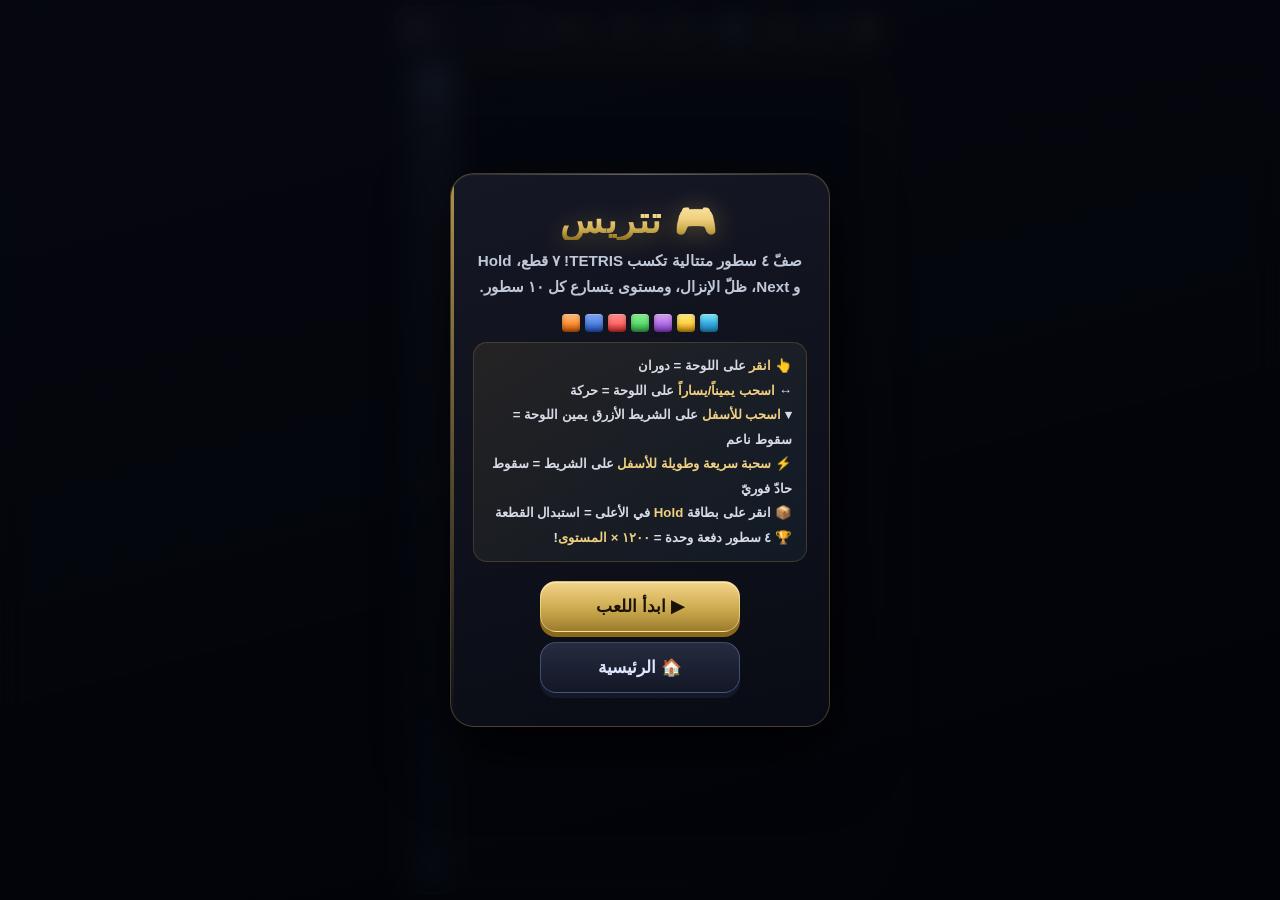
<file: tetris.html>
<!DOCTYPE html>
<html lang="ar" dir="rtl">
<head>
<meta charset="UTF-8">
<meta name="viewport" content="width=device-width,initial-scale=1,maximum-scale=1,user-scalable=no,viewport-fit=cover">
<title>تتريس | Wanees</title>
<meta name="theme-color" content="#0a0a16">
<meta name="description" content="تتريس بإحساس حديث على جوالك — أزرار كبيرة، تأثيرات بلورية، إيماءات لمس، وموسيقى تفاعلية.">
<link rel="manifest" href="manifest.json">
<link rel="icon" href="icon-192.png">
<style>
*{box-sizing:border-box;-webkit-tap-highlight-color:transparent;-webkit-touch-callout:none}
:root{
  --bg:#06070d; --glass:rgba(18,20,32,0.55);
  --gold:#c9a84c; --gold-light:#f0d080;
  --p-I:#5dd9ff; --p-O:#ffd24a; --p-T:#b573e8;
  --p-S:#5edd72; --p-Z:#ff6b6b; --p-J:#5586e0; --p-L:#ff9438;
}
html,body{margin:0;padding:0;height:100%;height:100dvh;overflow:hidden;background:var(--bg);
  font-family:'Tajawal','Cairo','Segoe UI',sans-serif;color:#fff;
  user-select:none;-webkit-user-select:none;touch-action:none;overscroll-behavior:none}

/* ===== Layered ambient background ===== */
body::before{content:'';position:fixed;inset:-15%;z-index:-2;pointer-events:none;
  background:
    radial-gradient(circle 380px at 12% 20%,rgba(93,217,255,0.22),transparent 65%),
    radial-gradient(circle 400px at 88% 80%,rgba(181,115,232,0.20),transparent 65%),
    radial-gradient(circle 320px at 50% 50%,rgba(201,168,76,0.12),transparent 70%),
    radial-gradient(circle 260px at 75% 25%,rgba(255,107,107,0.10),transparent 70%);
  filter:blur(20px);animation:orb 18s ease-in-out infinite alternate}
@keyframes orb{
  0%{transform:translate(0,0) scale(1) rotate(0)}
  50%{transform:translate(-4%,3%) scale(1.08) rotate(2deg)}
  100%{transform:translate(3%,-4%) scale(1.04) rotate(-1deg)}
}
body::after{content:'';position:fixed;inset:0;z-index:-1;pointer-events:none;
  background:
    repeating-linear-gradient(0deg,transparent 0 2px,rgba(255,255,255,0.012) 2px 3px),
    repeating-linear-gradient(90deg,transparent 0 2px,rgba(255,255,255,0.012) 2px 3px)}
@media (prefers-reduced-motion:reduce){body::before{animation:none}}

#game{position:fixed;inset:0;display:flex;flex-direction:column;
  padding:calc(6px + env(safe-area-inset-top,0)) 6px calc(6px + env(safe-area-inset-bottom,0));
  margin:0 auto;gap:6px}

/* ===== HUD pills row ===== */
#topRow{display:flex;justify-content:center;align-items:center;gap:5px;flex-wrap:wrap;flex-shrink:0}
.pill{background:linear-gradient(165deg,rgba(20,22,38,0.92),rgba(10,12,22,0.85));
  border:1px solid rgba(255,255,255,0.10);
  border-radius:14px;padding:5px 10px;font-size:0.76rem;font-weight:800;
  backdrop-filter:blur(14px) saturate(140%);-webkit-backdrop-filter:blur(14px) saturate(140%);
  box-shadow:0 4px 14px rgba(0,0,0,0.4),inset 0 1px 0 rgba(255,255,255,0.08);
  display:flex;gap:5px;align-items:center;line-height:1.2;position:relative;overflow:hidden}
.pill::before{content:'';position:absolute;left:0;top:0;width:2px;height:100%;background:linear-gradient(180deg,var(--gold),transparent);opacity:0.7}
.pill .lbl{color:#9aa3b8;font-weight:700;font-size:0.78em}
.pill .val{color:#fff;font-family:'Courier New',monospace;font-variant-numeric:tabular-nums;
  text-shadow:0 0 12px rgba(240,208,128,0.5);font-size:1.05em}
.pill.score .val{color:var(--gold-light);font-size:1.15em}
.pill.icon{cursor:pointer;width:34px;height:34px;padding:0;justify-content:center;font-size:0.95rem}
.pill.icon:active{transform:scale(0.92)}
.pill.pulse-up{animation:pulseUp 0.45s ease-out}
@keyframes pulseUp{0%{transform:scale(1)}50%{transform:scale(1.15);box-shadow:0 0 24px rgba(255,210,80,0.8)}100%{transform:scale(1)}}

/* Hold / Next previews live as tiny chips inside the HUD row */
.pill.tile{padding:3px 8px 3px 4px;gap:6px}
.pill.tile .tile-cv{width:38px;height:38px;display:block;
  filter:drop-shadow(0 2px 6px rgba(255,255,255,0.08));border-radius:6px;background:rgba(0,0,0,0.3)}
.pill.tile .tile-lbl{font-size:0.62rem;color:#9aa3b8;font-weight:800;letter-spacing:1px;text-transform:uppercase;line-height:1}
#holdCard{cursor:pointer;transition:transform 0.1s}
#holdCard:active{transform:scale(0.94)}
#holdCard.holdLocked{opacity:0.5;filter:grayscale(0.5)}
#holdCard.flash{animation:holdFlash 0.55s ease-out}
@keyframes holdFlash{
  0%{box-shadow:0 4px 14px rgba(0,0,0,0.4),inset 0 1px 0 rgba(255,255,255,0.08)}
  35%{box-shadow:0 0 22px rgba(181,115,232,0.95),inset 0 0 20px rgba(181,115,232,0.55)}
  100%{box-shadow:0 4px 14px rgba(0,0,0,0.4),inset 0 1px 0 rgba(255,255,255,0.08)}
}

/* ===== Big board fills the remaining vertical space ===== */
#boardWrap{position:relative;flex:1;display:flex;flex-direction:row;align-items:center;justify-content:center;
  min-height:0;width:100%;gap:6px}
#boardStage{position:relative;display:flex;align-items:center;justify-content:center}
#board{display:block;
  background:linear-gradient(180deg,#04060d,#0a0d1a);
  border:2px solid rgba(201,168,76,0.3);border-radius:14px;
  box-shadow:
    0 0 40px rgba(201,168,76,0.18),
    0 0 80px rgba(93,217,255,0.08),
    inset 0 0 30px rgba(0,0,0,0.7),
    0 20px 50px rgba(0,0,0,0.7)}
/* Flash overlay over the board */
#flash{position:absolute;inset:0;background:radial-gradient(circle,#fff 0%,transparent 80%);opacity:0;
  pointer-events:none;border-radius:14px;mix-blend-mode:screen;transition:opacity 0.2s}
#flash.on{opacity:0.75}
/* Glow on board border (intensifies when stack gets tall) */
#boardGlow{position:absolute;inset:-4px;border-radius:18px;pointer-events:none;
  box-shadow:0 0 0 rgba(201,168,76,0);transition:box-shadow 0.4s}
#boardGlow.warn{box-shadow:0 0 30px rgba(255,107,107,0.5),inset 0 0 22px rgba(255,107,107,0.25)}
#boardGlow.danger{box-shadow:0 0 50px rgba(255,40,40,0.85),inset 0 0 32px rgba(255,40,40,0.4);
  animation:dangerPulse 0.6s ease-in-out infinite alternate}
@keyframes dangerPulse{from{box-shadow:0 0 40px rgba(255,40,40,0.6),inset 0 0 24px rgba(255,40,40,0.3)}
  to{box-shadow:0 0 70px rgba(255,40,40,1),inset 0 0 40px rgba(255,40,40,0.5)}}

/* ===== Drop bar (right of board) — drag down for soft drop, fast swipe = hard drop ===== */
#dropBar{flex-shrink:0;width:44px;align-self:stretch;
  background:linear-gradient(180deg,rgba(40,52,82,0.55),rgba(18,28,52,0.85));
  border:1px solid rgba(93,217,255,0.32);border-radius:14px;
  box-shadow:inset 0 0 22px rgba(93,217,255,0.10),0 4px 14px rgba(0,0,0,0.5),
    inset 0 1px 0 rgba(255,255,255,0.08);
  display:flex;flex-direction:column;align-items:center;justify-content:space-between;
  padding:14px 0;color:#9ad5ff;font-weight:900;
  touch-action:none;user-select:none;-webkit-user-select:none;cursor:pointer;
  transition:background 0.15s, box-shadow 0.15s, border-color 0.15s;position:relative;overflow:hidden}
#dropBar::before{content:'';position:absolute;left:0;right:0;top:0;height:50%;
  background:linear-gradient(180deg,rgba(255,255,255,0.06),transparent);pointer-events:none}
#dropBar .arr{font-size:1.5rem;line-height:1;
  text-shadow:0 0 14px rgba(93,217,255,0.7),0 2px 0 rgba(0,0,0,0.5);
  animation:dropArr 1.6s ease-in-out infinite}
#dropBar .arr:nth-child(3){animation-delay:0.8s}
#dropBar .lbl{writing-mode:vertical-rl;text-orientation:mixed;letter-spacing:5px;font-size:0.7rem;
  color:var(--gold-light);text-shadow:0 0 10px rgba(240,208,128,0.5);opacity:0.85}
#dropBar.active{background:linear-gradient(180deg,rgba(90,200,255,0.5),rgba(40,140,220,0.75));
  border-color:rgba(180,240,255,0.7);box-shadow:0 0 28px rgba(93,217,255,0.55),inset 0 0 30px rgba(255,255,255,0.10)}
#dropBar.active .arr{animation-duration:0.4s;color:#fff}
#dropBar.hard{background:linear-gradient(180deg,rgba(255,210,80,0.6),rgba(255,140,40,0.85));
  border-color:rgba(255,236,170,0.9);box-shadow:0 0 36px rgba(255,210,80,0.85)}
@keyframes dropArr{0%,100%{transform:translateY(-3px);opacity:0.55}50%{transform:translateY(5px);opacity:1}}

/* ===== Score-pop floaters ===== */
.score-pop{position:absolute;font-weight:900;font-size:1.4rem;pointer-events:none;
  background:linear-gradient(180deg,#fff,var(--gold-light),var(--gold));
  -webkit-background-clip:text;background-clip:text;color:transparent;
  filter:drop-shadow(0 2px 6px rgba(0,0,0,0.7)) drop-shadow(0 0 18px rgba(255,210,80,0.7));
  animation:scorePop 0.95s ease-out forwards;z-index:5}
@keyframes scorePop{
  0%{opacity:0;transform:translate(-50%,-30%) scale(0.5)}
  20%{opacity:1;transform:translate(-50%,-60%) scale(1.2)}
  100%{opacity:0;transform:translate(-50%,-200%) scale(1)}
}

/* ===== Level-up burst ===== */
#levelUp{position:absolute;left:50%;top:38%;transform:translate(-50%,-50%);
  z-index:8;pointer-events:none;text-align:center;opacity:0}
#levelUp.show{animation:lvlUp 1.6s ease-out forwards}
#levelUp .lt{font-size:2.6rem;font-weight:900;letter-spacing:3px;line-height:1;
  background:linear-gradient(180deg,#fff,var(--gold-light) 50%,var(--gold) 100%);
  -webkit-background-clip:text;background-clip:text;color:transparent;
  filter:drop-shadow(0 0 30px rgba(255,210,80,0.9)) drop-shadow(0 4px 0 rgba(0,0,0,0.5))}
#levelUp .lv{font-size:4rem;font-weight:900;line-height:1;margin-top:6px;
  background:linear-gradient(180deg,var(--p-T),var(--p-I) 70%);
  -webkit-background-clip:text;background-clip:text;color:transparent;
  filter:drop-shadow(0 0 40px rgba(93,217,255,0.7))}
@keyframes lvlUp{
  0%{opacity:0;transform:translate(-50%,-50%) scale(0.4)}
  25%{opacity:1;transform:translate(-50%,-50%) scale(1.15)}
  70%{opacity:1;transform:translate(-50%,-50%) scale(1)}
  100%{opacity:0;transform:translate(-50%,-80%) scale(0.95)}
}

/* ===== Combo flash ===== */
#comboFx{position:absolute;left:50%;top:25%;transform:translate(-50%,-50%);
  z-index:6;pointer-events:none;font-weight:900;font-size:1.6rem;opacity:0;
  background:linear-gradient(180deg,#fff,#ff8838 60%,#cc3010);
  -webkit-background-clip:text;background-clip:text;color:transparent;
  filter:drop-shadow(0 0 16px rgba(255,140,60,0.9))}
#comboFx.show{animation:comboFx 0.85s ease-out forwards}
@keyframes comboFx{
  0%{opacity:0;transform:translate(-50%,-50%) scale(0.5)}
  20%{opacity:1;transform:translate(-50%,-65%) scale(1.18)}
  100%{opacity:0;transform:translate(-50%,-100%) scale(1)}
}

/* ===== Overlays (start / pause / over) ===== */
.overlay{position:fixed;inset:0;z-index:30;
  background:linear-gradient(165deg,rgba(6,8,16,0.78),rgba(2,3,8,0.92));
  backdrop-filter:blur(14px);-webkit-backdrop-filter:blur(14px);
  display:flex;align-items:center;justify-content:center;padding:20px}
.card{background:linear-gradient(165deg,rgba(22,24,38,0.96),rgba(10,12,22,0.92));
  border:1px solid rgba(201,168,76,0.3);border-radius:24px;padding:28px 22px;max-width:380px;width:100%;
  box-shadow:0 26px 70px rgba(0,0,0,0.75),inset 0 1px 0 rgba(255,255,255,0.07);
  text-align:center;position:relative;overflow:hidden;animation:cardIn 0.45s cubic-bezier(0.34,1.4,0.64,1)}
@keyframes cardIn{from{opacity:0;transform:scale(0.92) translateY(20px)}to{opacity:1;transform:none}}
.card::before{content:'';position:absolute;left:0;top:0;width:3px;height:100%;background:linear-gradient(180deg,var(--gold),transparent);opacity:0.85}
.card::after{content:'';position:absolute;left:0;right:0;top:0;height:1px;background:linear-gradient(90deg,transparent,rgba(255,255,255,0.28),transparent)}
.title{font-size:2.2rem;font-weight:900;margin:0 0 8px;letter-spacing:1.5px;line-height:1.1;
  background:linear-gradient(180deg,#fbe9a8 0%,var(--gold-light) 45%,var(--gold) 74%,#8b6e1f 100%);
  -webkit-background-clip:text;background-clip:text;color:transparent;
  filter:drop-shadow(0 2px 12px rgba(201,168,76,0.4))}
.sub{font-size:0.95rem;color:#c0c8d8;margin:0 0 14px;line-height:1.7;font-weight:600}
.tips{background:linear-gradient(135deg,rgba(201,168,76,0.10),rgba(93,217,255,0.06));
  border:1px solid rgba(201,168,76,0.22);border-radius:14px;
  padding:11px 14px;font-size:0.83rem;color:#d8dae6;line-height:1.85;text-align:right;font-weight:600;margin:6px 0 14px}
.tips b{color:var(--gold-light)}
.tips .key{display:inline-block;background:rgba(255,255,255,0.08);border:1px solid rgba(255,255,255,0.15);
  border-radius:5px;padding:1px 6px;font-family:'Courier New',monospace;font-size:0.85em;font-weight:700}
.stats{background:rgba(0,0,0,0.4);border:1px solid rgba(201,168,76,0.2);border-radius:14px;
  padding:13px 18px;font-size:0.92rem;color:var(--gold-light);font-weight:800;margin:6px 0 16px;text-align:right}
.stats .row{display:flex;justify-content:space-between;align-items:center;padding:3px 0}
.stats strong{color:#fff;font-size:1.25rem;font-family:'Courier New',monospace}
.ov-btn{background:linear-gradient(180deg,#f4d488,var(--gold) 58%,#9c7c2e);
  border:1px solid rgba(255,236,170,0.55);color:#1a1206;border-radius:16px;
  padding:14px 30px;font-size:1.05rem;font-weight:900;cursor:pointer;font-family:inherit;
  min-width:200px;margin:5px;box-shadow:0 5px 0 #8a6a18,inset 0 1px 0 rgba(255,255,255,0.45)}
.ov-btn:active{transform:translateY(3px);box-shadow:0 2px 0 #8a6a18}
.ov-btn.secondary{background:linear-gradient(180deg,rgba(40,46,66,0.95),rgba(20,24,38,0.95));
  border-color:rgba(120,150,210,0.4);color:#dde6ff;box-shadow:0 5px 0 #14182a}
.ov-btn.secondary:active{box-shadow:0 2px 0 #14182a}

/* Tiny preview tiles inside the start card */
.preview-row{display:flex;gap:5px;justify-content:center;margin:8px 0 10px}
.preview-row .cell{width:18px;height:18px;border-radius:4px;box-shadow:inset 0 1px 0 rgba(255,255,255,0.3),inset 0 -1px 4px rgba(0,0,0,0.3)}

@media (max-height:680px){
  .pill{padding:4px 8px;font-size:0.72rem}
  .pill.tile .tile-cv{width:32px;height:32px}
  .pill.icon{width:30px;height:30px}
}
@media (max-width:340px){
  .pill{padding:4px 6px}
  .pill.tile .tile-cv{width:30px;height:30px}
}
</style>
</head>
<body>
<div id="game">
  <div id="topRow">
    <span class="pill icon" onclick="location.href='index.html'" aria-label="الرئيسية">🏠</span>
    <span class="pill icon" id="pauseBtn" onclick="togglePause()" aria-label="إيقاف">⏸</span>
    <span class="pill score"><span class="lbl">⭐</span><span class="val" id="hudScore">0</span></span>
    <span class="pill"><span class="lbl">📊</span><span class="val" id="hudLevel">1</span></span>
    <span class="pill"><span class="lbl">📏</span><span class="val" id="hudLines">0</span></span>
    <span class="pill"><span class="lbl">🏆</span><span class="val" id="hudBest">0</span></span>
    <span class="pill"><span class="lbl">🔥</span><span class="val" id="hudCombo">×0</span></span>
    <span class="pill tile" id="holdCard" aria-label="Hold"><span class="tile-lbl">📦</span><canvas id="holdCv" class="tile-cv" width="76" height="76"></canvas></span>
    <span class="pill tile" aria-label="Next"><span class="tile-lbl">⏭</span><canvas id="nextCv" class="tile-cv" width="76" height="76"></canvas></span>
  </div>

  <div id="boardWrap">
    <div id="boardStage">
      <canvas id="board" width="300" height="600"></canvas>
      <div id="boardGlow"></div>
      <div id="flash"></div>
      <div id="comboFx"></div>
      <div id="levelUp"><div class="lt">LEVEL UP!</div><div class="lv" id="lvlNum">2</div></div>
    </div>
    <div id="dropBar" aria-label="اسحب للأسفل لإنزال القطعة">
      <div class="arr">▾</div>
      <div class="lbl">سحب ↓</div>
      <div class="arr">▾</div>
    </div>
  </div>
</div>

<div class="overlay" id="startOv">
  <div class="card">
    <h1 class="title">🎮 تتريس</h1>
    <p class="sub">صفّ ٤ سطور متتالية تكسب <b>TETRIS</b>! ٧ قطع، Hold و Next، ظلّ الإنزال، ومستوى يتسارع كل ١٠ سطور.</p>
    <div class="preview-row">
      <span class="cell" style="background:linear-gradient(180deg,#80edff,#3aaee0,#1670a0)"></span>
      <span class="cell" style="background:linear-gradient(180deg,#ffec80,#ffd24a,#aa7800)"></span>
      <span class="cell" style="background:linear-gradient(180deg,#d8a8f0,#b573e8,#7030a8)"></span>
      <span class="cell" style="background:linear-gradient(180deg,#8af090,#5edd72,#288838)"></span>
      <span class="cell" style="background:linear-gradient(180deg,#ff9090,#ff6b6b,#aa2020)"></span>
      <span class="cell" style="background:linear-gradient(180deg,#80a8ff,#5586e0,#1840a0)"></span>
      <span class="cell" style="background:linear-gradient(180deg,#ffc080,#ff9438,#aa4800)"></span>
    </div>
    <div class="tips">
      👆 <b>انقر</b> على اللوحة = دوران<br>
      ↔ <b>اسحب يميناً/يساراً</b> على اللوحة = حركة<br>
      ▾ <b>اسحب للأسفل</b> على الشريط الأزرق يمين اللوحة = سقوط ناعم<br>
      ⚡ <b>سحبة سريعة وطويلة للأسفل</b> على الشريط = سقوط حادّ فوريّ<br>
      📦 انقر على بطاقة <b>Hold</b> في الأعلى = استبدال القطعة<br>
      🏆 ٤ سطور دفعة وحدة = <b>١٢٠٠ × المستوى</b>!
    </div>
    <button class="ov-btn" onclick="startGame()">▶ ابدأ اللعب</button>
    <button class="ov-btn secondary" onclick="location.href='index.html'">🏠 الرئيسية</button>
  </div>
</div>

<div class="overlay" id="pauseOv" style="display:none">
  <div class="card">
    <h1 class="title">⏸ إيقاف</h1>
    <p class="sub">خذ نفسك… القطعة بانتظارك</p>
    <button class="ov-btn" onclick="resumeGame()">▶ متابعة</button>
    <button class="ov-btn secondary" onclick="quitNow()">🏠 خروج</button>
  </div>
</div>

<div class="overlay" id="overOv" style="display:none">
  <div class="card">
    <h1 class="title" id="overTitle">💥 انتهت اللعبة</h1>
    <p class="sub" id="overSub">امتلأت اللوحة! حاول مرة أخرى واكسر رقمك.</p>
    <div class="stats">
      <div class="row"><span>⭐ النقاط</span><strong id="finScore">0</strong></div>
      <div class="row"><span>📊 المستوى</span><strong id="finLevel">1</strong></div>
      <div class="row"><span>📏 السطور</span><strong id="finLines">0</strong></div>
      <div class="row"><span>🏆 الأفضل</span><strong id="finBest">0</strong></div>
      <div id="finRecord" style="color:#ff9438;margin-top:6px;display:none;text-align:center">🎉 رقم قياسي جديد!</div>
    </div>
    <button class="ov-btn" onclick="startGame()">🔄 ابدأ من جديد</button>
    <button class="ov-btn secondary" onclick="location.href='index.html'">🏠 الرئيسية</button>
  </div>
</div>

<script src="game-core.js"></script>
<script>
'use strict';
/* ============================================================
   تتريس — mobile-first with deep glass UI
   - 10×20 board, 7-bag random, SRS-ish wall kicks
   - Hold + Next + Ghost piece
   - Combo + level scoring, hard/soft drop bonuses
   - Touch-only UI: 3 rows of big buttons + swipe/tap on board
   - Score-pop floaters, level-up burst, combo flash, danger glow
   - Vibration on hard drop / line clear / game over (if supported)
   ============================================================ */
const COLS = 10, ROWS = 20;
const COLORS = {
  I:'#5dd9ff', O:'#ffd24a', T:'#b573e8',
  S:'#5edd72', Z:'#ff6b6b', J:'#5586e0', L:'#ff9438',
};
const SHAPES = {
  I:[ [[0,0,0,0],[1,1,1,1],[0,0,0,0],[0,0,0,0]],
      [[0,0,1,0],[0,0,1,0],[0,0,1,0],[0,0,1,0]],
      [[0,0,0,0],[0,0,0,0],[1,1,1,1],[0,0,0,0]],
      [[0,1,0,0],[0,1,0,0],[0,1,0,0],[0,1,0,0]] ],
  O:[ [[1,1],[1,1]] ],
  T:[ [[0,1,0],[1,1,1],[0,0,0]],
      [[0,1,0],[0,1,1],[0,1,0]],
      [[0,0,0],[1,1,1],[0,1,0]],
      [[0,1,0],[1,1,0],[0,1,0]] ],
  S:[ [[0,1,1],[1,1,0],[0,0,0]],
      [[0,1,0],[0,1,1],[0,0,1]],
      [[0,0,0],[0,1,1],[1,1,0]],
      [[1,0,0],[1,1,0],[0,1,0]] ],
  Z:[ [[1,1,0],[0,1,1],[0,0,0]],
      [[0,0,1],[0,1,1],[0,1,0]],
      [[0,0,0],[1,1,0],[0,1,1]],
      [[0,1,0],[1,1,0],[1,0,0]] ],
  J:[ [[1,0,0],[1,1,1],[0,0,0]],
      [[0,1,1],[0,1,0],[0,1,0]],
      [[0,0,0],[1,1,1],[0,0,1]],
      [[0,1,0],[0,1,0],[1,1,0]] ],
  L:[ [[0,0,1],[1,1,1],[0,0,0]],
      [[0,1,0],[0,1,0],[0,1,1]],
      [[0,0,0],[1,1,1],[1,0,0]],
      [[1,1,0],[0,1,0],[0,1,0]] ],
};
const KICKS = [[0,0],[ -1,0],[1,0],[0,-1],[-1,-1],[1,-1],[0,1]];

const G = {
  grid: null, curr: null, next: null,
  hold: null, holdLocked: false,
  bag: [], score: 0, lines: 0, level: 1, combo: -1,
  best: loadBest(), state: 'idle',
  dropAcc: 0, softDrop: false, lastT: 0, raf: 0,
  prevScore: 0, // for score-pop animation
};

const boardCv = document.getElementById('board');
const bctx = boardCv.getContext('2d');
const holdCv = document.getElementById('holdCv'), hctx = holdCv.getContext('2d');
const nextCv = document.getElementById('nextCv'), nctx = nextCv.getContext('2d');
let CELL = 30, BW = 0, BH = 0;

function fitBoard(){
  const wrap = document.getElementById('boardWrap');
  const game = document.getElementById('game');
  const dpr = Math.min(window.devicePixelRatio || 1, 2);

  // Reserve room for the right-side drop bar + gap
  const DROP_BAR_W = 44, GAP = 6;
  const availW = Math.max(120, game.clientWidth - DROP_BAR_W - GAP - 4);
  const availH = Math.max(240, wrap.clientHeight - 4);
  const cellByW = Math.floor(availW / COLS);
  const cellByH = Math.floor(availH / ROWS);
  CELL = Math.max(14, Math.min(cellByW, cellByH));
  BW = CELL * COLS; BH = CELL * ROWS;
  boardCv.width = BW * dpr; boardCv.height = BH * dpr;
  boardCv.style.width = BW + 'px'; boardCv.style.height = BH + 'px';
  bctx.setTransform(dpr, 0, 0, dpr, 0, 0);

  for (const [cv, ctx2] of [[holdCv, hctx], [nextCv, nctx]]){
    const ss = cv.clientWidth || cv.width || 38;
    cv.width = ss * dpr; cv.height = ss * dpr;
    ctx2.setTransform(dpr, 0, 0, dpr, 0, 0);
  }
}

function refillBag(){
  const all = ['I','O','T','S','Z','J','L'];
  for (let i = all.length - 1; i > 0; i--){
    const j = Math.floor(Math.random() * (i + 1));
    [all[i], all[j]] = [all[j], all[i]];
  }
  G.bag.push(...all);
}
function nextKind(){
  if (G.bag.length < 2) refillBag();
  return G.bag.shift();
}
function spawn(kind){
  const shape = SHAPES[kind][0];
  const w = shape[0].length;
  const c = Math.floor((COLS - w) / 2);
  const r = (kind === 'I') ? -1 : 0;
  return { kind, rot: 0, r, c };
}
function shapeOf(p){ return SHAPES[p.kind][p.rot % SHAPES[p.kind].length]; }
function collides(p, gr){
  gr = gr || G.grid;
  const s = shapeOf(p);
  for (let i = 0; i < s.length; i++)
    for (let j = 0; j < s[0].length; j++){
      if (!s[i][j]) continue;
      const rr = p.r + i, cc = p.c + j;
      if (cc < 0 || cc >= COLS || rr >= ROWS) return true;
      if (rr >= 0 && gr[rr][cc]) return true;
    }
  return false;
}
function tryMove(dr, dc){
  if (!G.curr) return false;
  const t = { ...G.curr, r: G.curr.r + dr, c: G.curr.c + dc };
  if (!collides(t)){ G.curr = t; return true; }
  return false;
}
function tryRotate(dir){
  if (!G.curr || G.curr.kind === 'O') return false;
  const rots = SHAPES[G.curr.kind].length;
  const newRot = (G.curr.rot + dir + rots) % rots;
  const t = { ...G.curr, rot: newRot };
  for (const [dx, dy] of KICKS){
    const t2 = { ...t, c: t.c + dx, r: t.r + dy };
    if (!collides(t2)){ G.curr = t2; return true; }
  }
  return false;
}
function hardDrop(){
  if (!G.curr) return;
  let cells = 0;
  while (tryMove(1, 0)) cells++;
  if (cells > 0) addScore(cells * 2, 'سقوط حادّ');
  flashScreen(); vibe(35);
  lockPiece();
}
function softDropOne(){
  if (!G.curr) return;
  if (tryMove(1, 0)) addScore(1);
  else lockPiece();
}
function lockPiece(){
  const p = G.curr;
  const s = shapeOf(p);
  const c = COLORS[p.kind];
  for (let i = 0; i < s.length; i++)
    for (let j = 0; j < s[0].length; j++){
      if (!s[i][j]) continue;
      const rr = p.r + i, cc = p.c + j;
      if (rr < 0){ gameOver(); return; }
      G.grid[rr][cc] = c;
    }
  sndLock();
  const fullRows = [];
  for (let r = 0; r < ROWS; r++) if (G.grid[r].every(x => x)) fullRows.push(r);
  if (fullRows.length) setTimeout(() => clearLines(fullRows), 60);
  G.curr = G.next; G.next = spawn(nextKind());
  G.holdLocked = false;
  document.getElementById('holdCard').classList.remove('holdLocked');
  if (collides(G.curr)){ gameOver(); return; }
  updateHud(); drawPreviews(); updateDangerGlow();
}
function clearLines(rows){
  const n = rows.length;
  flashScreen(); vibe(n >= 4 ? 80 : 30);
  for (const r of rows) for (let c = 0; c < COLS; c++) G.grid[r][c] = '#ffffff';
  draw();
  setTimeout(() => {
    rows.sort((a,b) => a-b);
    for (const r of rows){
      G.grid.splice(r, 1);
      G.grid.unshift(new Array(COLS).fill(null));
    }
    const base = [0, 100, 300, 500, 1200][n] || 0;
    const earned = base * G.level;
    addScore(earned, ['','مفرد','مزدوج','ثلاثي','TETRIS!'][n]);
    G.lines += n;
    G.combo = G.combo + 1;
    if (G.combo > 0){
      const cbonus = 50 * G.combo * G.level;
      addScore(cbonus);
      flashCombo('🔥 كومبو ×' + G.combo + '!');
    }
    const newLevel = 1 + Math.floor(G.lines / 10);
    if (newLevel !== G.level){
      G.level = newLevel; sndLevelUp(); showLevelUp(G.level);
    }
    sndClear(n);
    updateHud(); updateDangerGlow();
  }, 130);
}
function gameOver(){
  G.state = 'over';
  cancelAnimationFrame(G.raf);
  vibe([100, 50, 100, 50, 200]);
  sndOver();
  const isNew = G.score > G.best;
  if (isNew){ G.best = G.score; saveBest(G.best); }
  document.getElementById('finScore').textContent = G.score.toLocaleString('en-US');
  document.getElementById('finLevel').textContent = G.level;
  document.getElementById('finLines').textContent = G.lines;
  document.getElementById('finBest').textContent = G.best.toLocaleString('en-US');
  document.getElementById('finRecord').style.display = isNew ? '' : 'none';
  document.getElementById('overOv').style.display = 'flex';
}
function holdSwap(){
  if (G.holdLocked || !G.curr) return;
  if (!G.hold){
    G.hold = G.curr.kind;
    G.curr = G.next; G.next = spawn(nextKind());
  } else {
    const tmp = G.curr.kind;
    G.curr = spawn(G.hold); G.hold = tmp;
  }
  G.holdLocked = true;
  document.getElementById('holdCard').classList.add('holdLocked');
  if (collides(G.curr)){ gameOver(); return; }
  drawPreviews(); sndHold(); vibe(15);
}
function gravityMs(){
  const lvl = G.level;
  if (lvl >= 15) return 50;
  return Math.round(800 * Math.pow(0.86, lvl - 1));
}

/* ===== Score, HUD, FX ===== */
function addScore(amount, popLabel){
  G.score += amount;
  // Floater on the board
  if (amount > 0 && popLabel){
    const el = document.createElement('div');
    el.className = 'score-pop';
    el.textContent = '+' + amount + (popLabel ? ' · ' + popLabel : '');
    el.style.left = '50%';
    el.style.top = '40%';
    document.getElementById('boardWrap').appendChild(el);
    setTimeout(() => el.remove(), 950);
  }
}
function updateHud(){
  const scEl = document.getElementById('hudScore');
  const oldVal = G.prevScore || 0;
  if (G.score !== oldVal){
    // Roll the number quickly
    const start = oldVal, delta = G.score - start, dur = 350, t0 = performance.now();
    function tick(t){
      const k = Math.min(1, (t-t0)/dur);
      const ease = 1 - Math.pow(1-k, 3);
      scEl.textContent = Math.round(start + delta*ease).toLocaleString('en-US');
      if (k < 1) requestAnimationFrame(tick);
    }
    requestAnimationFrame(tick);
    scEl.parentElement.classList.add('pulse-up');
    setTimeout(() => scEl.parentElement.classList.remove('pulse-up'), 450);
    G.prevScore = G.score;
  }
  document.getElementById('hudLevel').textContent = G.level;
  document.getElementById('hudLines').textContent = G.lines;
  document.getElementById('hudBest').textContent = G.best.toLocaleString('en-US');
  document.getElementById('hudCombo').textContent = '×' + Math.max(0, G.combo);
}
function flashScreen(){
  const f = document.getElementById('flash');
  f.classList.add('on'); clearTimeout(flashScreen._t);
  flashScreen._t = setTimeout(() => f.classList.remove('on'), 150);
}
function flashCombo(text){
  const el = document.getElementById('comboFx');
  el.textContent = text; el.classList.remove('show');
  void el.offsetWidth; el.classList.add('show');
}
function showLevelUp(lv){
  const el = document.getElementById('levelUp');
  document.getElementById('lvlNum').textContent = lv;
  el.classList.remove('show'); void el.offsetWidth; el.classList.add('show');
  vibe([20, 30, 30]);
}
function updateDangerGlow(){
  // Find highest stack point — closer to top = warn → danger
  let highest = ROWS;
  for (let r = 0; r < ROWS; r++){
    if (G.grid[r].some(x => x)){ highest = r; break; }
  }
  const ratio = (ROWS - highest) / ROWS;
  const el = document.getElementById('boardGlow');
  el.classList.toggle('warn', ratio >= 0.65 && ratio < 0.82);
  el.classList.toggle('danger', ratio >= 0.82);
}
const vibe = WG.vibe;   // shared haptics from game-core

/* ===== Drawing ===== */
function lighten(hex, amt){
  const n = parseInt(hex.slice(1), 16);
  const r=(n>>16)&255, g=(n>>8)&255, b=n&255;
  return 'rgb('+Math.min(255,Math.floor(r+(255-r)*amt))+','+Math.min(255,Math.floor(g+(255-g)*amt))+','+Math.min(255,Math.floor(b+(255-b)*amt))+')';
}
function darken(hex, amt){
  const n = parseInt(hex.slice(1), 16);
  return 'rgb('+Math.floor(((n>>16)&255)*(1-amt))+','+Math.floor(((n>>8)&255)*(1-amt))+','+Math.floor((n&255)*(1-amt))+')';
}
function drawCell(ctx, x, y, w, color, ghost){
  if (ghost){
    ctx.fillStyle = 'rgba(255,255,255,0.04)';
    ctx.fillRect(x, y, w, w);
    ctx.strokeStyle = color + 'aa';
    ctx.lineWidth = 1.5;
    ctx.setLineDash([3,2]);
    ctx.strokeRect(x+1, y+1, w-2, w-2);
    ctx.setLineDash([]);
    return;
  }
  const g = ctx.createLinearGradient(x, y, x, y + w);
  g.addColorStop(0, lighten(color, 0.30));
  g.addColorStop(0.55, color);
  g.addColorStop(1, darken(color, 0.35));
  ctx.fillStyle = g;
  ctx.fillRect(x, y, w, w);
  // Bright top/left edges
  ctx.fillStyle = 'rgba(255,255,255,0.40)';
  ctx.fillRect(x, y, w, 2); ctx.fillRect(x, y, 2, w);
  ctx.fillStyle = 'rgba(0,0,0,0.42)';
  ctx.fillRect(x, y + w - 2, w, 2); ctx.fillRect(x + w - 2, y, 2, w);
  // Inner gloss
  ctx.fillStyle = 'rgba(255,255,255,0.18)';
  ctx.fillRect(x + 3, y + 3, w - 6, Math.max(2, w * 0.22));
  // Soft glow
  ctx.fillStyle = lighten(color, 0.55);
  ctx.globalAlpha = 0.4;
  ctx.fillRect(x + w*0.18, y + w*0.18, w*0.18, w*0.18);
  ctx.globalAlpha = 1;
}
function draw(){
  // Background (subtle)
  bctx.fillStyle = '#04060c'; bctx.fillRect(0, 0, BW, BH);
  // Grid lines
  bctx.strokeStyle = 'rgba(255,255,255,0.04)'; bctx.lineWidth = 1;
  for (let c = 1; c < COLS; c++){
    bctx.beginPath(); bctx.moveTo(c*CELL+0.5, 0); bctx.lineTo(c*CELL+0.5, BH); bctx.stroke();
  }
  for (let r = 1; r < ROWS; r++){
    bctx.beginPath(); bctx.moveTo(0, r*CELL+0.5); bctx.lineTo(BW, r*CELL+0.5); bctx.stroke();
  }
  // Locked cells
  for (let r = 0; r < ROWS; r++){
    for (let c = 0; c < COLS; c++){
      const col = G.grid[r][c]; if (!col) continue;
      drawCell(bctx, c*CELL, r*CELL, CELL, col);
    }
  }
  if (G.curr && G.state === 'playing'){
    // Ghost
    const ghost = { ...G.curr };
    while (!collides({ ...ghost, r: ghost.r + 1 })) ghost.r++;
    const s = shapeOf(ghost), col = COLORS[ghost.kind];
    for (let i = 0; i < s.length; i++)
      for (let j = 0; j < s[0].length; j++)
        if (s[i][j] && ghost.r + i >= 0)
          drawCell(bctx, (ghost.c+j)*CELL, (ghost.r+i)*CELL, CELL, col, true);
    // Current
    const s2 = shapeOf(G.curr), col2 = COLORS[G.curr.kind];
    for (let i = 0; i < s2.length; i++)
      for (let j = 0; j < s2[0].length; j++)
        if (s2[i][j] && G.curr.r + i >= 0)
          drawCell(bctx, (G.curr.c+j)*CELL, (G.curr.r+i)*CELL, CELL, col2);
  }
}
function drawPiecePreview(ctx, cv, kind){
  const ss = cv.clientWidth;
  ctx.clearRect(0, 0, ss, ss);
  if (!kind) return;
  const shape = SHAPES[kind][0];
  let minR=99,maxR=-1,minC=99,maxC=-1;
  for (let i=0;i<shape.length;i++) for (let j=0;j<shape[0].length;j++)
    if (shape[i][j]){ if(i<minR)minR=i; if(i>maxR)maxR=i; if(j<minC)minC=j; if(j>maxC)maxC=j; }
  const w = maxC-minC+1, h = maxR-minR+1;
  const cell = Math.floor(Math.min(ss/(Math.max(w,h)+0.6), ss/4.5));
  const ox = (ss - w*cell)/2, oy = (ss - h*cell)/2;
  const c = COLORS[kind];
  for (let i=0;i<shape.length;i++) for (let j=0;j<shape[0].length;j++)
    if (shape[i][j])
      drawCell(ctx, ox+(j-minC)*cell, oy+(i-minR)*cell, cell, c);
}
function drawPreviews(){
  drawPiecePreview(nctx, nextCv, G.next ? G.next.kind : null);
  drawPiecePreview(hctx, holdCv, G.hold);
}

/* ===== Audio ===== */
// Audio uses the shared WG engine; tone() keeps tetris's delay-capable signature.
function initAudio(){ WG.initAudio(); }
function tone(freq, dur, delayMs, type, vol){
  const opts = { type: type || 'square', vol: vol == null ? 0.05 : vol };
  if (delayMs) setTimeout(() => WG.tone(freq, dur, opts), delayMs);
  else WG.tone(freq, dur, opts);
}
function sndMove(){ tone(280, 0.04, 0, 'square', 0.03); }
function sndRot(){ tone(440, 0.05, 0, 'triangle', 0.04); }
function sndLock(){ tone(180, 0.08, 0, 'square', 0.05); }
function sndHold(){ tone(620, 0.06, 0, 'triangle', 0.05); tone(820, 0.06, 50, 'triangle', 0.04); }
function sndClear(n){
  const notes = [523,659,784,1046,1318];
  for (let i = 0; i < Math.min(n+1, notes.length); i++) tone(notes[i], 0.10, i*70, 'triangle', 0.06);
}
function sndLevelUp(){ [659,784,988,1318,1568].forEach((f,i)=>tone(f,0.14,i*70,'sine',0.06)); }
function sndOver(){ tone(220,0.3,0,'sawtooth',0.06); tone(165,0.4,150,'sawtooth',0.05); }

/* ===== Input — board gestures (touch) + keyboard (desktop) ===== */
function bindInput(){
  // Tap on the Hold preview to swap — replaces the removed Hold button
  const holdCard = document.getElementById('holdCard');
  if (holdCard){
    holdCard.addEventListener('pointerup', e => {
      e.preventDefault();
      if (G.state !== 'playing') return;
      holdSwap();
      holdCard.classList.remove('flash');
      void holdCard.offsetWidth;
      holdCard.classList.add('flash');
    });
  }

  // Keyboard (still nice for desktop users)
  window.addEventListener('keydown', e => {
    if (G.state !== 'playing'){
      if (e.code === 'Escape' || e.code === 'KeyP'){ togglePause(); e.preventDefault(); }
      return;
    }
    switch (e.code){
      case 'ArrowLeft': case 'KeyA': if (tryMove(0,-1)) sndMove(); break;
      case 'ArrowRight': case 'KeyD': if (tryMove(0,+1)) sndMove(); break;
      case 'ArrowUp': case 'KeyX': if (tryRotate(+1)) sndRot(); break;
      case 'KeyZ': if (tryRotate(-1)) sndRot(); break;
      case 'ArrowDown': case 'KeyS': G.softDrop = true; softDropOne(); break;
      case 'Space': hardDrop(); break;
      case 'KeyC': case 'ShiftLeft': case 'ShiftRight': holdSwap(); break;
      case 'Escape': case 'KeyP': togglePause(); break;
      default: return;
    }
    e.preventDefault();
  });
  window.addEventListener('keyup', e => {
    if (e.code === 'ArrowDown' || e.code === 'KeyS') G.softDrop = false;
  });

  // ===== Board gestures =====
  // tap = rotate CW · drag L/R = move (1 col per CELL of drag).
  // No down-drop here — that lives on the right-side drop bar.
  let touchStart = null, lastMoveCol = 0;
  boardCv.addEventListener('pointerdown', e => {
    if (G.state !== 'playing') return;
    touchStart = { x: e.clientX, y: e.clientY, t: performance.now(), moved: false };
    lastMoveCol = 0;
    try { boardCv.setPointerCapture(e.pointerId); } catch(err){}
  });
  boardCv.addEventListener('pointermove', e => {
    if (!touchStart || G.state !== 'playing') return;
    const dx = e.clientX - touchStart.x;
    const colsTraveled = Math.round(dx / CELL);
    while (colsTraveled > lastMoveCol){ if (tryMove(0,+1)) sndMove(); lastMoveCol++; touchStart.moved = true; }
    while (colsTraveled < lastMoveCol){ if (tryMove(0,-1)) sndMove(); lastMoveCol--; touchStart.moved = true; }
  });
  boardCv.addEventListener('pointerup', e => {
    if (!touchStart || G.state !== 'playing'){ touchStart = null; return; }
    const dt = performance.now() - touchStart.t;
    const dx = e.clientX - touchStart.x, dy = e.clientY - touchStart.y;
    const dist = Math.hypot(dx, dy);
    if (!touchStart.moved && dist < 12 && dt < 280){
      if (tryRotate(+1)) sndRot();
    }
    touchStart = null;
  });
  boardCv.addEventListener('pointercancel', () => { touchStart = null; });

  // ===== Drop bar =====
  // drag down = soft drop (one row per ~half-cell of drag) · fast & long swipe
  // down = hard drop · tap = single soft-drop step.
  const dropBar = document.getElementById('dropBar');
  if (dropBar){
    let dStart = null, lastDropRow = 0;
    dropBar.addEventListener('pointerdown', e => {
      if (G.state !== 'playing') return;
      e.preventDefault();
      dStart = { y: e.clientY, t: performance.now(), moved: false };
      lastDropRow = 0;
      dropBar.classList.add('active');
      try { dropBar.setPointerCapture(e.pointerId); } catch(err){}
    });
    dropBar.addEventListener('pointermove', e => {
      if (!dStart || G.state !== 'playing') return;
      const dy = e.clientY - dStart.y;
      if (dy > 4) dStart.moved = true;
      const step = Math.max(10, CELL * 0.55);
      const rows = Math.floor(dy / step);
      while (rows > lastDropRow){ softDropOne(); lastDropRow++; }
    });
    dropBar.addEventListener('pointerup', e => {
      if (!dStart || G.state !== 'playing'){
        dropBar.classList.remove('active','hard'); dStart = null; return;
      }
      const dt = performance.now() - dStart.t;
      const dy = e.clientY - dStart.y;
      // Fast & long swipe → hard drop
      if (dt < 320 && dy > 80){
        dropBar.classList.add('hard');
        hardDrop();
        setTimeout(() => dropBar.classList.remove('hard'), 220);
      } else if (!dStart.moved && dt < 260){
        // Tap = single row down
        softDropOne();
      }
      dropBar.classList.remove('active');
      dStart = null;
    });
    dropBar.addEventListener('pointercancel', () => {
      dropBar.classList.remove('active','hard'); dStart = null;
    });
  }
}

/* ===== Loop ===== */
function loop(t){
  if (G.state !== 'playing'){ G.raf = requestAnimationFrame(loop); return; }
  const dt = t - G.lastT; G.lastT = t;
  G.dropAcc += dt;
  const step = G.softDrop ? Math.min(35, gravityMs()/8) : gravityMs();
  while (G.dropAcc >= step){
    G.dropAcc -= step;
    if (!tryMove(1, 0)){
      lockPiece();
      if (G.state !== 'playing') break;
    } else if (G.softDrop) {
      addScore(1);
    }
  }
  draw();
  G.raf = requestAnimationFrame(loop);
}

/* ===== Flow ===== */
function startGame(){
  fitBoard();
  G.grid = []; for (let r = 0; r < ROWS; r++) G.grid.push(new Array(COLS).fill(null));
  G.bag = []; refillBag();
  G.curr = spawn(nextKind());
  G.next = spawn(nextKind());
  G.hold = null; G.holdLocked = false;
  document.getElementById('holdCard').classList.remove('holdLocked');
  G.score = 0; G.prevScore = 0; G.lines = 0; G.level = 1; G.combo = -1;
  G.dropAcc = 0; G.softDrop = false;
  G.state = 'playing'; G.lastT = performance.now();
  document.getElementById('startOv').style.display = 'none';
  document.getElementById('overOv').style.display = 'none';
  document.getElementById('pauseOv').style.display = 'none';
  document.getElementById('boardGlow').classList.remove('warn','danger');
  WG.initAudio();
  updateHud(); drawPreviews(); draw();
  cancelAnimationFrame(G.raf); G.raf = requestAnimationFrame(loop);
}
function togglePause(){
  if (G.state === 'playing'){
    G.state = 'paused';
    document.getElementById('pauseOv').style.display = 'flex';
  } else if (G.state === 'paused') resumeGame();
}
function resumeGame(){
  document.getElementById('pauseOv').style.display = 'none';
  G.state = 'playing'; G.lastT = performance.now();
}
function quitNow(){
  G.state = 'idle';
  cancelAnimationFrame(G.raf);
  location.href = 'index.html';
}
window.startGame = startGame;
window.togglePause = togglePause;
window.resumeGame = resumeGame;
window.quitNow = quitNow;

document.addEventListener('visibilitychange', () => {
  if (document.hidden && G.state === 'playing') togglePause();
});

function loadBest(){ try { return parseInt(localStorage.getItem('tetrisBest')||'0',10); } catch(e){ return 0; } }
function saveBest(v){ try { localStorage.setItem('tetrisBest', String(v)); } catch(e){} }

window.addEventListener('resize', () => {
  fitBoard();
  if (G.state === 'playing') { draw(); drawPreviews(); }
});
window.addEventListener('orientationchange', () => setTimeout(() => {
  fitBoard();
  if (G.state === 'playing') { draw(); drawPreviews(); }
}, 200));

// SW (shared)
WG.registerSW();

// Boot
fitBoard();
bindInput();
G.next = spawn('T');
drawPreviews();
updateHud();
</script>
</body>
</html>
</file>
<file: game-core.css>
/* =========================================================================
   Wanees Game Core — shared design system for standalone games
   Import once: <link rel="stylesheet" href="game-core.css">
   Gives every game the same tokens, background, overlays, buttons and HUD
   as the main site (index.html), so new games look consistent by default.
   Prefix: .wg-*  ·  Tokens mirror index.html :root exactly.
   ========================================================================= */
:root{
  --gold:#c9a84c; --gold-light:#f0d080; --dark:#0b0b0f; --card-bg:#13131a;
  --border:#252535; --text:#e8e0d0; --muted:#8a8580; --option-bg:#1a1a24;
  --correct:#3dba7a; --wrong:#e05c5c;
  --p1:#6495ed; --p1-glow:rgba(100,149,237,0.5);
  --p2:#e07050; --p2-glow:rgba(224,112,80,0.5);
  --wg-radius:16px;
}
*{box-sizing:border-box;-webkit-tap-highlight-color:transparent;-webkit-user-select:none;user-select:none}
html,body{margin:0;padding:0;height:100%;height:100dvh;overflow:hidden;overscroll-behavior:none;touch-action:none}
body{
  background:var(--dark);color:var(--text);font-family:'Cairo',sans-serif;
  background-image:
    radial-gradient(ellipse at 15% 5%,rgba(100,149,237,0.06) 0%,transparent 45%),
    radial-gradient(ellipse at 85% 95%,rgba(224,112,80,0.06) 0%,transparent 45%),
    radial-gradient(ellipse at 50% 50%,rgba(201,168,76,0.04) 0%,transparent 60%);
}

/* ---- App shell ---- */
.wg-app{position:fixed;inset:0;display:flex;flex-direction:column;max-width:620px;margin:0 auto;
  padding:calc(10px + env(safe-area-inset-top,0)) 12px calc(12px + env(safe-area-inset-bottom,0));gap:10px}

/* ---- Top bar + icon buttons ---- */
.wg-top{display:flex;align-items:center;gap:8px;flex-shrink:0}
.wg-ico{width:40px;height:40px;border-radius:12px;background:var(--card-bg);border:1.5px solid var(--border);
  color:var(--text);font-size:1.05rem;cursor:pointer;display:flex;align-items:center;justify-content:center;
  transition:border-color .15s,color .15s,transform .1s;box-shadow:0 2px 8px rgba(0,0,0,0.25)}
.wg-ico:hover{border-color:var(--gold);color:var(--gold)}
.wg-ico:active{transform:scale(0.93)}

/* ---- Pills / HUD chips ---- */
.wg-pill{background:var(--card-bg);border:1.5px solid var(--border);border-radius:12px;padding:6px 14px;
  font-family:'Tajawal',sans-serif;font-weight:900;display:flex;gap:6px;align-items:center;line-height:1.2;
  box-shadow:0 2px 10px rgba(0,0,0,0.3)}
.wg-pill .lbl{color:var(--muted);font-weight:700;font-size:0.8em}
.wg-pill .val{color:var(--gold-light);font-family:'Tajawal',monospace;font-variant-numeric:tabular-nums}

/* ---- Score cards ---- */
.wg-scard{flex:1;background:var(--card-bg);border:1.5px solid var(--border);border-radius:var(--wg-radius);
  padding:10px 12px;text-align:center;position:relative;transition:transform .25s,box-shadow .25s;
  border-color:color-mix(in srgb,var(--c,var(--gold)) 40%,var(--border))}
.wg-scard::before{content:'';position:absolute;top:0;left:0;right:0;height:3px;border-radius:var(--wg-radius) var(--wg-radius) 0 0;background:var(--c,var(--gold))}
.wg-scard .nm{font-size:0.82rem;font-weight:700;color:var(--c,var(--text));display:flex;align-items:center;justify-content:center;gap:6px}
.wg-scard .pts{font-family:'Tajawal',sans-serif;font-size:1.9rem;font-weight:900;line-height:1.1;margin-top:3px;color:var(--text)}
.wg-scard.bump .pts{animation:wgBump .45s ease-out}
@keyframes wgBump{0%{transform:scale(1)}45%{transform:scale(1.35);color:var(--gold-light)}100%{transform:scale(1)}}

/* ---- Overlays / modals (matches index.html modal aesthetic) ---- */
.wg-overlay{position:fixed;inset:0;z-index:40;background:rgba(0,0,0,0.78);
  backdrop-filter:blur(8px);-webkit-backdrop-filter:blur(8px);
  display:flex;align-items:center;justify-content:center;padding:18px}
.wg-overlay[hidden]{display:none}
.wg-modal{background:var(--card-bg);border:2px solid var(--gold);border-radius:22px;padding:26px 22px 22px;
  max-width:420px;width:100%;max-height:92dvh;overflow-y:auto;text-align:center;
  box-shadow:0 20px 60px rgba(0,0,0,0.6);animation:wgIn .35s ease}
@keyframes wgIn{from{opacity:0;transform:translateY(14px) scale(0.98)}to{opacity:1;transform:none}}
.wg-title{font-family:'Tajawal',sans-serif;font-weight:900;color:var(--gold);font-size:1.7rem;line-height:1.2;
  margin-bottom:6px;text-shadow:0 0 22px rgba(201,168,76,0.3)}
.wg-desc{color:var(--text);font-size:0.92rem;line-height:1.7;margin-bottom:14px;opacity:0.9}
.wg-rules{background:var(--option-bg);border:1px solid var(--border);border-radius:14px;padding:12px 15px;
  font-size:0.86rem;color:var(--text);line-height:1.95;text-align:right;margin:2px 0 16px}
.wg-rules b{color:var(--gold-light)}
.wg-lbl{font-size:0.78rem;color:var(--muted);margin-bottom:8px;letter-spacing:0.4px}

/* ---- Segmented selector (mode / difficulty) ---- */
.wg-seg{display:flex;gap:8px;margin:2px 0 16px}
.wg-seg .opt{flex:1;background:var(--card-bg);border:1.5px solid var(--border);border-radius:14px;padding:12px 6px;
  font-family:'Tajawal',sans-serif;font-weight:700;font-size:0.9rem;color:var(--muted);cursor:pointer;transition:all .18s}
.wg-seg .opt .em{font-size:1.5rem;display:block;margin-bottom:4px}
.wg-seg .opt.active{border-color:var(--gold);background:rgba(201,168,76,0.13);color:var(--gold);box-shadow:0 4px 16px rgba(201,168,76,0.18)}

/* ---- Buttons (matches .start-btn) ---- */
.wg-btn{width:100%;padding:14px;background:linear-gradient(135deg,var(--gold),#a8720c);color:var(--dark);border:none;
  border-radius:14px;font-family:'Tajawal',sans-serif;font-size:1.05rem;font-weight:900;cursor:pointer;
  transition:transform .15s,box-shadow .2s,opacity .2s;box-shadow:0 6px 20px rgba(201,168,76,0.28);margin:5px 0}
.wg-btn:hover{transform:translateY(-2px);box-shadow:0 10px 28px rgba(201,168,76,0.36)}
.wg-btn:active{transform:translateY(0)}
.wg-btn:disabled{opacity:0.45;cursor:default;transform:none;box-shadow:none;background:var(--option-bg);color:var(--muted)}
.wg-btn.sec{background:var(--option-bg);border:1.5px solid var(--border);color:var(--text);box-shadow:none}
.wg-btn.sec:hover{border-color:var(--gold);color:var(--gold);transform:none;box-shadow:none}

/* ---- Toast ---- */
.wg-toast{position:fixed;top:16px;left:50%;transform:translateX(-50%);background:#13131a;border:1.5px solid var(--gold);
  border-radius:50px;padding:9px 20px;font-size:0.85rem;font-weight:700;z-index:9999;pointer-events:none;
  max-width:90vw;text-align:center;opacity:0;transition:opacity .3s}
.wg-toast.show{opacity:1}

/* ---- Accessibility: honour reduced-motion everywhere ---- */
@media (prefers-reduced-motion:reduce){
  *,*::before,*::after{animation-duration:.001ms!important;animation-iteration-count:1!important;transition-duration:.001ms!important}
}
/* ---- Keyboard focus ring for accessibility ---- */
:focus-visible{outline:2px solid var(--gold);outline-offset:2px}
</file>
